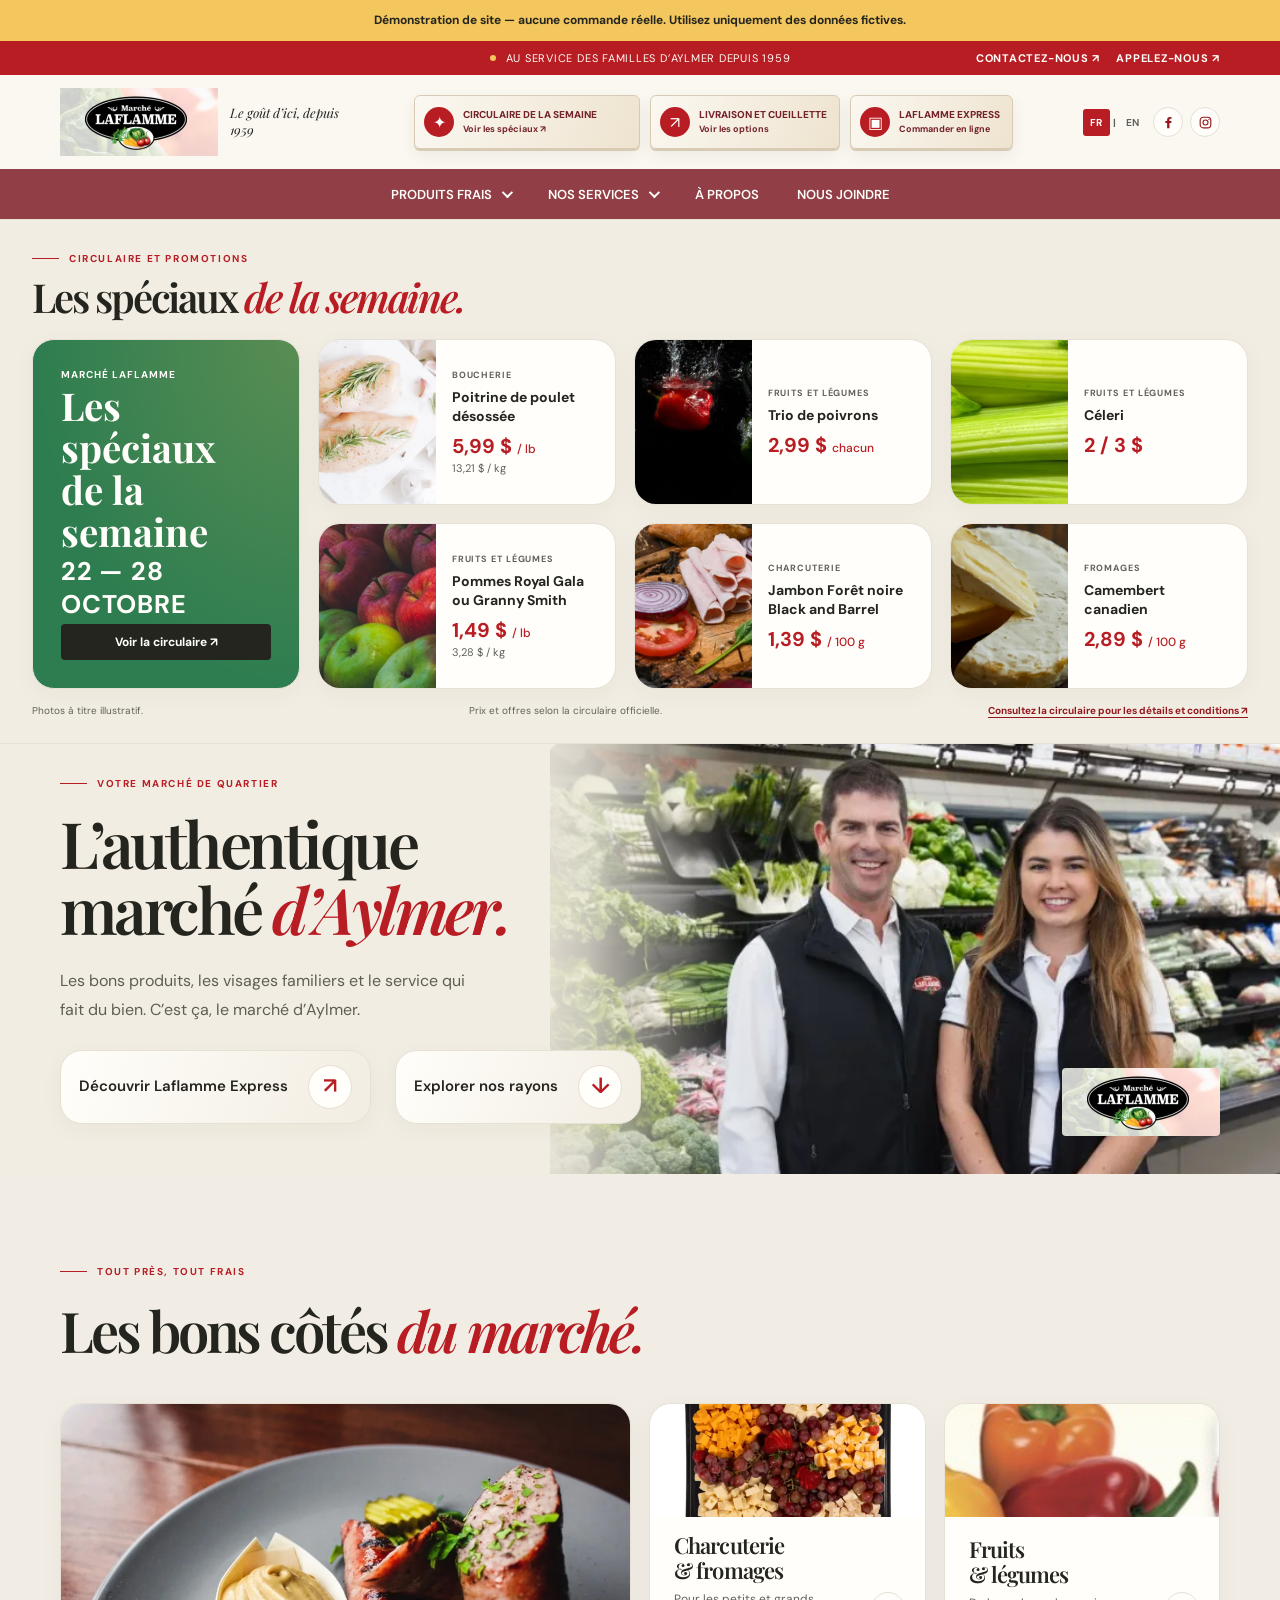
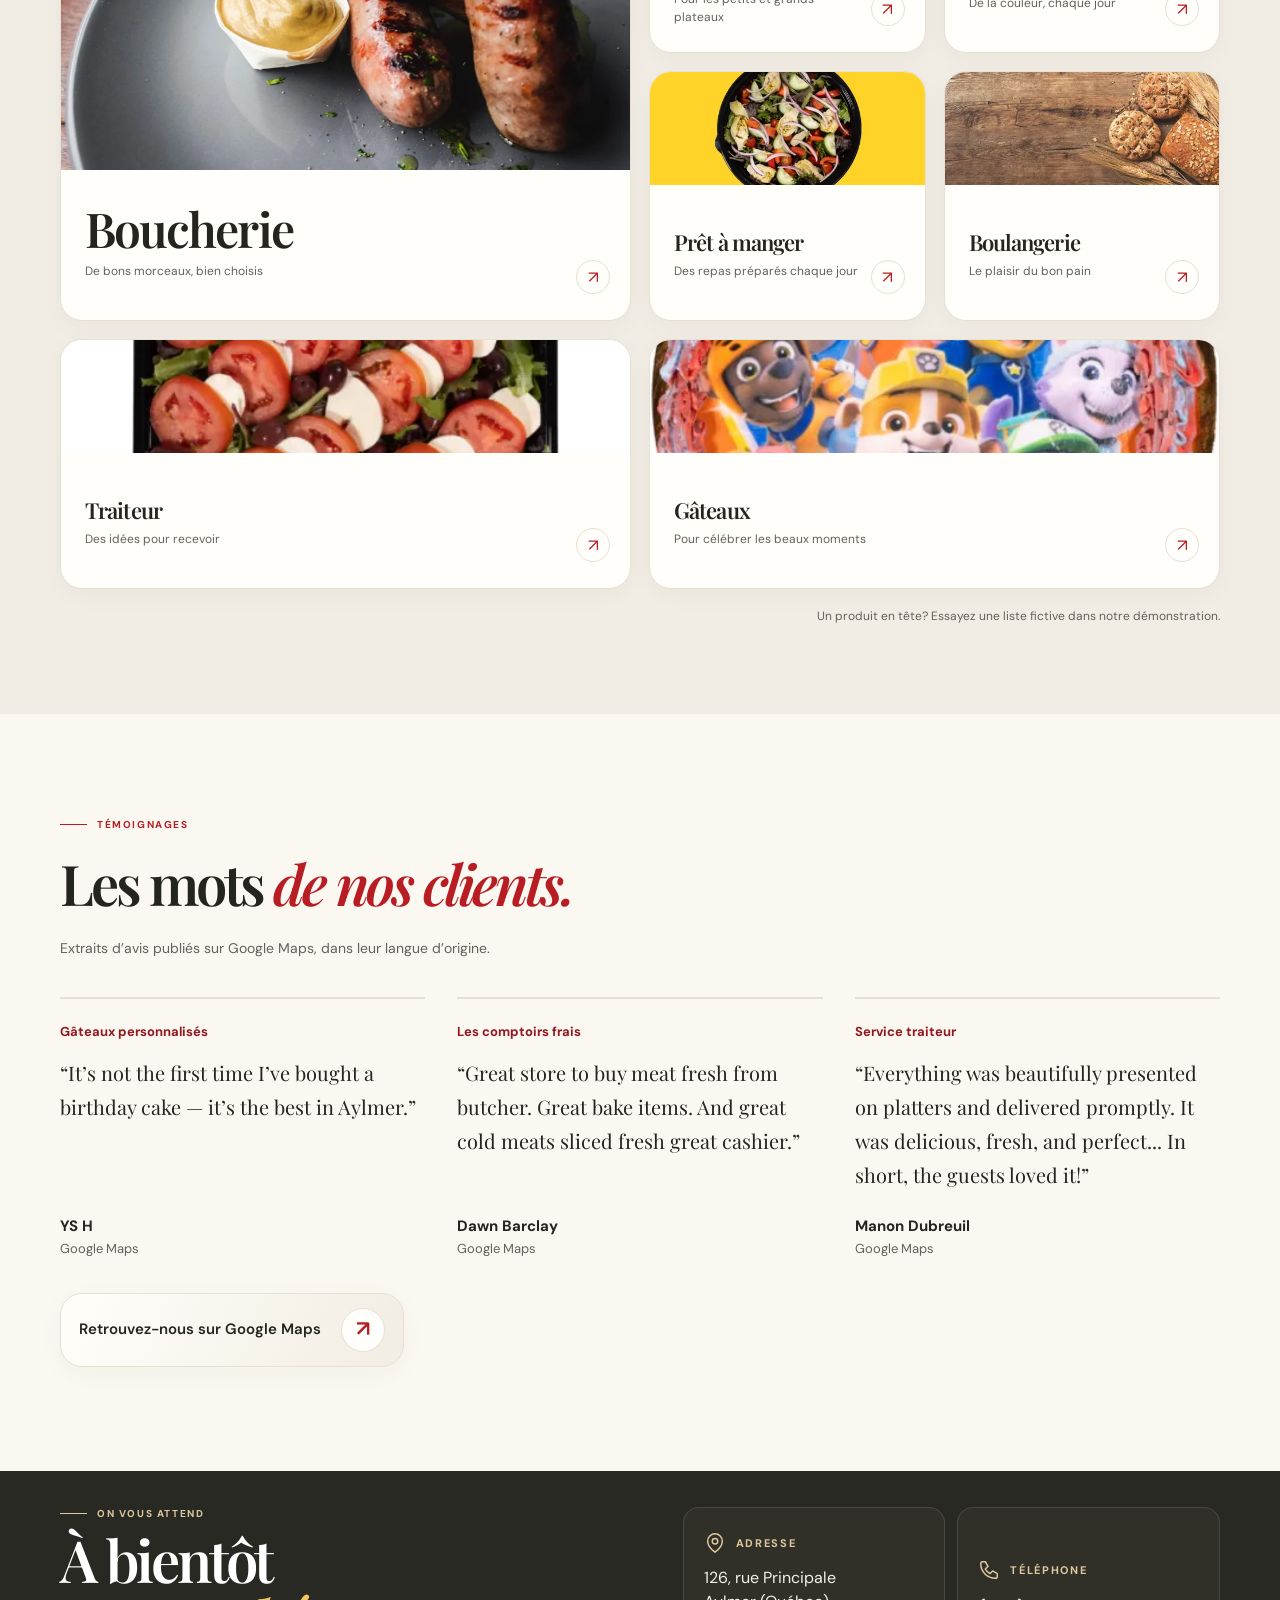
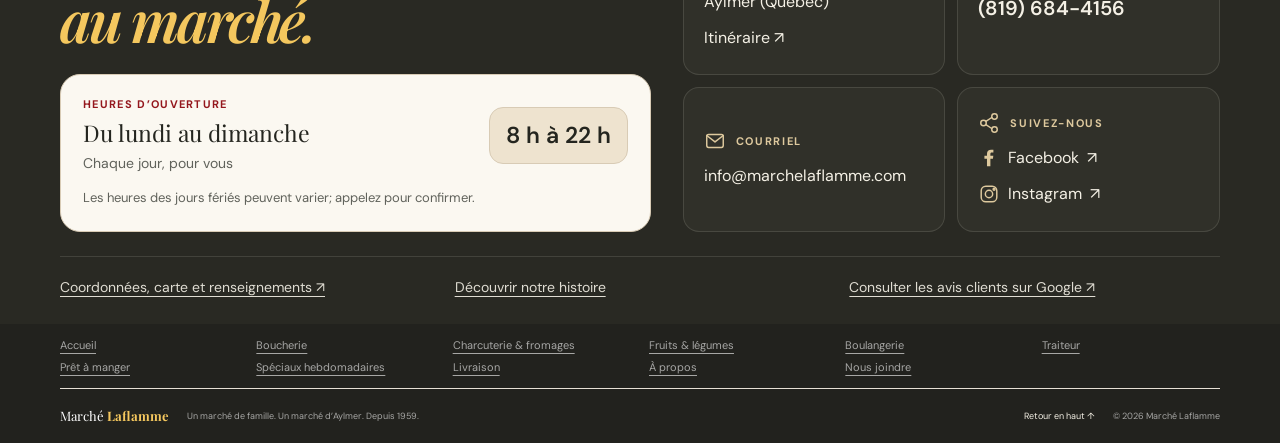
<file: index.html>
<!doctype html>
<html lang="fr-CA">
  <head>
    <meta charset="utf-8">
    <meta name="viewport" content="width=device-width, initial-scale=1">
    <meta name="theme-color" content="#fbf8f1">
    <link rel="icon" type="image/svg+xml" href="./assets/favicon.svg">
    <meta
      name="description"
      content="Depuis 1959, Marché Laflamme sert les familles d'Aylmer. Découvrez nos rayons frais et demandez une livraison avec Laflamme Express."
    >
    <title>Marché Laflamme | Le marché d'Aylmer depuis 1959</title>
    <link rel="preconnect" href="https://fonts.googleapis.com">
    <link rel="preconnect" href="https://fonts.gstatic.com" crossorigin>
    <link
      href="https://fonts.googleapis.com/css2?family=DM+Sans:wght@400;500;600;700&family=Playfair+Display:wght@600;700;800&display=swap"
      rel="preload"
      as="style"
      onload="this.onload=null;this.rel='stylesheet'"
    >
    <noscript>
      <link href="https://fonts.googleapis.com/css2?family=DM+Sans:wght@400;500;600;700&family=Playfair+Display:wght@600;700;800&display=swap" rel="stylesheet">
    </noscript>
    <link rel="stylesheet" href="./styles.css?v=20261103-reviews">
    <script src="./app.js?v=20261025-pages" defer></script>
    <script src="./language.js?v=20261103-reviews" defer></script>
  </head>
  <body>
    <a class="skip-link" href="#contenu">Passer au contenu</a>
    <aside class="demo-banner" aria-label="Avis de démonstration">
      Démonstration de site — aucune commande réelle. Utilisez uniquement des données fictives.
    </aside>

    <div class="announcement">
      <div class="container announcement__inner">
        <span class="announcement__dot" aria-hidden="true"></span>
        <p>Au service des familles d’Aylmer depuis 1959</p>
        <div class="announcement__actions">
          <a href="mailto:info@marchelaflamme.com">Contactez-nous <span aria-hidden="true">↗</span></a>
          <a href="tel:+18196844156">Appelez-nous <span aria-hidden="true">↗</span></a>
        </div>
      </div>
    </div>

    <header class="site-header">
      <div class="container header__inner">
        <a class="brand" href="#accueil">
          <img class="brand__logo" src="./assets/marche-laflamme-logo.webp" width="316" height="136" alt="Marché Laflamme">
          <span class="brand__caption">Le goût d’ici, depuis 1959</span>
        </a>
        <div class="language-switch" role="group" aria-label="Langue">
          <button type="button" data-language="fr" aria-label="Passer en français">FR</button>
          <span aria-hidden="true">|</span>
          <button type="button" data-language="en" aria-label="Switch to English">EN</button>
        </div>

        <button
          class="menu-toggle"
          type="button"
          aria-expanded="false"
          aria-controls="navigation"
          aria-label="Ouvrir le menu"
        >
          <span></span><span></span>
        </button>

        <nav class="navigation" id="navigation" aria-label="Navigation principale">
          <a href="#circulaire">Circulaire et promotions</a>
          <a href="#rayons">Nos rayons</a>
          <a href="./service-traiteur.html">Traiteur</a>
          <a href="./boulangerie.html#gateaux">Gâteaux personnalisés</a>
          <a href="./a-propos.html">Notre marché</a>
          <a href="./contact.html">Nous joindre</a>
          <a class="button button--small button--red navigation__cta" href="./livraison.html#commande">
            Essayer la démo
            <span aria-hidden="true">↗</span>
          </a>
        </nav>
      </div>
    </header>

    <main id="contenu">
      <section class="specials" id="circulaire" aria-labelledby="specials-title">
        <div class="container specials__inner">
          <div class="specials__heading">
            <div>
              <p class="eyebrow"><span class="eyebrow__line"></span> Circulaire et promotions</p>
              <h2 id="specials-title">Les spéciaux <em>de la semaine.</em></h2>
            </div>
          </div>

          <div class="specials__rail specials__rail--bento" aria-label="Sélection des spéciaux de la semaine">
            <a class="specials-card specials-card--flyer"
              href="https://marchelaflamme.com/speciaux-hebdomadaires/" target="_blank" rel="noopener noreferrer">
              <span class="specials-card__eyebrow">Marché Laflamme</span>
              <span class="specials-card__flyer-title">Les spéciaux<br>de la semaine</span>
              <span class="specials-card__flyer-date">22 — 28 octobre</span>
              <span class="specials-card__flyer-link">Voir la circulaire <span aria-hidden="true">↗</span></span>
            </a>

            <article class="specials-card">
              <div class="specials-card__image specials-card__image--chicken" aria-hidden="true"></div>
              <div class="specials-card__details">
                <p class="specials-card__category">Boucherie</p>
                <h3>Poitrine de poulet désossée</h3>
                <p class="specials-card__price">5,99 $ <span>/ lb</span></p>
                <p class="specials-card__unit">13,21 $ / kg</p>
              </div>
            </article>

            <article class="specials-card">
              <div class="specials-card__image specials-card__image--peppers" aria-hidden="true"></div>
              <div class="specials-card__details">
                <p class="specials-card__category">Fruits et légumes</p>
                <h3>Trio de poivrons</h3>
                <p class="specials-card__price">2,99 $ <span>chacun</span></p>
              </div>
            </article>

            <article class="specials-card">
              <div class="specials-card__image specials-card__image--celery" aria-hidden="true"></div>
              <div class="specials-card__details">
                <p class="specials-card__category">Fruits et légumes</p>
                <h3>Céleri</h3>
                <p class="specials-card__price">2 / 3 $</p>
              </div>
            </article>

            <article class="specials-card">
              <div class="specials-card__image specials-card__image--apples" aria-hidden="true"></div>
              <div class="specials-card__details">
                <p class="specials-card__category">Fruits et légumes</p>
                <h3>Pommes Royal Gala ou Granny Smith</h3>
                <p class="specials-card__price">1,49 $ <span>/ lb</span></p>
                <p class="specials-card__unit">3,28 $ / kg</p>
              </div>
            </article>
            <article class="specials-card">
              <div class="specials-card__image specials-card__image--ham" aria-hidden="true"></div>
              <div class="specials-card__details">
                <p class="specials-card__category">Charcuterie</p>
                <h3>Jambon Forêt noire Black and Barrel</h3>
                <p class="specials-card__price">1,39 $ <span>/ 100 g</span></p>
              </div>
            </article>
            <article class="specials-card">
              <div class="specials-card__image specials-card__image--camembert" aria-hidden="true"></div>
              <div class="specials-card__details">
                <p class="specials-card__category">Fromages</p>
                <h3>Camembert canadien</h3>
                <p class="specials-card__price">2,89 $ <span>/ 100 g</span></p>
              </div>
            </article>
          </div>

          <p class="specials__note">
            <span>Photos à titre illustratif.</span>
            Prix et offres selon la circulaire officielle.
            <a href="https://marchelaflamme.com/speciaux-hebdomadaires/" target="_blank" rel="noopener noreferrer">
              Consultez la circulaire pour les détails et conditions <span aria-hidden="true">↗</span>
            </a>
          </p>
        </div>
      </section>

      <section class="hero" id="accueil" aria-labelledby="hero-title">
        <div class="hero__photo" role="img" aria-label="Myriam et son père au rayon des fruits et légumes du Marché Laflamme"></div>
        <div class="hero__wash"></div>
        <div class="container hero__content">
          <p class="eyebrow"><span class="eyebrow__line"></span> Votre marché de quartier</p>
          <h1 id="hero-title">L’authentique<br>marché <em>d’Aylmer.</em></h1>
          <p class="hero__description">
            Les bons produits, les visages familiers et le service qui fait du bien.
            C’est ça, le marché d’Aylmer.
          </p>
          <div class="hero__actions">
            <a class="button button--red" href="./livraison.html#commande">
              Découvrir Laflamme Express <span aria-hidden="true">↗</span>
            </a>
            <a class="text-link" href="#rayons">Explorer nos rayons <span aria-hidden="true">↓</span></a>
          </div>
        </div>
        <img class="hero__logo" src="./assets/marche-laflamme-logo.webp" width="316" height="136" alt="" aria-hidden="true">
      </section>

      <section class="departments section-pad" id="rayons" aria-labelledby="departments-title">
        <div class="container">
          <div class="section-heading">
            <div>
              <p class="eyebrow"><span class="eyebrow__line"></span> Tout près, tout frais</p>
              <h2 id="departments-title">Les bons côtés <em>du marché.</em></h2>
            </div>
          </div>

          <div class="department-grid department-grid--bento">
            <a class="department-card department-card--meat" href="./service-boucherie.html">
              <img class="department-card__photo" src="./assets/butcher-sausages.webp" width="960" height="640" loading="lazy" alt="" aria-hidden="true">
              <span class="department-card__name">Boucherie</span>
              <span class="department-card__detail">De bons morceaux, bien choisis</span>
              <span class="department-card__arrow" aria-hidden="true">↗</span>
            </a>
            <a class="department-card department-card--cheese" href="./charcuterie-fromage.html">
              <img class="department-card__photo" src="./assets/department-cheese.webp" width="480" height="480" loading="lazy" alt="" aria-hidden="true">
              <span class="department-card__name">Charcuterie<br>& fromages</span>
              <span class="department-card__detail">Pour les petits et grands plateaux</span>
              <span class="department-card__arrow" aria-hidden="true">↗</span>
            </a>
            <a class="department-card department-card--produce" href="./fruits-legumes.html">
              <img class="department-card__photo" src="./assets/department-produce.jpg" width="720" height="288" loading="lazy" alt="" aria-hidden="true">
              <span class="department-card__name">Fruits<br>& légumes</span>
              <span class="department-card__detail">De la couleur, chaque jour</span>
              <span class="department-card__arrow" aria-hidden="true">↗</span>
            </a>
            <a class="department-card department-card--ready-meals" href="./pret-a-manger.html">
              <img class="department-card__photo" src="./assets/produce-salade-toscane.webp" width="480" height="317" loading="lazy" alt="" aria-hidden="true">
              <span class="department-card__name">Prêt à manger</span>
              <span class="department-card__detail">Des repas préparés chaque jour</span>
              <span class="department-card__arrow" aria-hidden="true">↗</span>
            </a>
            <a class="department-card department-card--bakery" href="./boulangerie.html">
              <img class="department-card__photo bakery-bread-photo" src="./assets/bakery-bread-480.webp" srcset="./assets/bakery-bread-480.webp 480w, ./assets/bakery-bread-960.webp 960w" sizes="(max-width: 650px) calc((100vw - 46px) / 2), (max-width: 900px) calc((100vw - 76px) / 3), 377px" width="480" height="278" loading="lazy" alt="" aria-hidden="true">
              <span class="department-card__name">Boulangerie</span>
              <span class="department-card__detail">Le plaisir du bon pain</span>
              <span class="department-card__arrow" aria-hidden="true">↗</span>
            </a>
            <a class="department-card department-card--catering" href="./service-traiteur.html">
              <img class="department-card__photo" src="./assets/department-catering.webp" width="480" height="480" loading="lazy" alt="" aria-hidden="true">
              <span class="department-card__name">Traiteur</span>
              <span class="department-card__detail">Des idées pour recevoir</span>
              <span class="department-card__arrow" aria-hidden="true">↗</span>
            </a>
            <a class="department-card department-card--cakes" href="./boulangerie.html#gateaux">
              <img class="department-card__photo" src="./assets/department-cake.webp" width="480" height="477" loading="lazy" alt="" aria-hidden="true">
              <span class="department-card__name">Gâteaux</span>
              <span class="department-card__detail">Pour célébrer les beaux moments</span>
              <span class="department-card__arrow" aria-hidden="true">↗</span>
            </a>
          </div>
          <p class="department-footnote">Un produit en tête? Essayez une liste fictive dans notre démonstration.</p>
        </div>
      </section>

      <section class="testimonials section-pad" aria-labelledby="testimonials-title">
        <div class="container">
          <div class="section-heading">
            <div>
              <p class="eyebrow"><span class="eyebrow__line"></span> Témoignages</p>
              <h2 id="testimonials-title">Les mots <em>de nos clients.</em></h2>
            </div>
          </div>
          <p class="testimonials__intro">Extraits d’avis publiés sur Google Maps, dans leur langue d’origine.</p>
          <div class="testimonials__grid">
            <figure class="testimonial">
              <p class="testimonial__topic">Gâteaux personnalisés</p>
              <blockquote lang="en">
                <p>“It’s not the first time I’ve bought a birthday cake — it’s the best in Aylmer.”</p>
              </blockquote>
              <figcaption><span class="testimonial__author">YS H</span><span>Google Maps</span></figcaption>
            </figure>
            <figure class="testimonial">
              <p class="testimonial__topic">Les comptoirs frais</p>
              <blockquote lang="en">
                <p>“Great store to buy meat fresh from butcher. Great bake items. And great cold meats sliced fresh great cashier.”</p>
              </blockquote>
              <figcaption><span class="testimonial__author">Dawn Barclay</span><span>Google Maps</span></figcaption>
            </figure>
            <figure class="testimonial">
              <p class="testimonial__topic">Service traiteur</p>
              <blockquote lang="en">
                <p>“Everything was beautifully presented on platters and delivered promptly. It was delicious, fresh, and perfect... In short, the guests loved it!”</p>
              </blockquote>
              <figcaption><span class="testimonial__author">Manon Dubreuil</span><span>Google Maps</span></figcaption>
            </figure>
          </div>
          <a class="text-link text-link--red testimonials__link" href="https://maps.google.com/?q=March%C3%A9+Laflamme+126+rue+Principale+Gatineau" target="_blank" rel="noopener noreferrer">Retrouvez-nous sur Google Maps <span aria-hidden="true">↗</span></a>
        </div>
      </section>
    </main>

    <footer class="site-footer">
      <div class="container site-footer__inner">
        <a class="footer-brand" href="#accueil">Marché <strong>Laflamme</strong></a>
        <p>Un marché de famille. Un marché d’Aylmer. Depuis 1959.</p>
        <a class="site-footer__top" href="#accueil">Retour en haut ↑</a>
        <span class="site-footer__copyright">© <span id="current-year"></span> Marché Laflamme</span>
      </div>
    </footer>
  </body>
</html>
</file>
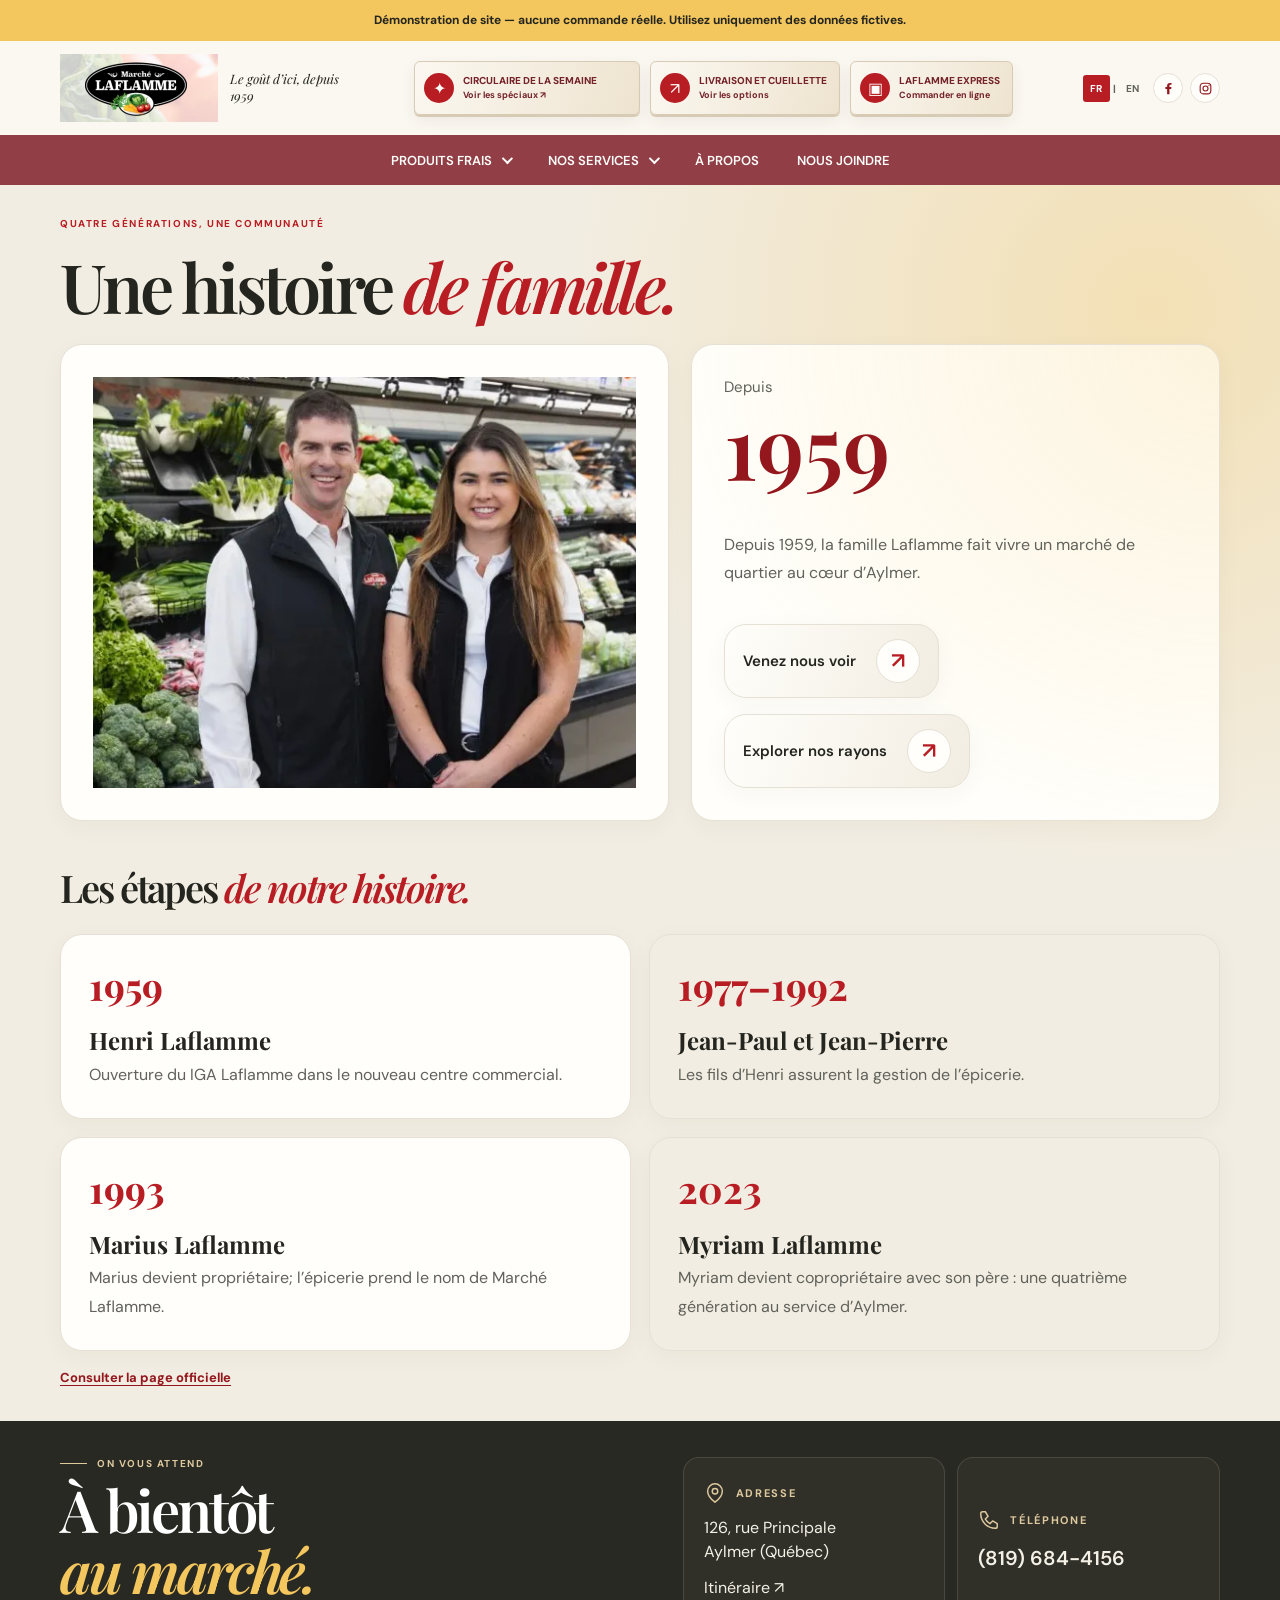
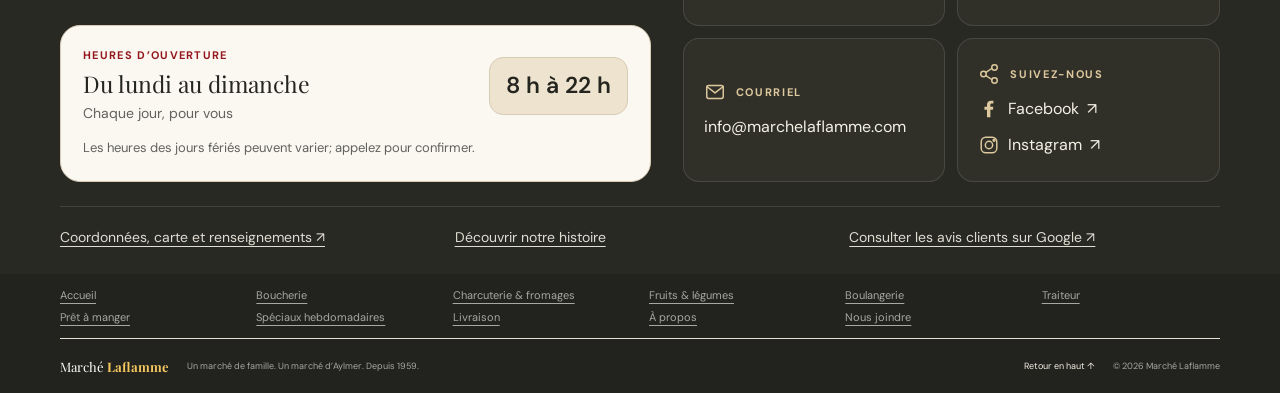
<file: a-propos.html>
<!doctype html>
<html lang="fr-CA">
  <head>
    <meta charset="utf-8">
    <meta name="viewport" content="width=device-width, initial-scale=1">
    <link rel="icon" type="image/svg+xml" href="./assets/favicon.svg">
    <meta name="description" content="Quatre générations au service d’Aylmer : l’histoire du Marché Laflamme depuis 1959.">
    <title>Notre histoire | Marché Laflamme</title>
    <link rel="preconnect" href="https://fonts.googleapis.com">
    <link rel="preconnect" href="https://fonts.gstatic.com" crossorigin>
    <link href="https://fonts.googleapis.com/css2?family=DM+Sans:wght@400;500;600;700&family=Playfair+Display:wght@600;700;800&display=swap" rel="stylesheet">
    <link rel="stylesheet" href="./styles.css">
    <script src="./app.js" defer></script>
    <script src="./language.js" defer></script>
  </head>
  <body class="service-page">
    <a class="skip-link" href="#contenu">Passer au contenu</a>
    <aside class="demo-banner" aria-label="Avis de démonstration">Démonstration de site — aucune commande réelle. Utilisez uniquement des données fictives.</aside>
    <header class="site-header"><div class="container header__inner">
      <a class="brand" href="./index.html"><img class="brand__logo" src="./assets/marche-laflamme-logo.webp" width="316" height="136" alt="Marché Laflamme"><span class="brand__caption">Le goût d’ici, depuis 1959</span></a>
      <div class="language-switch" role="group" aria-label="Langue"><button type="button" data-language="fr" aria-label="Passer en français">FR</button><span aria-hidden="true">|</span><button type="button" data-language="en" aria-label="Switch to English">EN</button></div>
      <button class="menu-toggle" type="button" aria-expanded="false" aria-controls="navigation" aria-label="Ouvrir le menu"><span></span><span></span></button>
      <nav class="navigation" id="navigation" aria-label="Navigation principale"><a href="./index.html#rayons">Nos rayons</a><a href="./contact.html">Nous joindre</a></nav>
    </div></header>
    <main id="contenu">
      <section class="service-hero history-overview" aria-labelledby="service-title"><div class="container history-overview__grid">
        <div class="history-overview__heading">
          <p class="eyebrow">Quatre générations, une communauté</p>
          <h1 id="service-title">Une histoire <em>de famille.</em></h1>
        </div>
        <img class="history-overview__image bento-card" src="./assets/marche-laflamme-equipe.webp" width="630" height="420" alt="Myriam et son père au rayon des fruits et légumes du Marché Laflamme">
        <div class="history-overview__intro bento-card">
          <p class="history-overview__since">Depuis <strong>1959</strong></p>
          <p class="service-hero__lead">Depuis 1959, la famille Laflamme fait vivre un marché de quartier au cœur d’Aylmer.</p>
          <div class="service-actions"><a class="button button--red" href="./contact.html">Venez nous voir</a><a class="text-link text-link--red" href="./index.html#rayons">Explorer nos rayons</a></div>
        </div>
        <section class="history-overview__timeline" aria-labelledby="history-title">
        <div class="service-section-heading"><h2 id="history-title">Les étapes <em>de notre histoire.</em></h2></div>
        <ol class="history-timeline">
          <li class="bento-card"><strong>1959</strong><div><h3>Henri Laflamme</h3><p>Ouverture du IGA Laflamme dans le nouveau centre commercial.</p></div></li>
          <li class="bento-card"><strong>1977–1992</strong><div><h3>Jean-Paul et Jean-Pierre</h3><p>Les fils d’Henri assurent la gestion de l’épicerie.</p></div></li>
          <li class="bento-card"><strong>1993</strong><div><h3>Marius Laflamme</h3><p>Marius devient propriétaire; l’épicerie prend le nom de Marché Laflamme.</p></div></li>
          <li class="bento-card"><strong>2023</strong><div><h3>Myriam Laflamme</h3><p>Myriam devient copropriétaire avec son père : une quatrième génération au service d’Aylmer.</p></div></li>
        </ol>
        <p class="service-footnote"><a href="https://marchelaflamme.com/a-propos/" target="_blank" rel="noopener noreferrer">Consulter la page officielle</a></p>
        </section>
      </div></section>
    </main>
    <footer class="site-footer"><div class="container site-footer__inner"><a class="footer-brand" href="./index.html">Marché <strong>Laflamme</strong></a><p>Un marché de famille. Un marché d’Aylmer. Depuis 1959.</p><a class="site-footer__top" href="#contenu">Retour en haut ↑</a><span class="site-footer__copyright">© <span id="current-year"></span> Marché Laflamme</span></div></footer>
  </body>
</html>
</file>
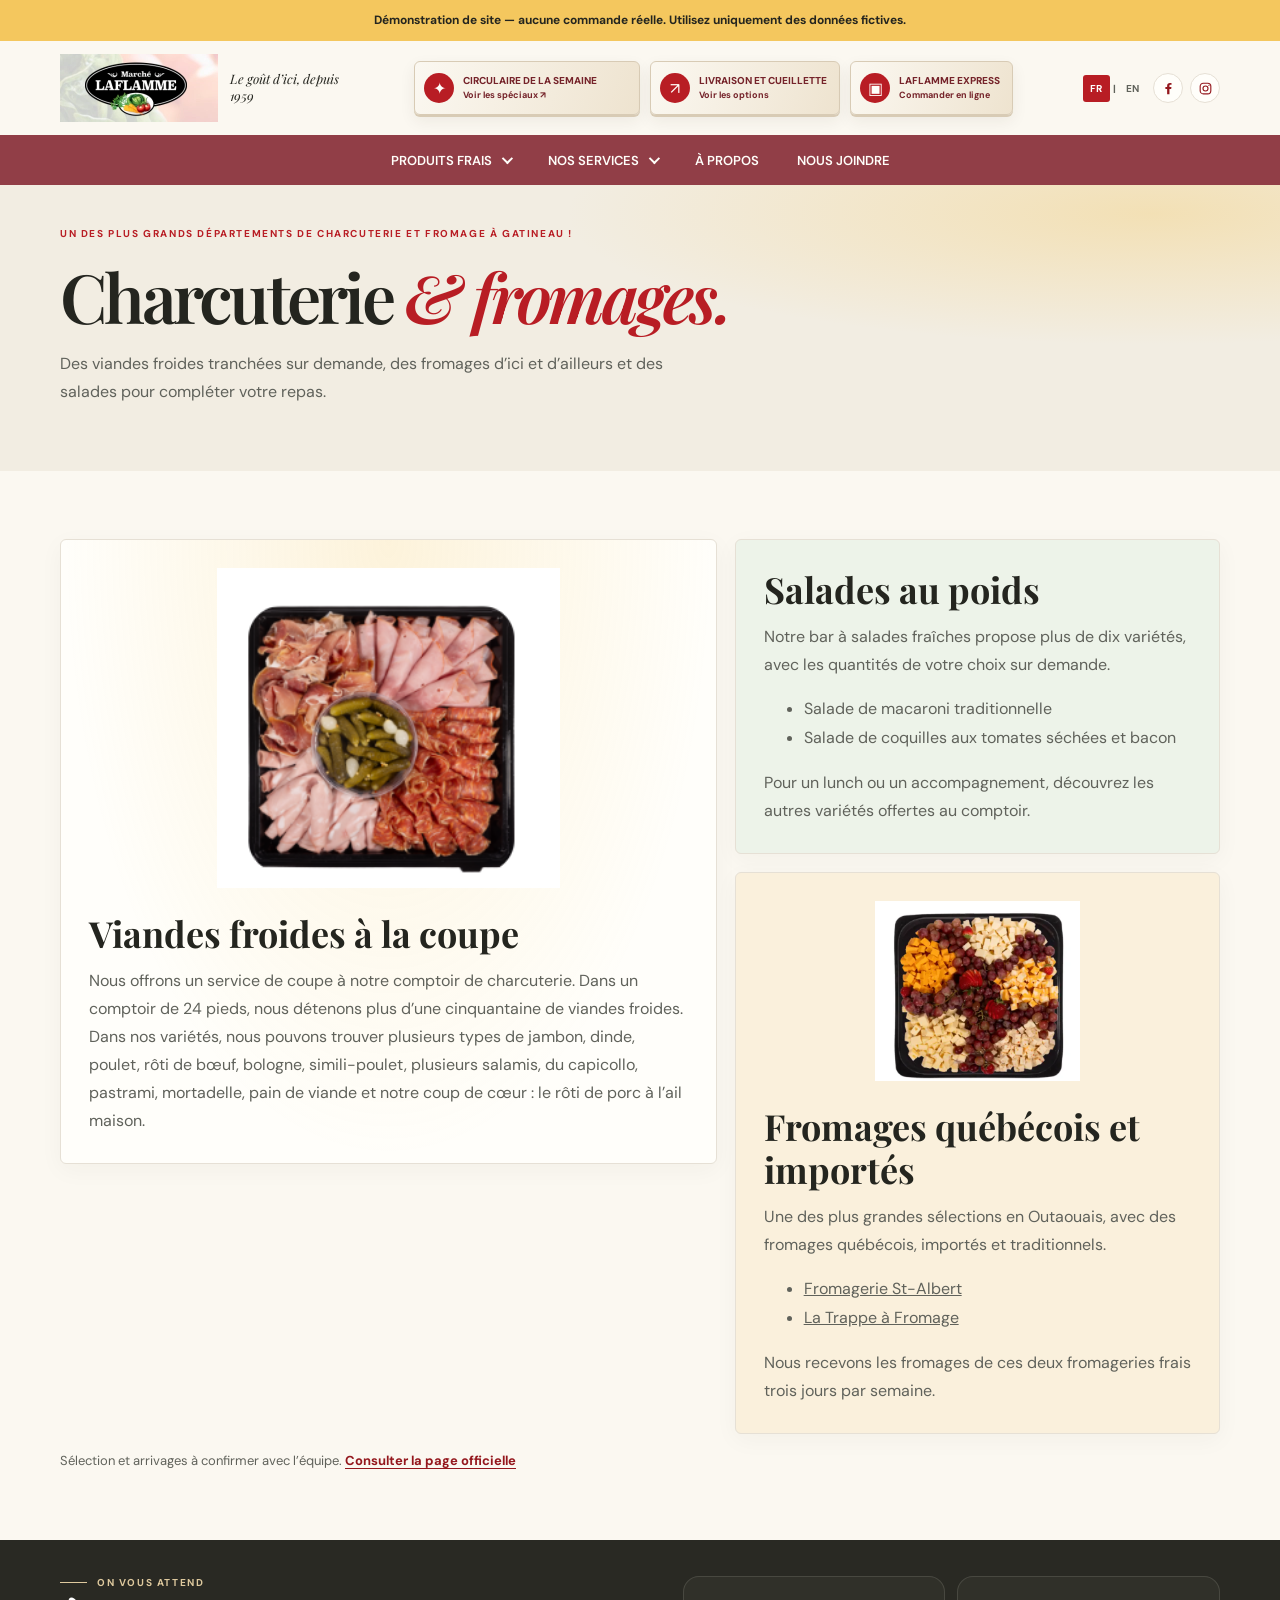
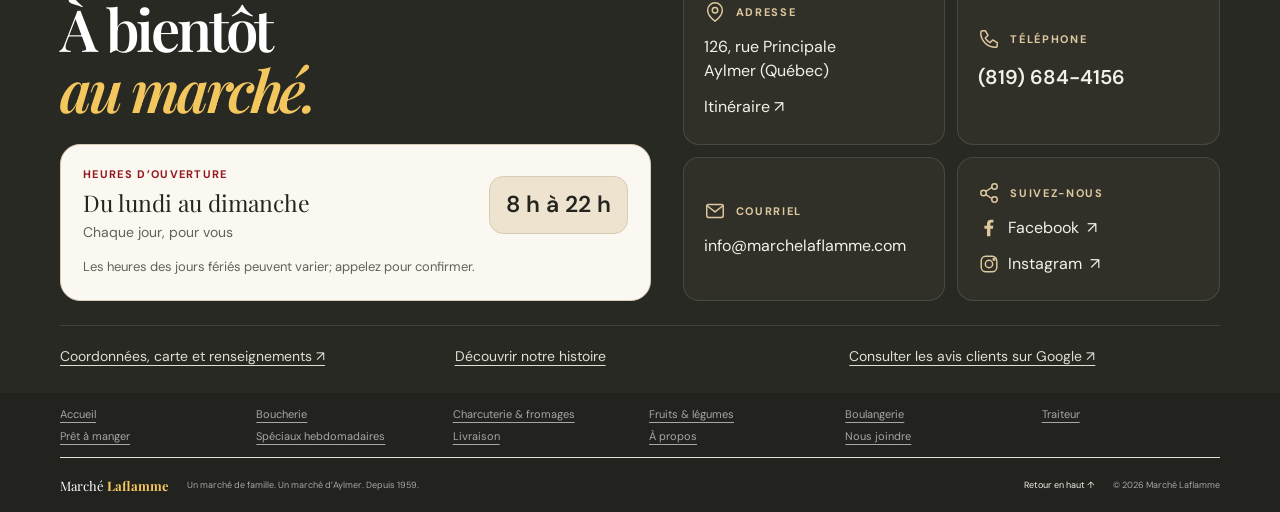
<file: charcuterie-fromage.html>
<!doctype html>
<html lang="fr-CA">
  <head>
    <meta charset="utf-8">
    <meta name="viewport" content="width=device-width, initial-scale=1">
    <link rel="icon" type="image/svg+xml" href="./assets/favicon.svg">
    <meta name="description" content="Charcuterie, fromages et salades au Marché Laflamme à Aylmer.">
    <title>Charcuterie & fromages | Marché Laflamme</title>
    <link rel="preconnect" href="https://fonts.googleapis.com">
    <link rel="preconnect" href="https://fonts.gstatic.com" crossorigin>
    <link href="https://fonts.googleapis.com/css2?family=DM+Sans:wght@400;500;600;700&family=Playfair+Display:wght@600;700;800&display=swap" rel="stylesheet">
    <link rel="stylesheet" href="./styles.css">
    <script src="./app.js" defer></script>
    <script src="./language.js" defer></script>
  </head>
  <body class="service-page">
    <a class="skip-link" href="#contenu">Passer au contenu</a>
    <aside class="demo-banner" aria-label="Avis de démonstration">Démonstration de site — aucune commande réelle. Utilisez uniquement des données fictives.</aside>
    <header class="site-header">
      <div class="container header__inner">
        <a class="brand" href="./index.html"><img class="brand__logo" src="./assets/marche-laflamme-logo.webp" width="316" height="136" alt="Marché Laflamme"><span class="brand__caption">Le goût d’ici, depuis 1959</span></a>
        <div class="language-switch" role="group" aria-label="Langue"><button type="button" data-language="fr" aria-label="Passer en français">FR</button><span aria-hidden="true">|</span><button type="button" data-language="en" aria-label="Switch to English">EN</button></div>
        <button class="menu-toggle" type="button" aria-expanded="false" aria-controls="navigation" aria-label="Ouvrir le menu"><span></span><span></span></button>
        <nav class="navigation" id="navigation" aria-label="Navigation principale"><a href="./index.html#rayons">Nos rayons</a><a href="./contact.html">Nous joindre</a></nav>
      </div>
    </header>
    <main id="contenu">
      <section class="service-hero charcuterie-service-hero" aria-labelledby="service-title">
        <div class="container">
          <div>
            <p class="eyebrow">Un des plus grands départements de charcuterie et fromage à Gatineau !</p>
            <h1 id="service-title">Charcuterie <em>& fromages.</em></h1>
            <p class="service-hero__lead">Des viandes froides tranchées sur demande, des fromages d’ici et d’ailleurs et des salades pour compléter votre repas.</p>
          </div>
        </div>
      </section>
      <section class="service-content">
        <div class="container">
          <div class="butchery-grid deli-bento">
            <article class="butchery-card bento-card deli-bento__cuts">
              <img class="deli-bento__photo" src="./assets/charcuterie-plateau.png" width="263" height="245" alt="Assortiment de viandes froides et cornichons">
              <h2>Viandes froides à la coupe</h2>
              <p>Nous offrons un service de coupe à notre comptoir de charcuterie. Dans un comptoir de 24 pieds, nous détenons plus d’une cinquantaine de viandes froides. Dans nos variétés, nous pouvons trouver plusieurs types de jambon, dinde, poulet, rôti de bœuf, bologne, simili-poulet, plusieurs salamis, du capicollo, pastrami, mortadelle, pain de viande et notre coup de cœur : le rôti de porc à l’ail maison.</p>
            </article>
            <article class="butchery-card bento-card deli-bento__salads">
              <h2>Salades au poids</h2>
              <p>Notre bar à salades fraîches propose plus de dix variétés, avec les quantités de votre choix sur demande.</p>
              <ul class="meal-lists">
                <li>Salade de macaroni traditionnelle</li>
                <li>Salade de coquilles aux tomates séchées et bacon</li>
              </ul>
              <p>Pour un lunch ou un accompagnement, découvrez les autres variétés offertes au comptoir.</p>
            </article>
            <article class="butchery-card bento-card deli-bento__cheese">
              <img class="deli-bento__photo" src="./assets/fromage-plateau.png" width="299" height="263" loading="lazy" alt="Assortiment de fromages, fruits et raisins">
              <h2>Fromages québécois et importés</h2>
              <p>Une des plus grandes sélections en Outaouais, avec des fromages québécois, importés et traditionnels.</p>
              <ul class="meal-lists">
                <li><a href="https://www.fromagestalbert.com/" target="_blank" rel="noopener noreferrer">Fromagerie St-Albert</a></li>
                <li><a href="https://www.trappeafromage.com/" target="_blank" rel="noopener noreferrer">La Trappe à Fromage</a></li>
              </ul>
              <p>Nous recevons les fromages de ces deux fromageries frais trois jours par semaine.</p>
            </article>
          </div>
          <p class="service-footnote">Sélection et arrivages à confirmer avec l’équipe. <a href="https://marchelaflamme.com/charcuterie-fromage/" target="_blank" rel="noopener noreferrer">Consulter la page officielle</a></p>
        </div>
      </section>
    </main>
    <footer class="site-footer"><div class="container site-footer__inner"><a class="footer-brand" href="./index.html">Marché <strong>Laflamme</strong></a><p>Un marché de famille. Un marché d’Aylmer. Depuis 1959.</p><a class="site-footer__top" href="#contenu">Retour en haut ↑</a><span class="site-footer__copyright">© <span id="current-year"></span> Marché Laflamme</span></div></footer>
  </body>
</html>
</file>
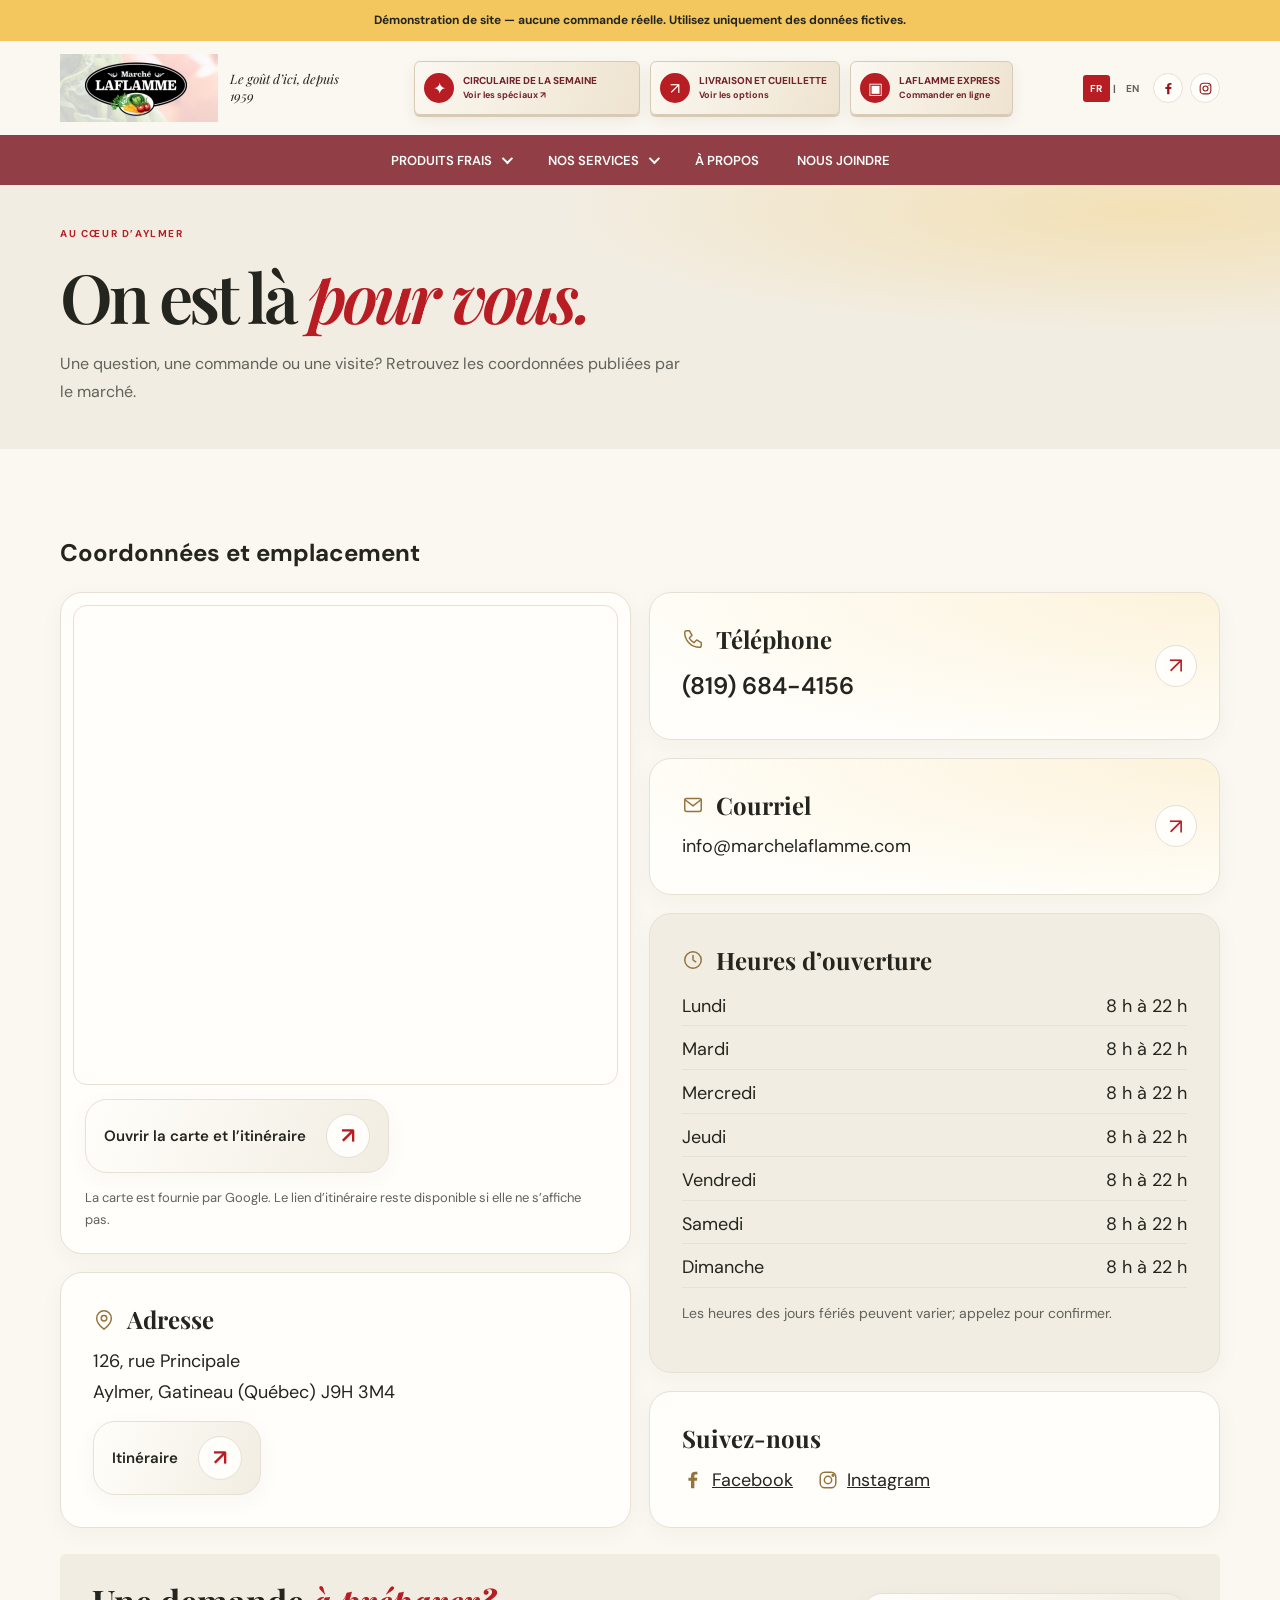
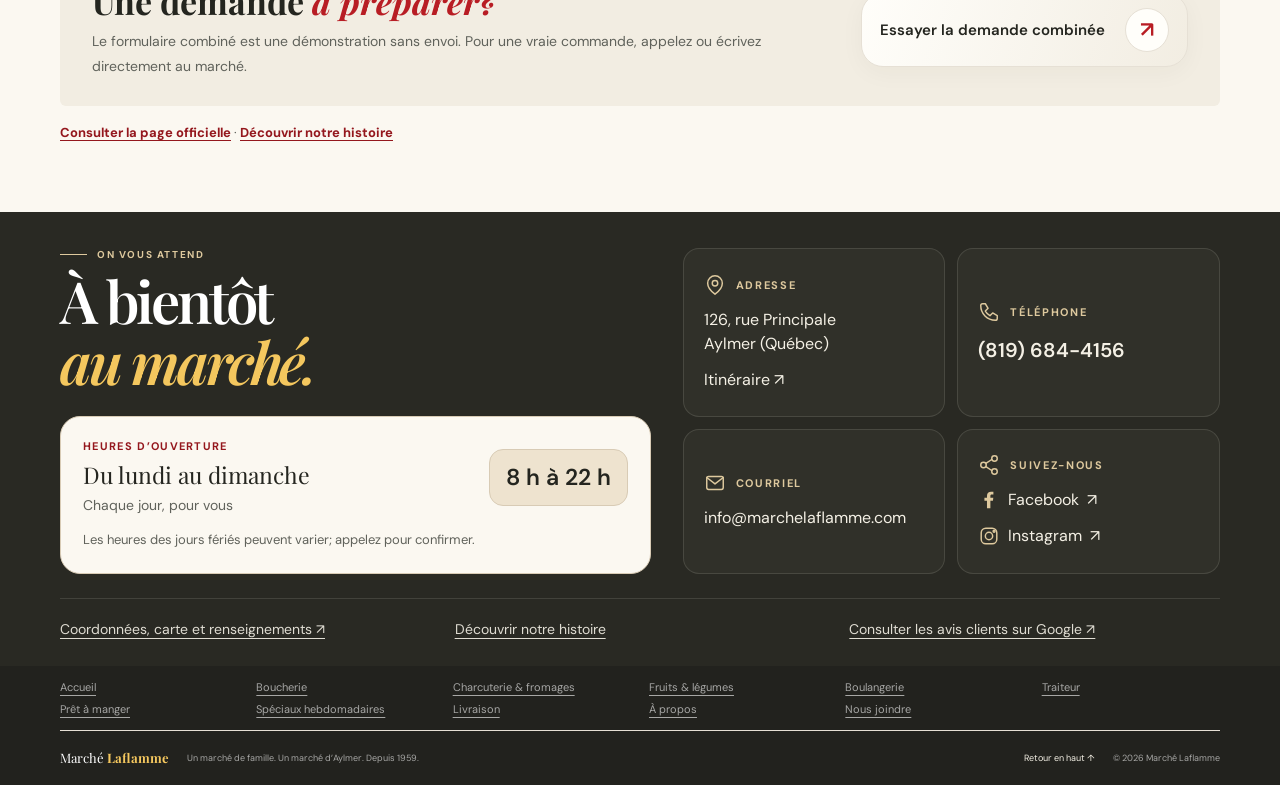
<file: contact.html>
<!doctype html>
<html lang="fr-CA">
  <head>
    <meta charset="utf-8">
    <meta name="viewport" content="width=device-width, initial-scale=1">
    <link rel="icon" type="image/svg+xml" href="./assets/favicon.svg">
    <meta name="description" content="Coordonnées, emplacement et liens du Marché Laflamme à Aylmer.">
    <title>Nous joindre | Marché Laflamme</title>
    <link rel="preconnect" href="https://fonts.googleapis.com">
    <link rel="preconnect" href="https://fonts.gstatic.com" crossorigin>
    <link href="https://fonts.googleapis.com/css2?family=DM+Sans:wght@400;500;600;700&family=Playfair+Display:wght@600;700;800&display=swap" rel="stylesheet">
    <link rel="stylesheet" href="./styles.css">
    <script src="./app.js" defer></script>
    <script src="./language.js" defer></script>
  </head>
  <body class="service-page">
    <a class="skip-link" href="#contenu">Passer au contenu</a>
    <aside class="demo-banner" aria-label="Avis de démonstration">Démonstration de site — aucune commande réelle. Utilisez uniquement des données fictives.</aside>
    <header class="site-header"><div class="container header__inner">
      <a class="brand" href="./index.html"><img class="brand__logo" src="./assets/marche-laflamme-logo.webp" width="316" height="136" alt="Marché Laflamme"><span class="brand__caption">Le goût d’ici, depuis 1959</span></a>
      <div class="language-switch" role="group" aria-label="Langue"><button type="button" data-language="fr" aria-label="Passer en français">FR</button><span aria-hidden="true">|</span><button type="button" data-language="en" aria-label="Switch to English">EN</button></div>
      <button class="menu-toggle" type="button" aria-expanded="false" aria-controls="navigation" aria-label="Ouvrir le menu"><span></span><span></span></button>
      <nav class="navigation" id="navigation" aria-label="Navigation principale"><a href="./index.html#rayons">Nos rayons</a><a href="./contact.html">Nous joindre</a></nav>
    </div></header>
    <main id="contenu">
      <section class="service-hero service-hero--compact" aria-labelledby="service-title"><div class="container"><p class="eyebrow">Au cœur d’Aylmer</p><h1 id="service-title">On est là <em>pour vous.</em></h1><p class="service-hero__lead">Une question, une commande ou une visite? Retrouvez les coordonnées publiées par le marché.</p></div></section>
      <section class="service-content" aria-labelledby="contact-details"><div class="container">
        <h2 id="contact-details">Coordonnées et emplacement</h2>
        <div class="contact-bento contact-details">
          <div class="contact-bento__column contact-bento__column--location">
          <div class="contact-map bento-card">
            <iframe class="store-map" src="https://maps.google.com/maps?q=March%C3%A9%20Laflamme%20126%20rue%20Principale%20Gatineau&amp;output=embed" width="600" height="360" loading="lazy" referrerpolicy="no-referrer" title="Carte du Marché Laflamme"></iframe>
            <p><a class="text-link text-link--red" href="https://maps.google.com/?q=March%C3%A9+Laflamme+126+rue+Principale+Gatineau" target="_blank" rel="noopener noreferrer">Ouvrir la carte et l’itinéraire</a></p>
            <p class="service-footnote">La carte est fournie par Google. Le lien d’itinéraire reste disponible si elle ne s’affiche pas.</p>
          </div>
          <div class="bento-card contact-bento__address">
            <h3><svg class="contact-icon" viewBox="0 0 24 24" aria-hidden="true" focusable="false"><path d="M20 10c0 6-8 12-8 12S4 16 4 10a8 8 0 1 1 16 0Z"/><circle cx="12" cy="10" r="3"/></svg>Adresse</h3><address>126, rue Principale<br>Aylmer, Gatineau (Québec) J9H 3M4</address>
            <a class="text-link text-link--red" href="https://maps.google.com/?q=March%C3%A9+Laflamme+126+rue+Principale+Gatineau" target="_blank" rel="noopener noreferrer">Itinéraire</a>
          </div>
          </div>
          <div class="contact-bento__column">
          <a class="bento-card contact-bento__action" href="tel:+18196844156">
            <h3><svg class="contact-icon" viewBox="0 0 24 24" aria-hidden="true" focusable="false"><path d="m8 3 3 5-3 3a14 14 0 0 0 5 5l3-3 5 3v3a2 2 0 0 1-2 2C10 21 3 14 3 5a2 2 0 0 1 2-2Z"/></svg>Téléphone</h3><span class="contact-bento__phone">(819) 684-4156</span><span class="bento-arrow" aria-hidden="true">↗</span>
          </a>
          <a class="bento-card contact-bento__action" href="mailto:info@marchelaflamme.com">
            <h3><svg class="contact-icon" viewBox="0 0 24 24" aria-hidden="true" focusable="false"><rect x="3" y="5" width="18" height="14" rx="2"/><path d="m3 6 9 7 9-7"/></svg>Courriel</h3><span>info@marchelaflamme.com</span><span class="bento-arrow" aria-hidden="true">↗</span>
          </a>
          <div class="bento-card contact-bento__hours">
            <h3><svg class="contact-icon" viewBox="0 0 24 24" aria-hidden="true" focusable="false"><circle cx="12" cy="12" r="9"/><path d="M12 7v5l3 2"/></svg>Heures d’ouverture</h3>
            <ul class="store-hours">
              <li><span>Lundi</span><span>8 h à 22 h</span></li>
              <li><span>Mardi</span><span>8 h à 22 h</span></li>
              <li><span>Mercredi</span><span>8 h à 22 h</span></li>
              <li><span>Jeudi</span><span>8 h à 22 h</span></li>
              <li><span>Vendredi</span><span>8 h à 22 h</span></li>
              <li><span>Samedi</span><span>8 h à 22 h</span></li>
              <li><span>Dimanche</span><span>8 h à 22 h</span></li>
            </ul>
            <p>Les heures des jours fériés peuvent varier; appelez pour confirmer.</p>
          </div>
          <div class="bento-card contact-bento__social">
            <h3>Suivez-nous</h3><div class="service-actions"><a href="https://www.facebook.com/MarcheLaflamme" target="_blank" rel="noopener noreferrer"><svg class="contact-icon contact-icon--filled" viewBox="0 0 24 24" aria-hidden="true" focusable="false"><path d="M13.5 21v-8.2h2.8l.4-3.2h-3.2V7.5c0-.9.3-1.6 1.6-1.6h1.7V3.1c-.3 0-1.4-.1-2.6-.1-2.6 0-4.4 1.6-4.4 4.5v2.1H7v3.2h2.8V21h3.7Z"/></svg>Facebook</a><a href="https://www.instagram.com/marchelaflamme/" target="_blank" rel="noopener noreferrer"><svg class="contact-icon" viewBox="0 0 24 24" aria-hidden="true" focusable="false"><rect x="3.5" y="3.5" width="17" height="17" rx="5"/><circle cx="12" cy="12" r="4"/><circle cx="17.5" cy="6.8" r="1"/></svg>Instagram</a></div>
          </div>
          </div>
        </div>
        <div class="butchery-ready"><div><h2>Une demande <em>à préparer?</em></h2><p>Le formulaire combiné est une démonstration sans envoi. Pour une vraie commande, appelez ou écrivez directement au marché.</p></div><a class="button button--red" href="./demande-services.html#demande">Essayer la demande combinée</a></div>
        <p class="service-footnote"><a href="https://marchelaflamme.com/nous-joindre/" target="_blank" rel="noopener noreferrer">Consulter la page officielle</a> · <a href="./a-propos.html">Découvrir notre histoire</a></p>
      </div></section>
    </main>
    <footer class="site-footer"><div class="container site-footer__inner"><a class="footer-brand" href="./index.html">Marché <strong>Laflamme</strong></a><p>Un marché de famille. Un marché d’Aylmer. Depuis 1959.</p><a class="site-footer__top" href="#contenu">Retour en haut ↑</a><span class="site-footer__copyright">© <span id="current-year"></span> Marché Laflamme</span></div></footer>
  </body>
</html>
</file>
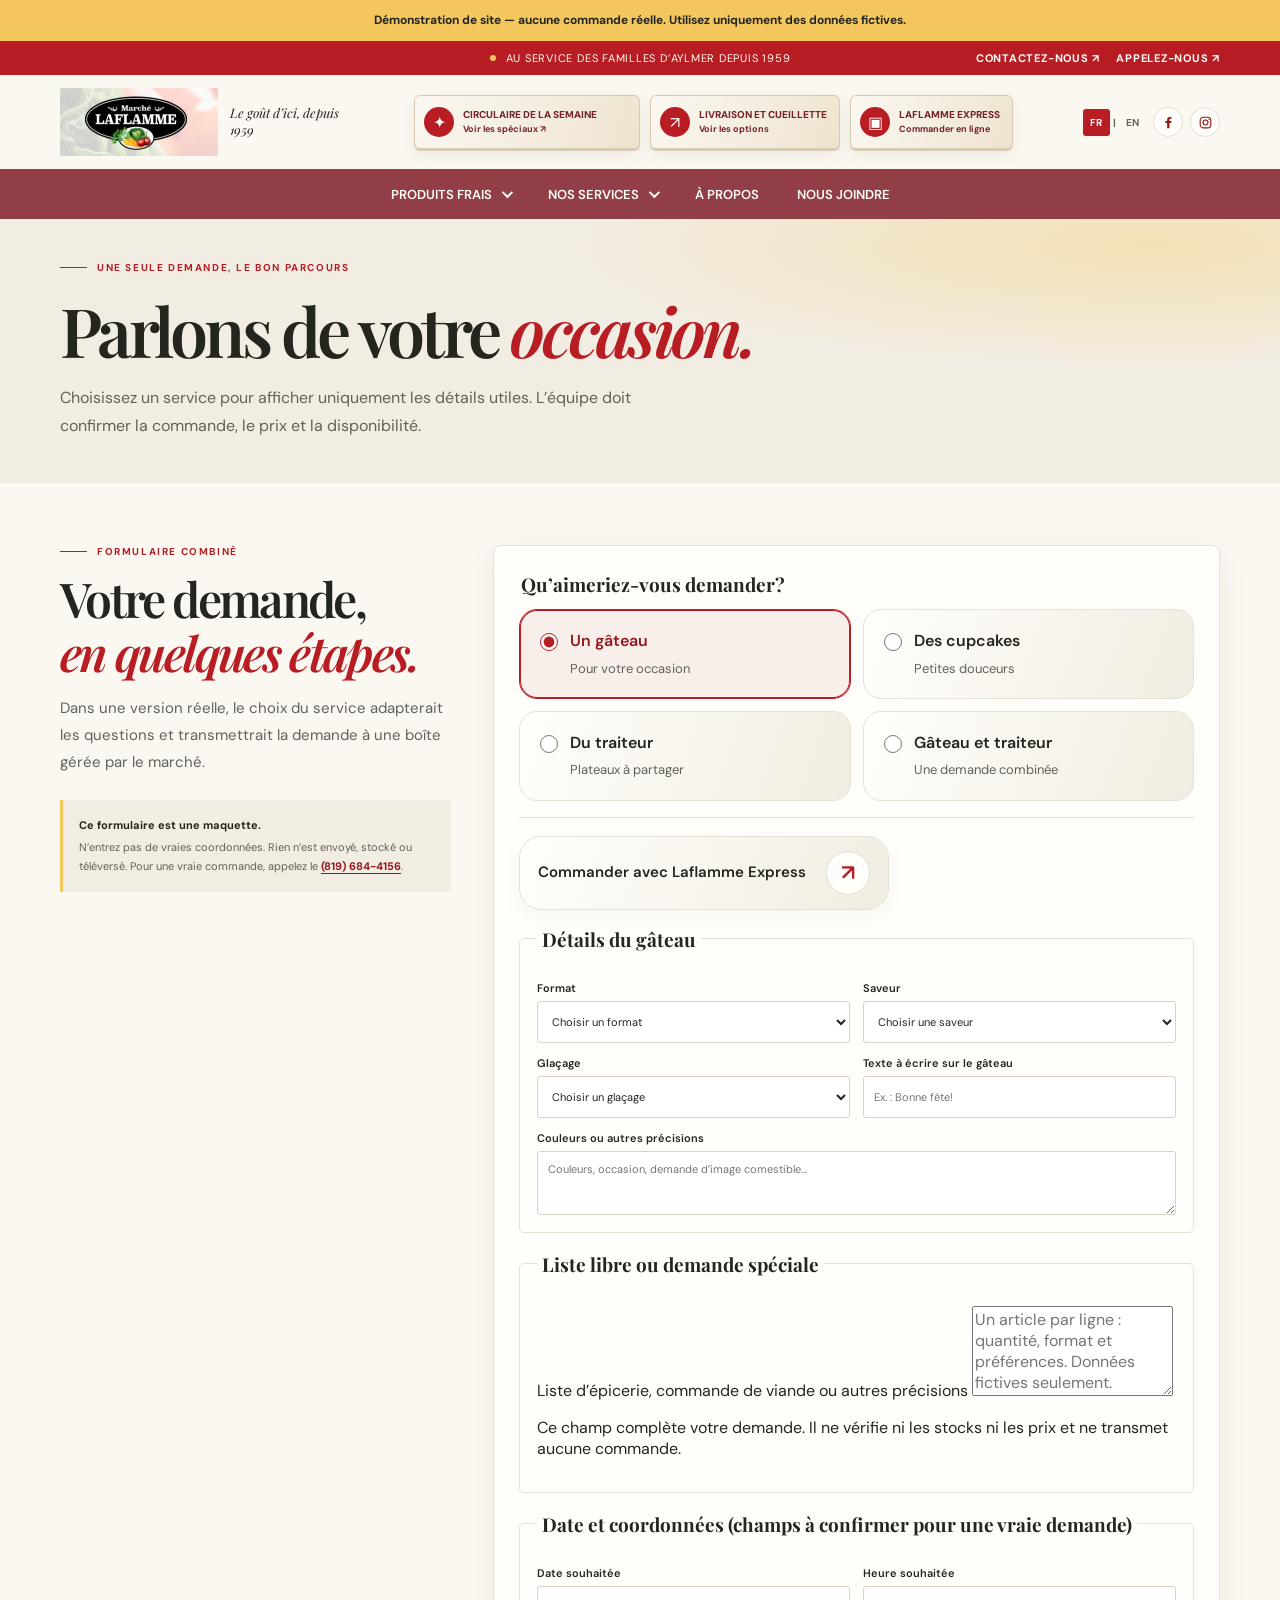
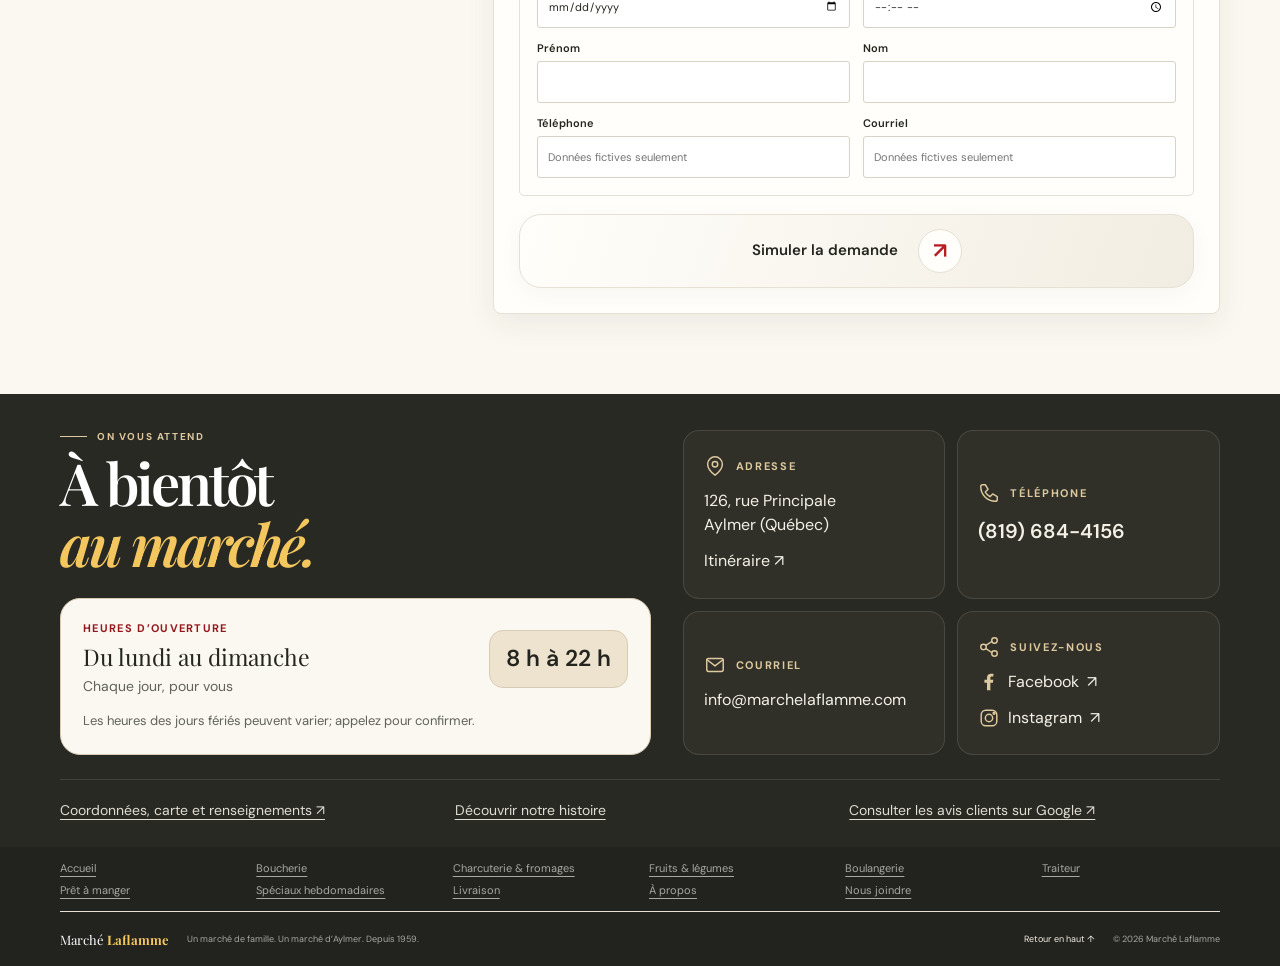
<file: demande-services.html>
<!doctype html>
<html lang="fr-CA">
  <head>
    <meta charset="utf-8">
    <meta name="viewport" content="width=device-width, initial-scale=1">
    <link rel="icon" type="image/svg+xml" href="./assets/favicon.svg">
    <meta name="theme-color" content="#fbf8f1">
    <meta name="description" content="Prototype de demande pour les services de gâteaux et de traiteur du Marché Laflamme.">
    <title>Demande de service | Marché Laflamme</title>
    <link rel="preconnect" href="https://fonts.googleapis.com">
    <link rel="preconnect" href="https://fonts.gstatic.com" crossorigin>
    <link href="https://fonts.googleapis.com/css2?family=DM+Sans:wght@400;500;600;700&family=Playfair+Display:wght@600;700;800&display=swap" rel="stylesheet">
    <link rel="stylesheet" href="./styles.css">
    <script src="./app.js" defer></script>
    <script src="./services.js" defer></script>
    <script src="./language.js" defer></script>
  </head>
  <body class="service-page">
    <a class="skip-link" href="#contenu">Passer au contenu</a>
    <aside class="demo-banner" aria-label="Avis de démonstration">
      Démonstration de site — aucune commande réelle. Utilisez uniquement des données fictives.
    </aside>

    <div class="announcement">
      <div class="container announcement__inner">
        <span class="announcement__dot" aria-hidden="true"></span>
        <p>Au service des familles d’Aylmer depuis 1959</p>
        <div class="announcement__actions">
          <a href="mailto:info@marchelaflamme.com">Contactez-nous <span aria-hidden="true">↗</span></a>
          <a href="tel:+18196844156">Appelez-nous <span aria-hidden="true">↗</span></a>
        </div>
      </div>
    </div>

    <header class="site-header">
      <div class="container header__inner">
        <a class="brand" href="./index.html#accueil">
          <img class="brand__logo" src="./assets/marche-laflamme-logo.webp" width="316" height="136" alt="Marché Laflamme">
          <span class="brand__caption">Le goût d’ici, depuis 1959</span>
        </a>
        <div class="language-switch" role="group" aria-label="Langue">
          <button type="button" data-language="fr" aria-label="Passer en français">FR</button>
          <span aria-hidden="true">|</span>
          <button type="button" data-language="en" aria-label="Switch to English">EN</button>
        </div>
        <button class="menu-toggle" type="button" aria-expanded="false" aria-controls="navigation" aria-label="Ouvrir le menu">
          <span></span><span></span>
        </button>
        <nav class="navigation" id="navigation" aria-label="Navigation principale">
          <a href="./index.html#circulaire">Circulaire</a>
          <a href="./index.html#rayons">Nos rayons</a>
          <a href="./service-traiteur.html">Traiteur</a>
          <a href="./index.html#contact">Nous joindre</a>
        </nav>
      </div>
    </header>

    <main id="contenu">
      <section class="service-hero service-hero--compact" aria-labelledby="request-title">
        <div class="container">
          <p class="eyebrow"><span class="eyebrow__line"></span> Une seule demande, le bon parcours</p>
          <h1 id="request-title">Parlons de votre <em>occasion.</em></h1>
          <p class="service-hero__lead">Choisissez un service pour afficher uniquement les détails utiles. L’équipe doit confirmer la commande, le prix et la disponibilité.</p>
        </div>
      </section>

      <section class="service-request-section" id="demande" aria-labelledby="request-form-title">
        <div class="container service-request-layout">
          <div class="service-request-intro">
            <p class="eyebrow"><span class="eyebrow__line"></span> Formulaire combiné</p>
            <h2 id="request-form-title">Votre demande,<br><em>en quelques étapes.</em></h2>
            <p>Dans une version réelle, le choix du service adapterait les questions et transmettrait la demande à une boîte gérée par le marché.</p>
            <div class="service-demo-warning">
              <strong>Ce formulaire est une maquette.</strong>
              N’entrez pas de vraies coordonnées. Rien n’est envoyé, stocké ou téléversé.
              Pour une vraie commande, appelez le <a href="tel:+18196844156">(819) 684-4156</a>.
            </div>
          </div>

          <div class="request-card" data-service-request>
            <fieldset class="request-type">
              <legend>Qu’aimeriez-vous demander?</legend>
              <div class="request-type__tiles">
                <label>
                  <input type="radio" name="service-type" value="gateau" aria-labelledby="service-cake-label" aria-describedby="service-cake-description" checked>
                  <span><strong id="service-cake-label">Un gâteau</strong><small id="service-cake-description">Pour votre occasion</small></span>
                </label>
                <label>
                  <input type="radio" name="service-type" value="cupcakes" aria-labelledby="service-cupcakes-label" aria-describedby="service-cupcakes-description">
                  <span><strong id="service-cupcakes-label">Des cupcakes</strong><small id="service-cupcakes-description">Petites douceurs</small></span>
                </label>
                <label>
                  <input type="radio" name="service-type" value="traiteur" aria-labelledby="service-catering-label" aria-describedby="service-catering-description">
                  <span><strong id="service-catering-label">Du traiteur</strong><small id="service-catering-description">Plateaux à partager</small></span>
                </label>
                <label>
                  <input type="radio" name="service-type" value="both" aria-labelledby="service-both-label" aria-describedby="service-both-description">
                  <span><strong id="service-both-label">Gâteau et traiteur</strong><small id="service-both-description">Une demande combinée</small></span>
                </label>
              </div>
            </fieldset>
            <p><a class="button button--red" href="./livraison.html#commande">Commander avec Laflamme Express <span aria-hidden="true">↗</span></a></p>

            <div class="request-fields">
              <fieldset class="request-panel" data-request-panel="gateau">
                <legend>Détails du gâteau</legend>
                <div class="request-grid">
                  <label>Format
                    <select>
                      <option value="">Choisir un format</option>
                      <option>Rond 8 po, 1 étage (2 à 4 personnes)</option>
                      <option>Rond 8 po, 2 étages (8 à 10 personnes)</option>
                      <option>Slab, 1 étage (6 à 8 personnes)</option>
                      <option>Slab, 2 étages (15 à 20 personnes)</option>
                      <option>Deux slabs, 2 étages (40 à 50 personnes)</option>
                    </select>
                  </label>
                  <label>Saveur
                    <select>
                      <option value="">Choisir une saveur</option>
                      <option>Vanille</option>
                      <option>Chocolat</option>
                      <option>Moitié-moitié</option>
                    </select>
                  </label>
                  <label>Glaçage
                    <select>
                      <option value="">Choisir un glaçage</option>
                      <option>Vanille fouettée</option>
                      <option>Chocolat fouetté</option>
                      <option>Crème au beurre (supplément à confirmer)</option>
                    </select>
                  </label>
                  <label>Texte à écrire sur le gâteau
                    <input type="text" maxlength="100" placeholder="Ex. : Bonne fête!">
                  </label>
                  <label class="request-grid__wide">Couleurs ou autres précisions
                    <textarea rows="3" placeholder="Couleurs, occasion, demande d’image comestible…"></textarea>
                  </label>
                </div>
              </fieldset>

              <fieldset class="request-panel" data-request-panel="cupcakes" hidden>
                <legend>Détails des cupcakes</legend>
                <div class="request-grid">
                  <label>Quantité
                    <input type="number" min="1" step="1" placeholder="Ex. : 12">
                  </label>
                  <label>Saveur
                    <select>
                      <option value="">Choisir une saveur</option>
                      <option>Vanille</option>
                      <option>Chocolat</option>
                      <option>Red velvet</option>
                    </select>
                  </label>
                  <p class="request-grid__wide">Prix affichés : 0,99 $ par cupcake pour 1 à 99 unités; 0,89 $ par cupcake à partir de 100. Prix et disponibilité à confirmer avec l’équipe.</p>
                </div>
              </fieldset>

              <fieldset class="request-panel" data-request-panel="traiteur" hidden>
                <legend>Détails du traiteur</legend>
                <div class="request-grid">
                  <label>Nombre approximatif d’invités
                    <input type="number" min="1" step="1" placeholder="Ex. : 12">
                  </label>
                  <label>Catégorie
                    <select>
                      <option value="">Choisir une catégorie</option>
                      <option>Déjeuners</option>
                      <option>Tapas</option>
                      <option>Sandwichs</option>
                      <option>Salades</option>
                      <option>Plateaux de fromages</option>
                      <option>Charcuteries fines</option>
                      <option>Desserts et fruits</option>
                    </select>
                  </label>
                  <label class="request-grid__wide">Plateaux souhaités et quantités
                    <textarea rows="4" placeholder="Un article par ligne, avec la quantité souhaitée."></textarea>
                  </label>
                  <label class="request-grid__wide">Allergies ou autres précisions
                    <textarea rows="3" placeholder="À confirmer avec l’équipe."></textarea>
                  </label>
                </div>
              </fieldset>
            </div>

            <fieldset class="request-panel">
              <legend>Liste libre ou demande spéciale</legend>
              <label>Liste d’épicerie, commande de viande ou autres précisions
                <textarea rows="4" placeholder="Un article par ligne : quantité, format et préférences. Données fictives seulement."></textarea>
              </label>
              <p>Ce champ complète votre demande. Il ne vérifie ni les stocks ni les prix et ne transmet aucune commande.</p>
            </fieldset>

            <fieldset class="request-panel">
              <legend>Date et coordonnées (champs à confirmer pour une vraie demande)</legend>
              <div class="request-grid">
                <label>Date souhaitée
                  <input type="date">
                </label>
                <label>Heure souhaitée
                  <input type="time">
                </label>
                <label>Prénom
                  <input type="text" autocomplete="given-name">
                </label>
                <label>Nom
                  <input type="text" autocomplete="family-name">
                </label>
                <label>Téléphone
                  <input type="tel" autocomplete="tel" placeholder="Données fictives seulement">
                </label>
                <label>Courriel
                  <input type="email" autocomplete="email" placeholder="Données fictives seulement">
                </label>
              </div>
            </fieldset>

            <button class="button button--red request-demo-button" type="button" data-demo-request>
              Simuler la demande <span aria-hidden="true">↗</span>
            </button>
            <p class="request-status" data-request-status aria-live="polite"></p>
          </div>
        </div>
      </section>
    </main>

    <footer class="site-footer">
      <div class="container site-footer__inner">
        <a class="footer-brand" href="./index.html#accueil">Marché <strong>Laflamme</strong></a>
        <p>Un marché de famille. Un marché d’Aylmer. Depuis 1959.</p>
        <a class="site-footer__top" href="#contenu">Retour en haut ↑</a>
        <span class="site-footer__copyright">© <span id="current-year"></span> Marché Laflamme</span>
      </div>
    </footer>
  </body>
</html>
</file>
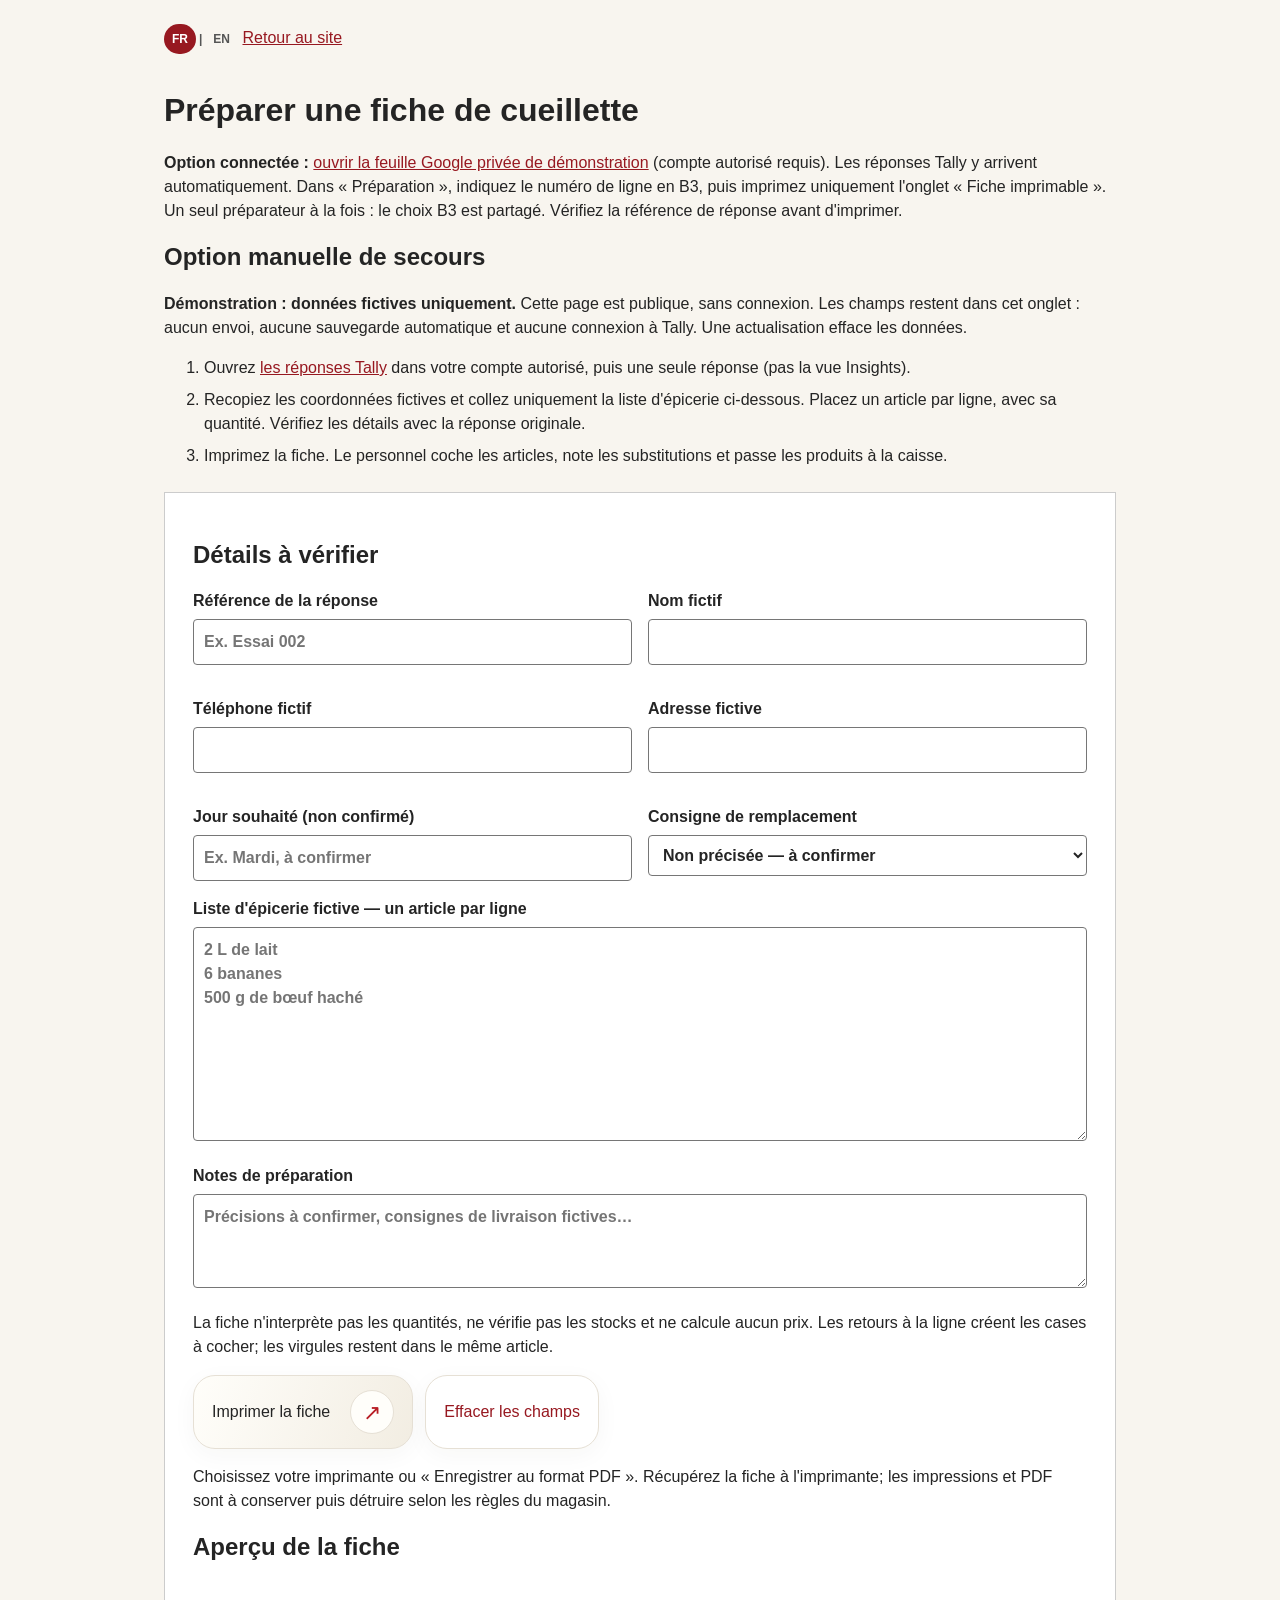
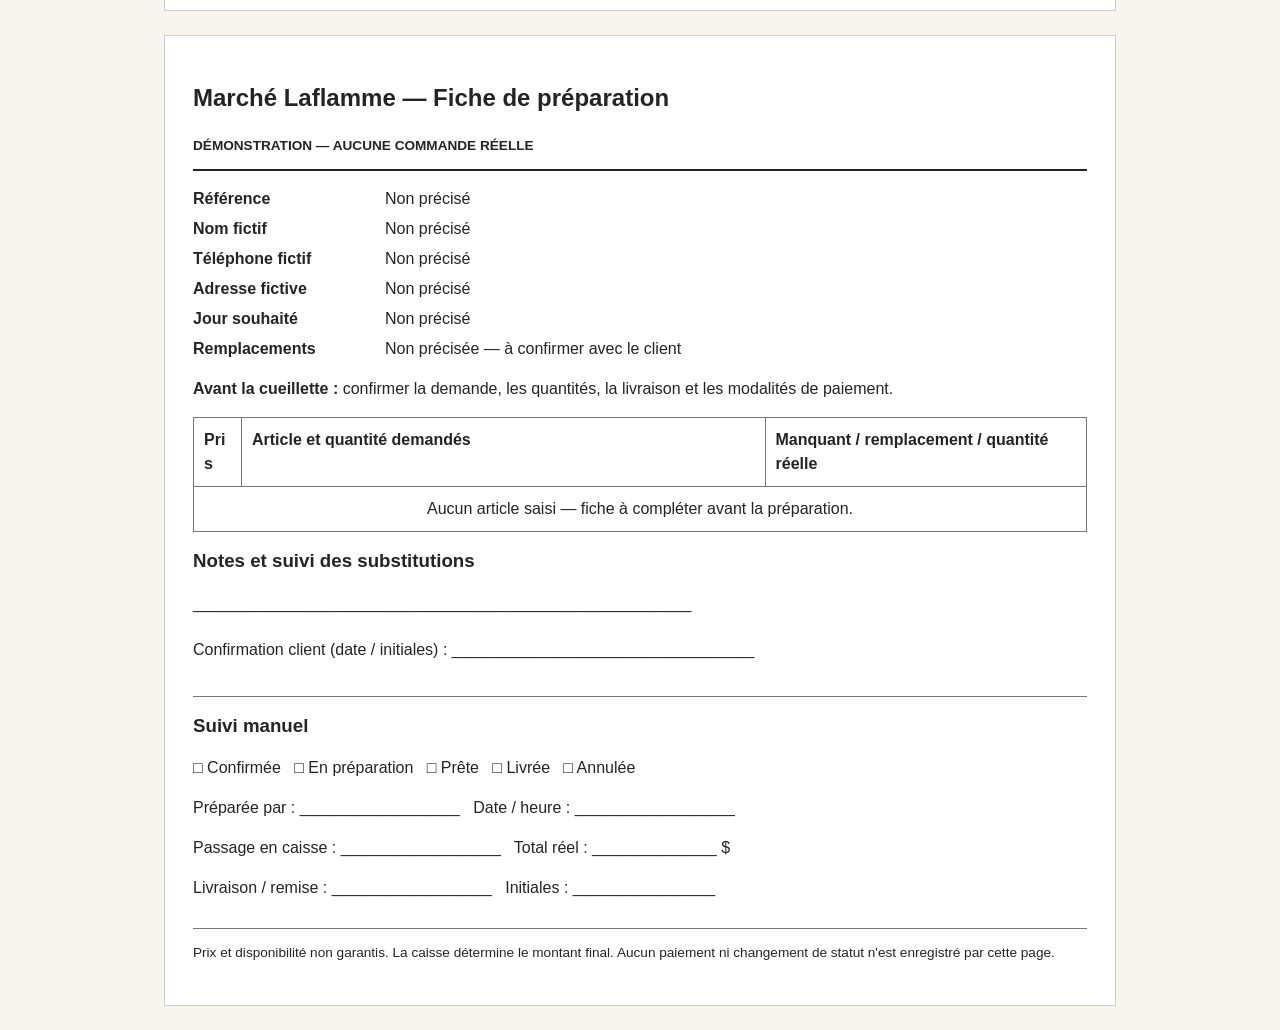
<file: fiche-preparation.html>
<!doctype html>
<html lang="fr">
  <head>
    <meta charset="utf-8">
    <meta name="viewport" content="width=device-width, initial-scale=1">
    <link rel="icon" type="image/svg+xml" href="./assets/favicon.svg">
    <meta name="robots" content="noindex, nofollow">
    <title>Fiche de préparation — Démo Marché Laflamme</title>
    <link rel="stylesheet" href="./fiche-preparation.css?v=1">
    <script src="./language.js" defer></script>
    <script src="./fiche-preparation.js?v=1" defer></script>
  </head>
  <body>
    <header class="screen-only">
      <div class="language-switch" role="group" aria-label="Langue">
        <button type="button" data-language="fr" aria-label="Passer en français">FR</button>
        <span aria-hidden="true">|</span>
        <button type="button" data-language="en" aria-label="Switch to English">EN</button>
      </div>
      <a href="./">Retour au site</a>
      <h1>Préparer une fiche de cueillette</h1>
      <p><strong>Option connectée :</strong>
        <a href="https://docs.google.com/spreadsheets/d/1Z6RPvFmmI3sPdupmbtLMtzqPPg6gERUQ3tc39H-o_sE/edit#gid=1314891890" target="_blank" rel="noopener noreferrer">ouvrir la feuille Google privée de démonstration</a>
        (compte autorisé requis). Les réponses Tally y arrivent automatiquement. Dans « Préparation », indiquez
        le numéro de ligne en B3, puis imprimez uniquement l'onglet « Fiche imprimable ». Un seul préparateur à la fois :
        le choix B3 est partagé. Vérifiez la référence de réponse avant d'imprimer.</p>
      <h2>Option manuelle de secours</h2>
      <p><strong>Démonstration : données fictives uniquement.</strong> Cette page est publique, sans connexion.
        Les champs restent dans cet onglet : aucun envoi, aucune sauvegarde automatique et aucune connexion à Tally.
        Une actualisation efface les données.</p>
      <ol>
        <li>Ouvrez <a href="https://tally.so/forms/GexPOO/submissions" target="_blank" rel="noopener noreferrer">les réponses Tally</a>
          dans votre compte autorisé, puis une seule réponse (pas la vue Insights).</li>
        <li>Recopiez les coordonnées fictives et collez uniquement la liste d'épicerie ci-dessous.
          Placez un article par ligne, avec sa quantité. Vérifiez les détails avec la réponse originale.</li>
        <li>Imprimez la fiche. Le personnel coche les articles, note les substitutions et passe les produits à la caisse.</li>
      </ol>
    </header>

    <main>
      <form id="slip-form" class="screen-only">
        <h2>Détails à vérifier</h2>
        <div class="fields">
          <label>Référence de la réponse
            <input name="reference" maxlength="120" placeholder="Ex. Essai 002">
          </label>
          <label>Nom fictif
            <input name="customer" maxlength="160">
          </label>
          <label>Téléphone fictif
            <input name="phone" type="tel" maxlength="80">
          </label>
          <label>Adresse fictive
            <input name="address" maxlength="300">
          </label>
          <label>Jour souhaité (non confirmé)
            <input name="day" maxlength="120" placeholder="Ex. Mardi, à confirmer">
          </label>
          <label>Consigne de remplacement
            <select name="replacement">
              <option value="Non précisée — à confirmer avec le client">Non précisée — à confirmer</option>
              <option>Me téléphoner avant de remplacer</option>
              <option>Ne pas remplacer</option>
            </select>
          </label>
        </div>
        <label>Liste d'épicerie fictive — un article par ligne
          <textarea name="items" rows="8" required maxlength="12000" placeholder="2 L de lait&#10;6 bananes&#10;500 g de bœuf haché"></textarea>
        </label>
        <label>Notes de préparation
          <textarea name="notes" rows="3" maxlength="2000" placeholder="Précisions à confirmer, consignes de livraison fictives…"></textarea>
        </label>
        <p>La fiche n'interprète pas les quantités, ne vérifie pas les stocks et ne calcule aucun prix.
          Les retours à la ligne créent les cases à cocher; les virgules restent dans le même article.</p>
        <div class="actions">
          <button type="submit">Imprimer la fiche</button>
          <button type="reset" class="secondary">Effacer les champs</button>
        </div>
        <p>Choisissez votre imprimante ou « Enregistrer au format PDF ». Récupérez la fiche à l'imprimante;
          les impressions et PDF sont à conserver puis détruire selon les règles du magasin.</p>
        <h2>Aperçu de la fiche</h2>
      </form>

      <article id="picking-slip" aria-label="Aperçu de la fiche de préparation">
        <div class="slip-heading">
          <h2>Marché Laflamme — Fiche de préparation</h2>
          <strong>DÉMONSTRATION — AUCUNE COMMANDE RÉELLE</strong>
        </div>
        <dl id="slip-details"></dl>
        <p><strong>Avant la cueillette :</strong> confirmer la demande, les quantités, la livraison et les modalités de paiement.</p>
        <table>
          <thead>
            <tr><th scope="col">Pris</th><th scope="col">Article et quantité demandés</th><th scope="col">Manquant / remplacement / quantité réelle</th></tr>
          </thead>
          <tbody id="slip-items"></tbody>
        </table>
        <section class="slip-notes">
          <h3>Notes et suivi des substitutions</h3>
          <p id="slip-notes"></p>
          <p>Confirmation client (date / initiales) : __________________________________</p>
        </section>
        <section class="workflow">
          <h3>Suivi manuel</h3>
          <p>□ Confirmée &nbsp; □ En préparation &nbsp; □ Prête &nbsp; □ Livrée &nbsp; □ Annulée</p>
          <p>Préparée par : __________________ &nbsp; Date / heure : __________________</p>
          <p>Passage en caisse : __________________ &nbsp; Total réel : ______________ $</p>
          <p>Livraison / remise : __________________ &nbsp; Initiales : ________________</p>
        </section>
        <p class="slip-footer">Prix et disponibilité non garantis. La caisse détermine le montant final.
          Aucun paiement ni changement de statut n'est enregistré par cette page.</p>
      </article>
    </main>
  </body>
</html>
</file>
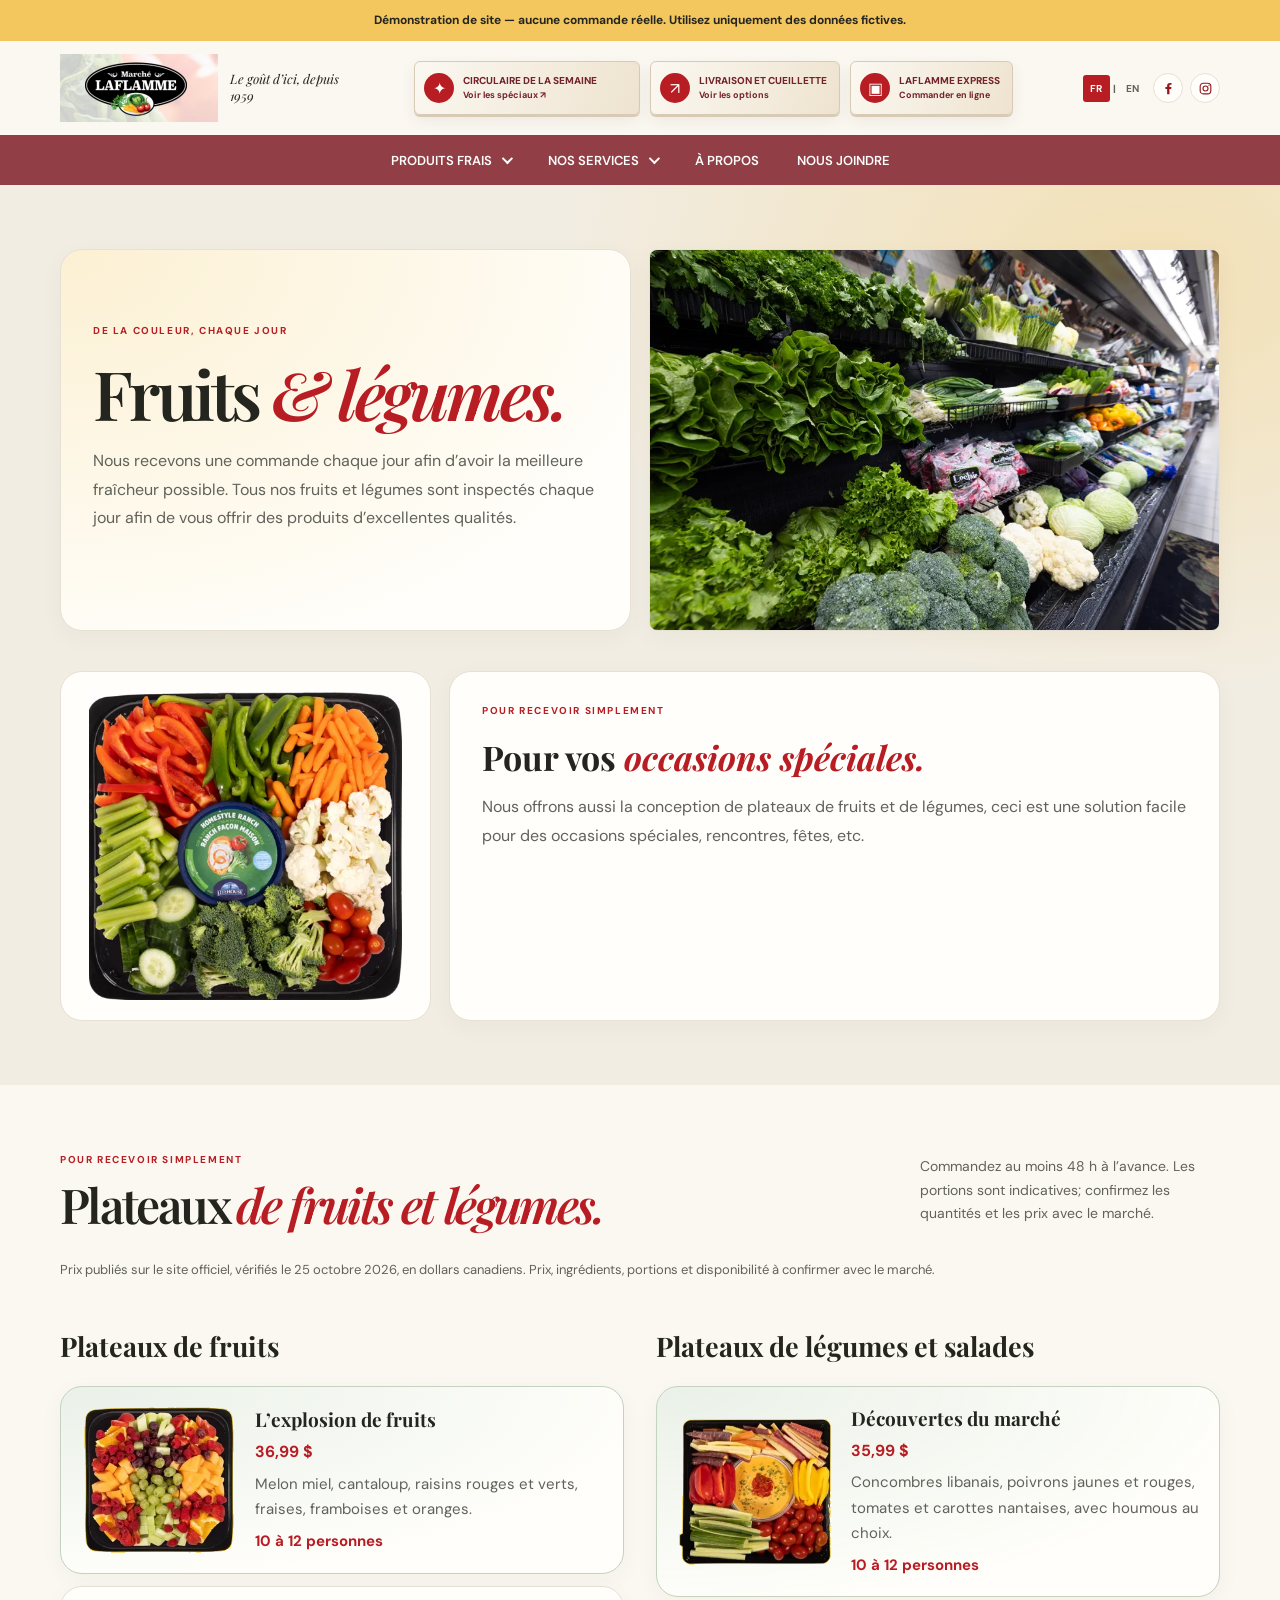
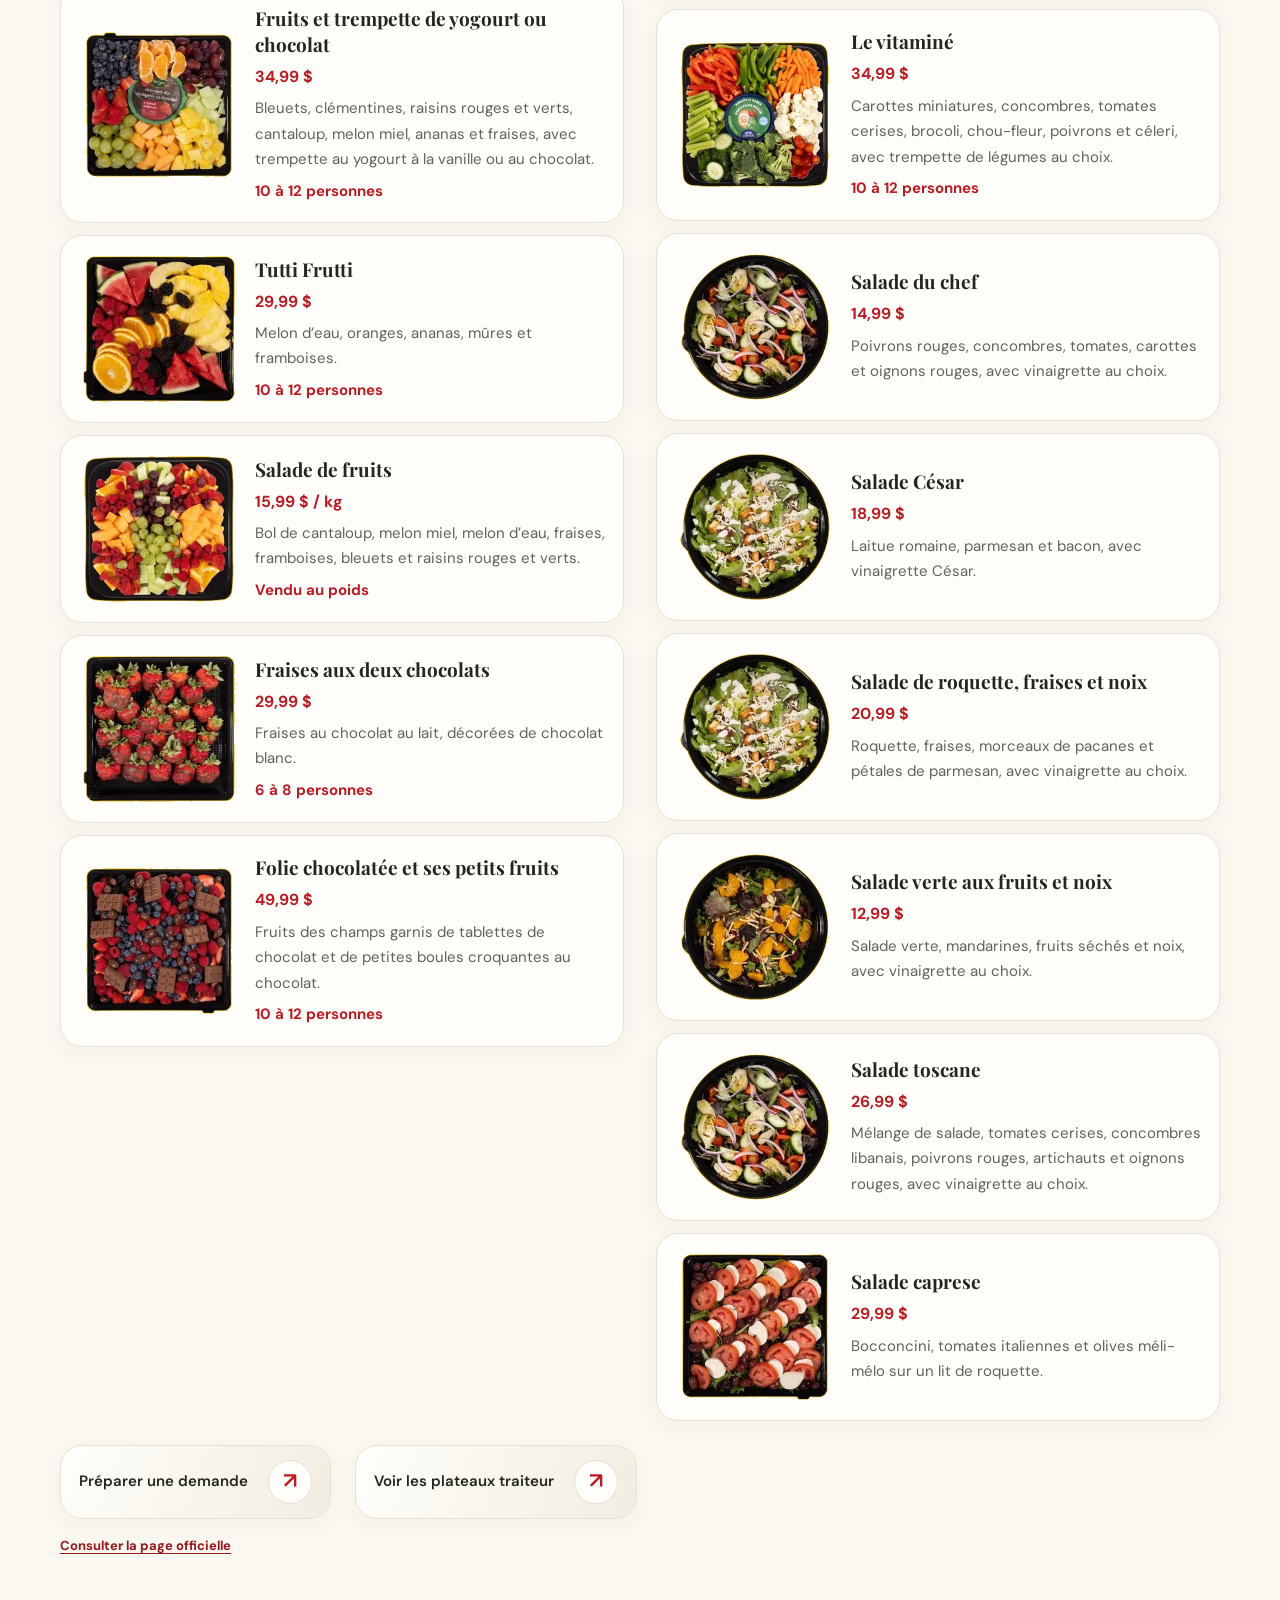
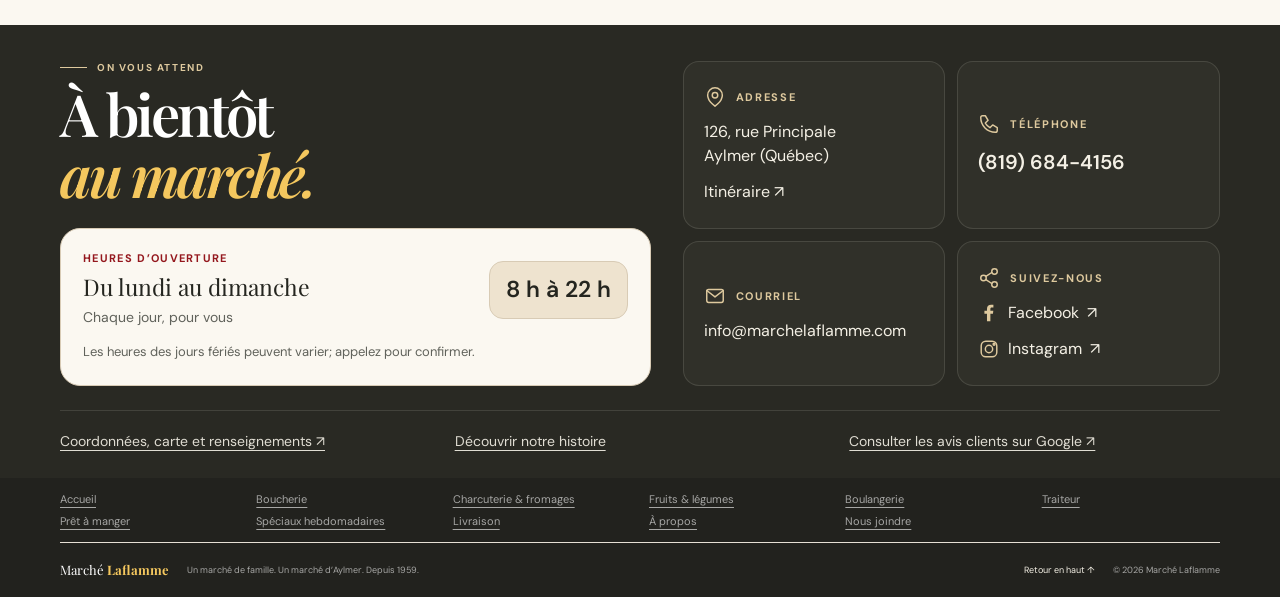
<file: fruits-legumes.html>
<!doctype html>
<html lang="fr-CA">
  <head>
    <meta charset="utf-8">
    <meta name="viewport" content="width=device-width, initial-scale=1">
    <link rel="icon" type="image/svg+xml" href="./assets/favicon.svg">
    <meta name="description" content="Fruits, légumes et plateaux frais au Marché Laflamme à Aylmer.">
    <title>Fruits & légumes | Marché Laflamme</title>
    <link rel="preconnect" href="https://fonts.googleapis.com">
    <link rel="preconnect" href="https://fonts.gstatic.com" crossorigin>
    <link href="https://fonts.googleapis.com/css2?family=DM+Sans:wght@400;500;600;700&family=Playfair+Display:wght@600;700;800&display=swap" rel="stylesheet">
    <link rel="stylesheet" href="./styles.css">
    <script src="./app.js" defer></script>
    <script src="./language.js" defer></script>
  </head>
  <body class="service-page">
    <a class="skip-link" href="#contenu">Passer au contenu</a>
    <aside class="demo-banner" aria-label="Avis de démonstration">Démonstration de site — aucune commande réelle. Utilisez uniquement des données fictives.</aside>
    <header class="site-header"><div class="container header__inner">
      <a class="brand" href="./index.html"><img class="brand__logo" src="./assets/marche-laflamme-logo.webp" width="316" height="136" alt="Marché Laflamme"><span class="brand__caption">Le goût d’ici, depuis 1959</span></a>
      <div class="language-switch" role="group" aria-label="Langue"><button type="button" data-language="fr" aria-label="Passer en français">FR</button><span aria-hidden="true">|</span><button type="button" data-language="en" aria-label="Switch to English">EN</button></div>
      <button class="menu-toggle" type="button" aria-expanded="false" aria-controls="navigation" aria-label="Ouvrir le menu"><span></span><span></span></button>
      <nav class="navigation" id="navigation" aria-label="Navigation principale"><a href="./index.html#rayons">Nos rayons</a><a href="./contact.html">Nous joindre</a></nav>
    </div></header>
    <main id="contenu">
      <section class="service-hero produce-intro" aria-labelledby="service-title"><div class="container service-hero__inner produce-bento">
        <div class="bento-card produce-bento__copy"><p class="eyebrow">De la couleur, chaque jour</p><h1 id="service-title">Fruits <em>& légumes.</em></h1><p class="service-hero__lead">Nous recevons une commande chaque jour afin d’avoir la meilleure fraîcheur possible. Tous nos fruits et légumes sont inspectés chaque jour afin de vous offrir des produits d’excellentes qualités.</p></div>
        <img class="butchery-hero__image bento-card" src="./assets/produce-fruits-et-legumes-aylmer.webp" width="960" height="640" alt="Rayon de fruits et légumes du Marché Laflamme">
      </div>
      <div class="produce-freshness"><div class="container produce-freshness__inner produce-freshness--bento">
        <img src="./assets/produce-legume-frais-aylmer.webp" width="480" height="473" loading="lazy" alt="Plateau de crudités et trempette du Marché Laflamme">
        <div class="bento-card"><p class="eyebrow">Pour recevoir simplement</p><h2 id="produce-freshness-title">Pour vos <em>occasions spéciales.</em></h2><p>Nous offrons aussi la conception de plateaux de fruits et de légumes, ceci est une solution facile pour des occasions spéciales, rencontres, fêtes, etc.</p></div>
      </div></div></section>
      <section class="service-content" aria-labelledby="produce-platters"><div class="container">
        <div class="service-section-heading"><div><p class="eyebrow">Pour recevoir simplement</p><h2 id="produce-platters">Plateaux <em>de fruits et légumes.</em></h2></div><p>Commandez au moins 48 h à l’avance. Les portions sont indicatives; confirmez les quantités et les prix avec le marché.</p></div>
        <p class="service-footnote">Prix publiés sur le site officiel, vérifiés le 25 octobre 2026, en dollars canadiens. Prix, ingrédients, portions et disponibilité à confirmer avec le marché.</p>
        <div class="produce-menu produce-menu--bento">
          <section aria-labelledby="fruit-menu-title">
            <h2 id="fruit-menu-title">Plateaux de fruits</h2>
            <div class="produce-menu__items">
              <article class="produce-menu__item">
                <img src="./assets/produce-explosion-de-fruits-clear.webp" width="480" height="317" loading="lazy" alt="">
                <div><h3>L’explosion de fruits</h3><p class="produce-menu__price">36,99 $</p><p>Melon miel, cantaloup, raisins rouges et verts, fraises, framboises et oranges.</p><p class="catalog-portion">10 à 12 personnes</p></div>
              </article>
              <article class="produce-menu__item">
                <img src="./assets/produce-fruits-et-trempette-de-yogourt-ou-chocolat-clear.webp" width="480" height="317" loading="lazy" alt="">
                <div><h3>Fruits et trempette de yogourt ou chocolat</h3><p class="produce-menu__price">34,99 $</p><p>Bleuets, clémentines, raisins rouges et verts, cantaloup, melon miel, ananas et fraises, avec trempette au yogourt à la vanille ou au chocolat.</p><p class="catalog-portion">10 à 12 personnes</p></div>
              </article>
              <article class="produce-menu__item">
                <img src="./assets/produce-tutti-frutti-clear.webp" width="480" height="317" loading="lazy" alt="">
                <div><h3>Tutti Frutti</h3><p class="produce-menu__price">29,99 $</p><p>Melon d’eau, oranges, ananas, mûres et framboises.</p><p class="catalog-portion">10 à 12 personnes</p></div>
              </article>
              <article class="produce-menu__item">
                <img src="./assets/produce-explosion-de-fruits-clear.webp" width="480" height="317" loading="lazy" alt="">
                <div><h3>Salade de fruits</h3><p class="produce-menu__price">15,99 $ / kg</p><p>Bol de cantaloup, melon miel, melon d’eau, fraises, framboises, bleuets et raisins rouges et verts.</p><p class="catalog-portion">Vendu au poids</p></div>
              </article>
              <article class="produce-menu__item">
                <img src="./assets/produce-fraises-aux-deux-chocolats-clear.webp" width="480" height="317" loading="lazy" alt="">
                <div><h3>Fraises aux deux chocolats</h3><p class="produce-menu__price">29,99 $</p><p>Fraises au chocolat au lait, décorées de chocolat blanc.</p><p class="catalog-portion">6 à 8 personnes</p></div>
              </article>
              <article class="produce-menu__item">
                <img src="./assets/produce-folie-chocolatees-et-ses-petits-fruits-clear.webp" width="480" height="317" loading="lazy" alt="">
                <div><h3>Folie chocolatée et ses petits fruits</h3><p class="produce-menu__price">49,99 $</p><p>Fruits des champs garnis de tablettes de chocolat et de petites boules croquantes au chocolat.</p><p class="catalog-portion">10 à 12 personnes</p></div>
              </article>
            </div>
          </section>
          <section aria-labelledby="vegetable-menu-title">
            <h2 id="vegetable-menu-title">Plateaux de légumes et salades</h2>
            <div class="produce-menu__items">
              <article class="produce-menu__item">
                <img src="./assets/produce-decouvertes-du-marche-clear.webp" width="480" height="317" loading="lazy" alt="">
                <div><h3>Découvertes du marché</h3><p class="produce-menu__price">35,99 $</p><p>Concombres libanais, poivrons jaunes et rouges, tomates et carottes nantaises, avec houmous au choix.</p><p class="catalog-portion">10 à 12 personnes</p></div>
              </article>
              <article class="produce-menu__item">
                <img src="./assets/produce-le-vitamine-clear.webp" width="480" height="317" loading="lazy" alt="">
                <div><h3>Le vitaminé</h3><p class="produce-menu__price">34,99 $</p><p>Carottes miniatures, concombres, tomates cerises, brocoli, chou-fleur, poivrons et céleri, avec trempette de légumes au choix.</p><p class="catalog-portion">10 à 12 personnes</p></div>
              </article>
              <article class="produce-menu__item">
                <img src="./assets/produce-salade-toscane-clear.webp" width="480" height="317" loading="lazy" alt="">
                <div><h3>Salade du chef</h3><p class="produce-menu__price">14,99 $</p><p>Poivrons rouges, concombres, tomates, carottes et oignons rouges, avec vinaigrette au choix.</p></div>
              </article>
              <article class="produce-menu__item">
                <img src="./assets/produce-salade-cesar-clear.webp" width="480" height="317" loading="lazy" alt="">
                <div><h3>Salade César</h3><p class="produce-menu__price">18,99 $</p><p>Laitue romaine, parmesan et bacon, avec vinaigrette César.</p></div>
              </article>
              <article class="produce-menu__item">
                <img src="./assets/produce-salade-cesar-clear.webp" width="480" height="317" loading="lazy" alt="">
                <div><h3>Salade de roquette, fraises et noix</h3><p class="produce-menu__price">20,99 $</p><p>Roquette, fraises, morceaux de pacanes et pétales de parmesan, avec vinaigrette au choix.</p></div>
              </article>
              <article class="produce-menu__item">
                <img src="./assets/produce-salade-verte-aux-fruits-et-noix-clear.webp" width="480" height="317" loading="lazy" alt="">
                <div><h3>Salade verte aux fruits et noix</h3><p class="produce-menu__price">12,99 $</p><p>Salade verte, mandarines, fruits séchés et noix, avec vinaigrette au choix.</p></div>
              </article>
              <article class="produce-menu__item">
                <img src="./assets/produce-salade-toscane-clear.webp" width="480" height="317" loading="lazy" alt="">
                <div><h3>Salade toscane</h3><p class="produce-menu__price">26,99 $</p><p>Mélange de salade, tomates cerises, concombres libanais, poivrons rouges, artichauts et oignons rouges, avec vinaigrette au choix.</p></div>
              </article>
              <article class="produce-menu__item">
                <img src="./assets/produce-salade-caprese-clear.webp" width="480" height="317" loading="lazy" alt="">
                <div><h3>Salade caprese</h3><p class="produce-menu__price">29,99 $</p><p>Bocconcini, tomates italiennes et olives méli-mélo sur un lit de roquette.</p></div>
              </article>
            </div>
          </section>
        </div>
        <div class="service-actions"><a class="button button--red" href="./demande-services.html?service=traiteur#demande">Préparer une demande</a><a class="text-link text-link--red" href="./service-traiteur.html">Voir les plateaux traiteur</a></div>
        <p class="service-footnote"><a href="https://marchelaflamme.com/fruits-legumes/" target="_blank" rel="noopener noreferrer">Consulter la page officielle</a></p>
      </div></section>
    </main>
    <footer class="site-footer"><div class="container site-footer__inner"><a class="footer-brand" href="./index.html">Marché <strong>Laflamme</strong></a><p>Un marché de famille. Un marché d’Aylmer. Depuis 1959.</p><a class="site-footer__top" href="#contenu">Retour en haut ↑</a><span class="site-footer__copyright">© <span id="current-year"></span> Marché Laflamme</span></div></footer>
  </body>
</html>
</file>
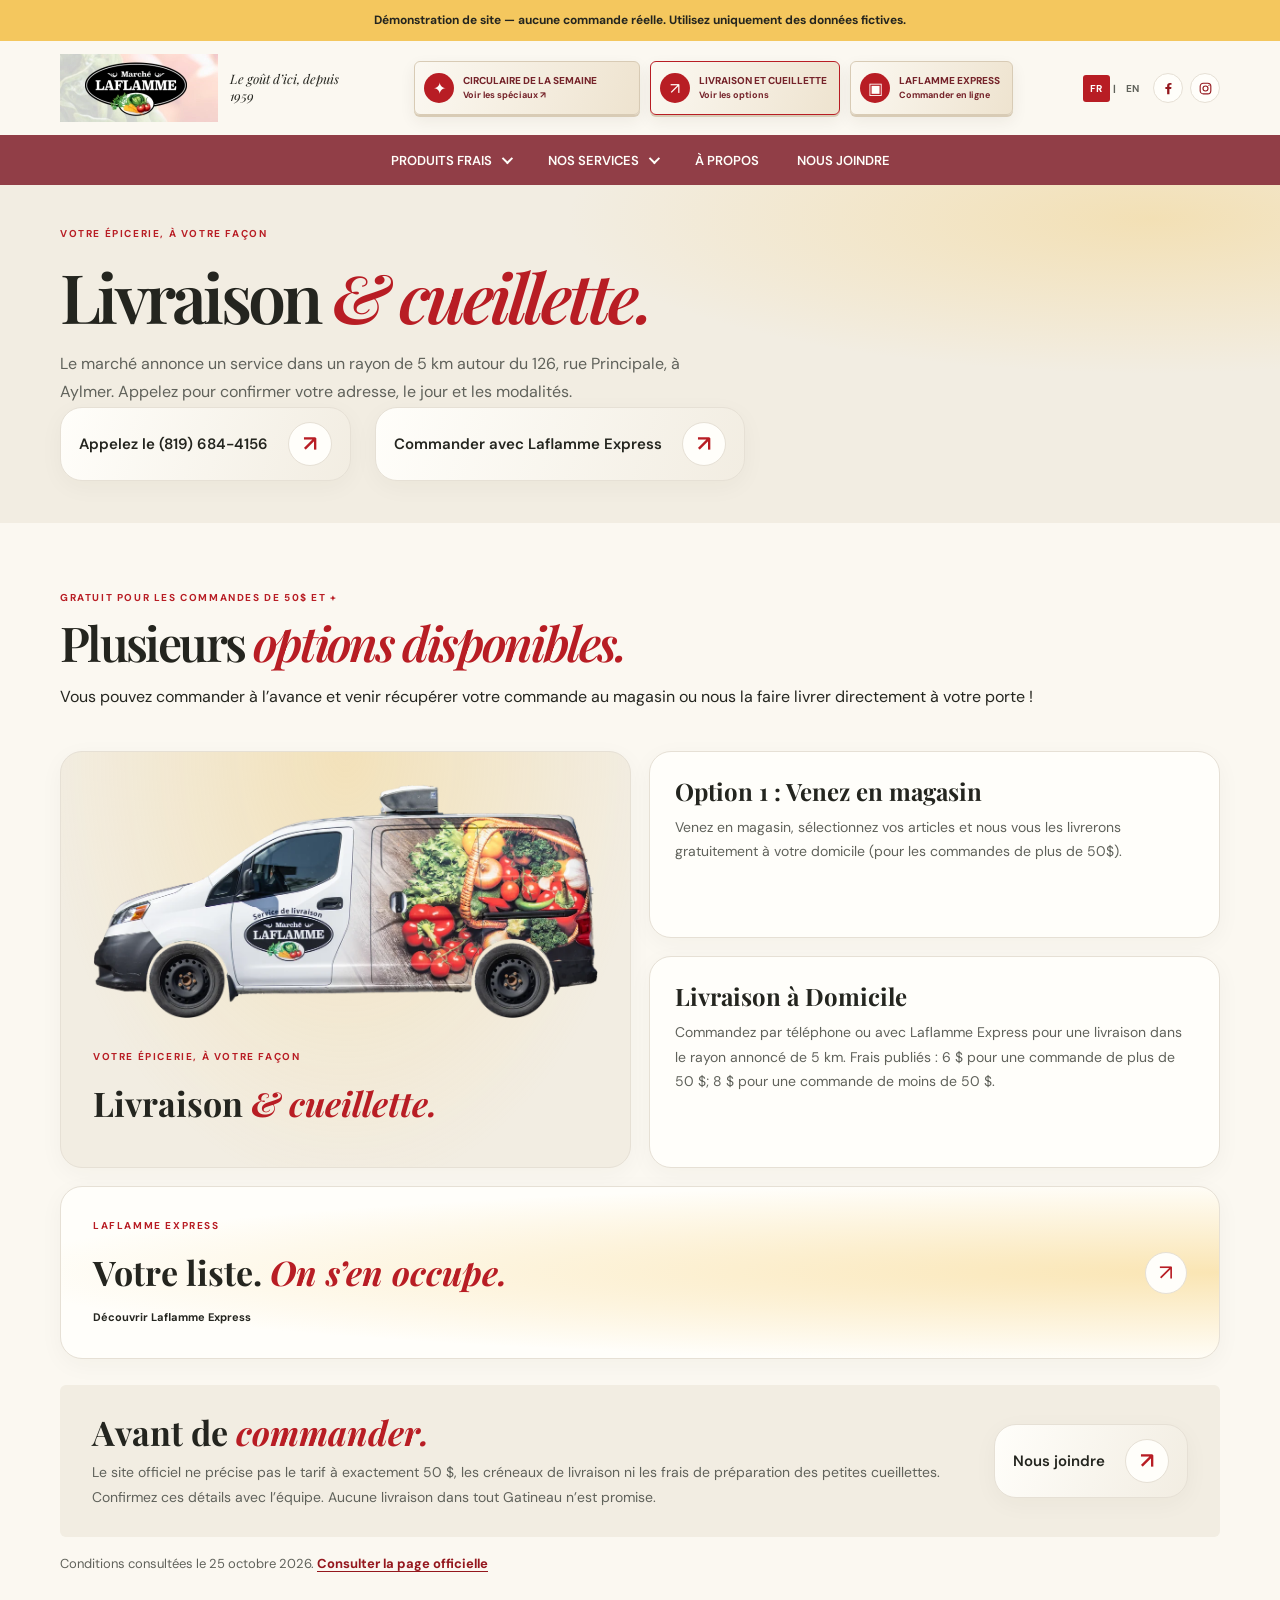
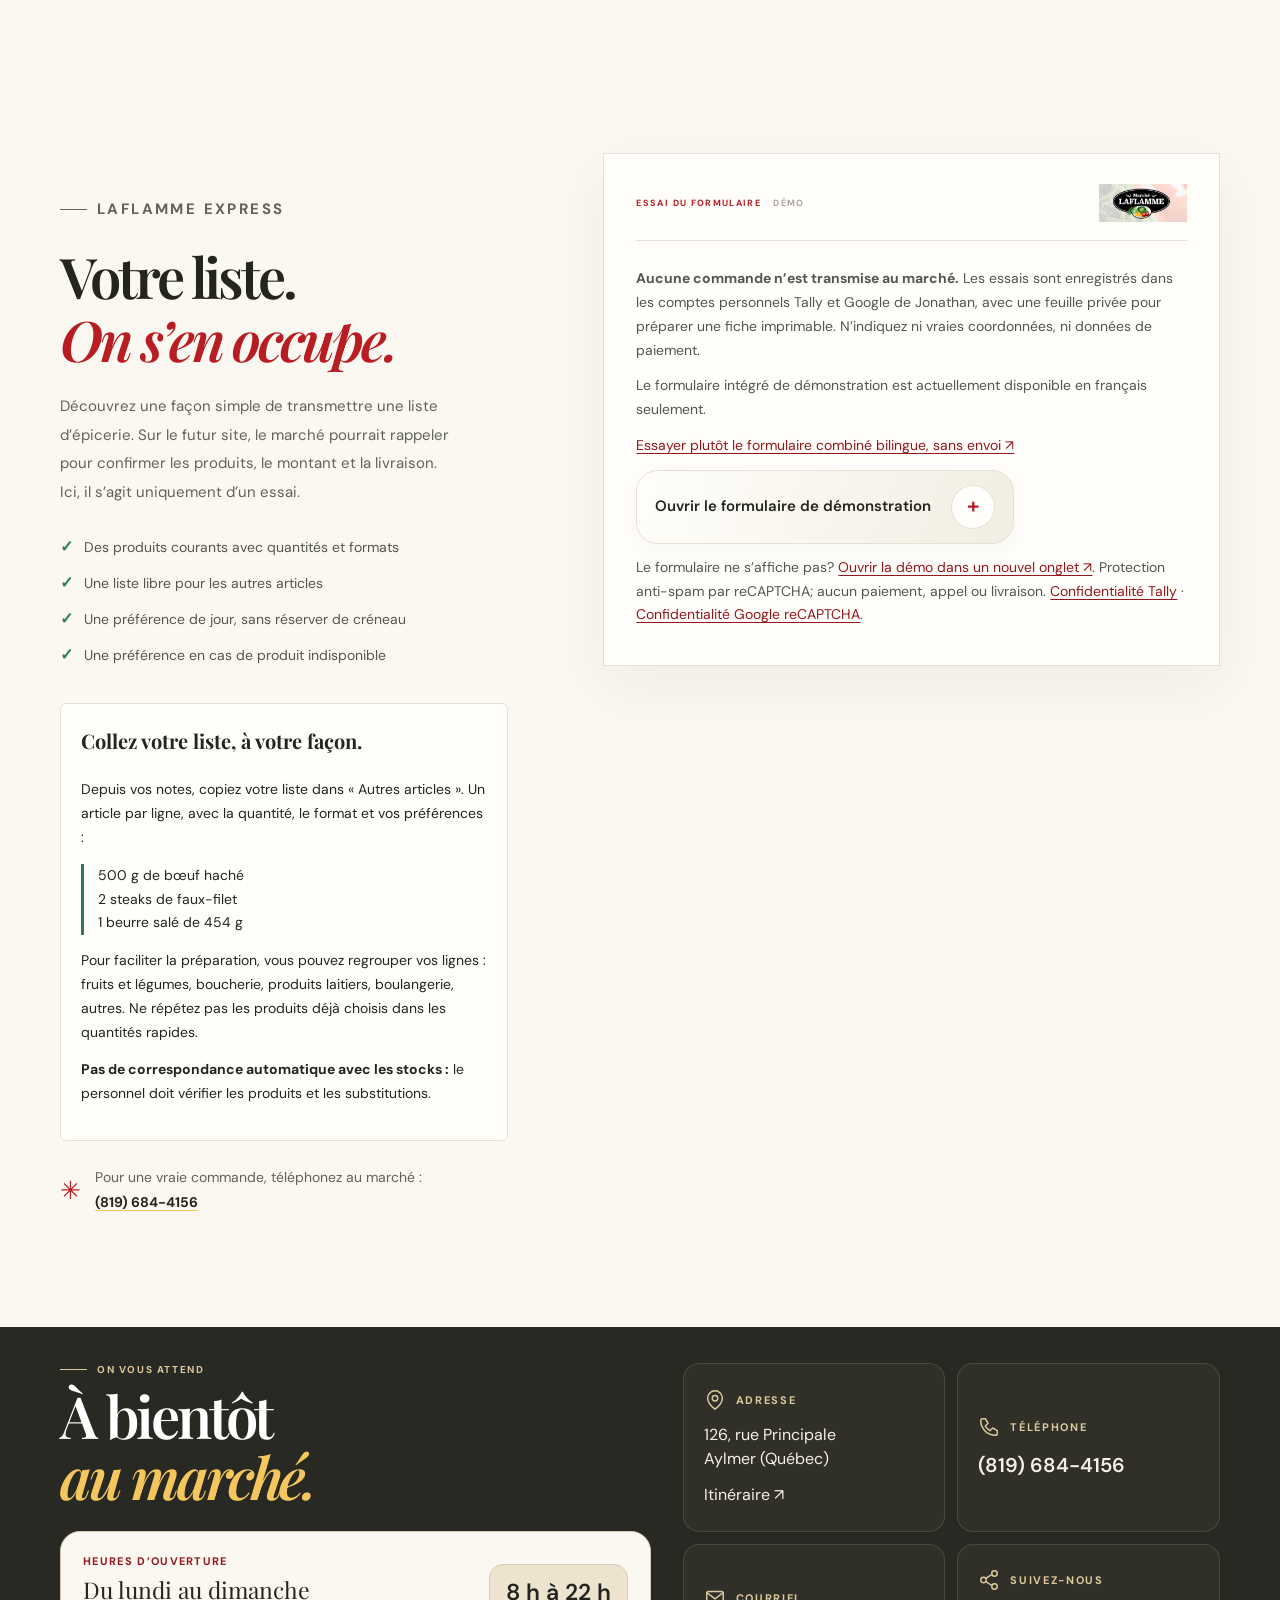
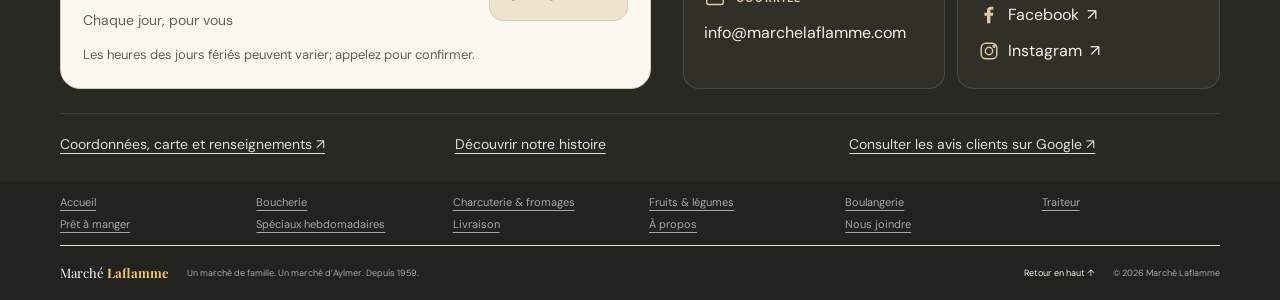
<file: livraison.html>
<!doctype html>
<html lang="fr-CA">
  <head>
    <meta charset="utf-8">
    <meta name="viewport" content="width=device-width, initial-scale=1">
    <link rel="icon" type="image/svg+xml" href="./assets/favicon.svg">
    <meta name="description" content="Livraison et cueillette au Marché Laflamme : rayon de 5 km et frais publiés.">
    <title>Livraison & cueillette | Marché Laflamme</title>
    <link rel="preconnect" href="https://fonts.googleapis.com">
    <link rel="preconnect" href="https://fonts.gstatic.com" crossorigin>
    <link href="https://fonts.googleapis.com/css2?family=DM+Sans:wght@400;500;600;700&family=Playfair+Display:wght@600;700;800&display=swap" rel="stylesheet">
    <link rel="stylesheet" href="./styles.css?v=20261028-document-updates">
    <script src="./app.js" defer></script>
    <script src="./language.js" defer></script>
  </head>
  <body class="service-page">
    <a class="skip-link" href="#contenu">Passer au contenu</a>
    <aside class="demo-banner" aria-label="Avis de démonstration">Démonstration de site — aucune commande réelle. Utilisez uniquement des données fictives.</aside>
    <header class="site-header"><div class="container header__inner">
      <a class="brand" href="./index.html"><img class="brand__logo" src="./assets/marche-laflamme-logo.webp" width="316" height="136" alt="Marché Laflamme"><span class="brand__caption">Le goût d’ici, depuis 1959</span></a>
      <div class="language-switch" role="group" aria-label="Langue"><button type="button" data-language="fr" aria-label="Passer en français">FR</button><span aria-hidden="true">|</span><button type="button" data-language="en" aria-label="Switch to English">EN</button></div>
      <button class="menu-toggle" type="button" aria-expanded="false" aria-controls="navigation" aria-label="Ouvrir le menu"><span></span><span></span></button>
      <nav class="navigation" id="navigation" aria-label="Navigation principale"><a href="./index.html#rayons">Nos rayons</a><a href="./contact.html">Nous joindre</a></nav>
    </div></header>
    <main id="contenu">
      <section class="service-hero service-hero--compact" aria-labelledby="service-title"><div class="container">
        <div>
        <p class="eyebrow">Votre épicerie, à votre façon</p><h1 id="service-title">Livraison <em>& cueillette.</em></h1><p class="service-hero__lead">Le marché annonce un service dans un rayon de 5 km autour du 126, rue Principale, à Aylmer. Appelez pour confirmer votre adresse, le jour et les modalités.</p><div class="service-actions"><a class="button button--red" href="tel:+18196844156">Appelez le (819) 684-4156</a><a class="button button--red" href="#commande">Commander avec Laflamme Express</a></div>
        </div>
      </div></section>
      <section class="service-content" aria-labelledby="delivery-options"><div class="container">
        <div class="service-section-heading"><div><p class="eyebrow">Gratuit pour les commandes de 50$ et +</p><h2 id="delivery-options">Plusieurs <em>options disponibles.</em></h2><p>Vous pouvez commander à l’avance et venir récupérer votre commande au magasin ou nous la faire livrer directement à votre porte !</p></div></div>
        <div class="delivery-bento">
          <div class="bento-card delivery-bento__photo">
            <img class="delivery-truck" src="./assets/delivery-truck.webp" width="1100" height="509" loading="lazy" alt="Camion de livraison du Marché Laflamme décoré de fruits et légumes">
            <p class="eyebrow">Votre épicerie, à votre façon</p>
            <h3>Livraison <em>& cueillette.</em></h3>
          </div>
          <article class="butchery-card bento-card"><h3>Option 1 : Venez en magasin</h3><p>Venez en magasin, sélectionnez vos articles et nous vous les livrerons gratuitement à votre domicile (pour les commandes de plus de 50$).</p></article>
          <article class="butchery-card bento-card"><h3>Livraison à Domicile</h3><p>Commandez par téléphone ou avec Laflamme Express pour une livraison dans le rayon annoncé de 5 km. Frais publiés : 6 $ pour une commande de plus de 50 $; 8 $ pour une commande de moins de 50 $.</p></article>
          <a class="bento-card delivery-bento__express" href="#commande">
            <div><p class="eyebrow">Laflamme Express</p><h3><span>Votre liste.</span> <em>On s’en occupe.</em></h3><span class="text-link">Découvrir Laflamme Express</span></div>
            <span class="bento-arrow" aria-hidden="true">↗</span>
          </a>
        </div>
        <div class="butchery-ready"><div><h2>Avant de <em>commander.</em></h2><p>Le site officiel ne précise pas le tarif à exactement 50 $, les créneaux de livraison ni les frais de préparation des petites cueillettes. Confirmez ces détails avec l’équipe. Aucune livraison dans tout Gatineau n’est promise.</p></div><a class="button button--red" href="./contact.html">Nous joindre</a></div>
        <p class="service-footnote">Conditions consultées le 25 octobre 2026. <a href="https://marchelaflamme.com/livraison-a-domicile/" target="_blank" rel="noopener noreferrer">Consulter la page officielle</a></p>
      </div></section>
      <section class="order section-pad" id="commande" aria-labelledby="order-title">
        <div class="container order__grid">
          <div class="order__intro">
            <p class="eyebrow"><span class="eyebrow__line"></span> Laflamme Express</p>
            <h2 id="order-title">Votre liste.<br><em>On s’en occupe.</em></h2>
            <p>
              Découvrez une façon simple de transmettre une liste d’épicerie.
              Sur le futur site, le marché pourrait rappeler pour confirmer les produits,
              le montant et la livraison. Ici, il s’agit uniquement d’un essai.
            </p>
            <ul class="order__benefits">
              <li><span aria-hidden="true">✓</span> Des produits courants avec quantités et formats</li>
              <li><span aria-hidden="true">✓</span> Une liste libre pour les autres articles</li>
              <li><span aria-hidden="true">✓</span> Une préférence de jour, sans réserver de créneau</li>
              <li><span aria-hidden="true">✓</span> Une préférence en cas de produit indisponible</li>
            </ul>
            <div class="smart-list-guide">
              <h3>Collez votre liste, à votre façon.</h3>
              <p>Depuis vos notes, copiez votre liste dans « Autres articles ».
                Un article par ligne, avec la quantité, le format et vos préférences :</p>
              <p class="smart-list-guide__example">500 g de bœuf haché<br>2 steaks de faux-filet<br>1 beurre salé de 454 g</p>
              <p>Pour faciliter la préparation, vous pouvez regrouper vos lignes :
                fruits et légumes, boucherie, produits laitiers, boulangerie, autres.
                Ne répétez pas les produits déjà choisis dans les quantités rapides.</p>
              <p><strong>Pas de correspondance automatique avec les stocks :</strong>
                le personnel doit vérifier les produits et les substitutions.</p>
            </div>
            <div class="order__callout">
              <span class="order__callout-icon" aria-hidden="true">✳</span>
              <span>Pour une vraie commande, téléphonez au marché :<br><a href="tel:+18196844156">(819) 684-4156</a></span>
            </div>
          </div>

          <div class="order-card">
            <div class="order-card__top">
              <span class="order-card__step">ESSAI DU FORMULAIRE <span>DÉMO</span></span>
              <img class="order-card__logo" src="./assets/marche-laflamme-logo.webp" width="316" height="136" alt="" aria-hidden="true">
            </div>
            <p class="demo-notice">
              <strong>Aucune commande n’est transmise au marché.</strong>
              Les essais sont enregistrés dans les comptes personnels Tally et Google de Jonathan,
              avec une feuille privée pour préparer une fiche imprimable.
              N’indiquez ni vraies coordonnées, ni données de paiement.
            </p>
            <p class="demo-notice demo-form-language-note">
              Le formulaire intégré de démonstration est actuellement disponible en français seulement.
            </p>
            <p class="demo-notice"><a href="./demande-services.html#demande">Essayer plutôt le formulaire combiné bilingue, sans envoi ↗</a></p>
            <details class="demo-form-loader">
              <summary>Ouvrir le formulaire de démonstration</summary>
              <p class="demo-notice">En ouvrant ce formulaire, vous chargez Tally et Google reCAPTCHA, qui peuvent utiliser des témoins tiers. Utilisez uniquement des données fictives.</p>
              <iframe
                class="demo-form"
                data-src="https://tally.so/embed/GexPOO?hideTitle=1&amp;transparentBackground=1"
                title="Laflamme Express — formulaire de démonstration, données fictives uniquement"
                referrerpolicy="strict-origin-when-cross-origin"
              ></iframe>
            </details>
            <p class="demo-notice">
              Le formulaire ne s’affiche pas?
              <a href="https://tally.so/r/GexPOO" target="_blank" rel="noopener noreferrer">Ouvrir la démo dans un nouvel onglet ↗</a>.
              Protection anti-spam par reCAPTCHA; aucun paiement, appel ou livraison.
              <a href="https://tally.so/help/privacy-policy" target="_blank" rel="noopener noreferrer">Confidentialité Tally</a>
              · <a href="https://policies.google.com/privacy" target="_blank" rel="noopener noreferrer">Confidentialité Google reCAPTCHA</a>.
            </p>
          </div>
        </div>
      </section>
    </main>
    <footer class="site-footer"><div class="container site-footer__inner"><a class="footer-brand" href="./index.html">Marché <strong>Laflamme</strong></a><p>Un marché de famille. Un marché d’Aylmer. Depuis 1959.</p><a class="site-footer__top" href="#contenu">Retour en haut ↑</a><span class="site-footer__copyright">© <span id="current-year"></span> Marché Laflamme</span></div></footer>
  </body>
</html>
</file>
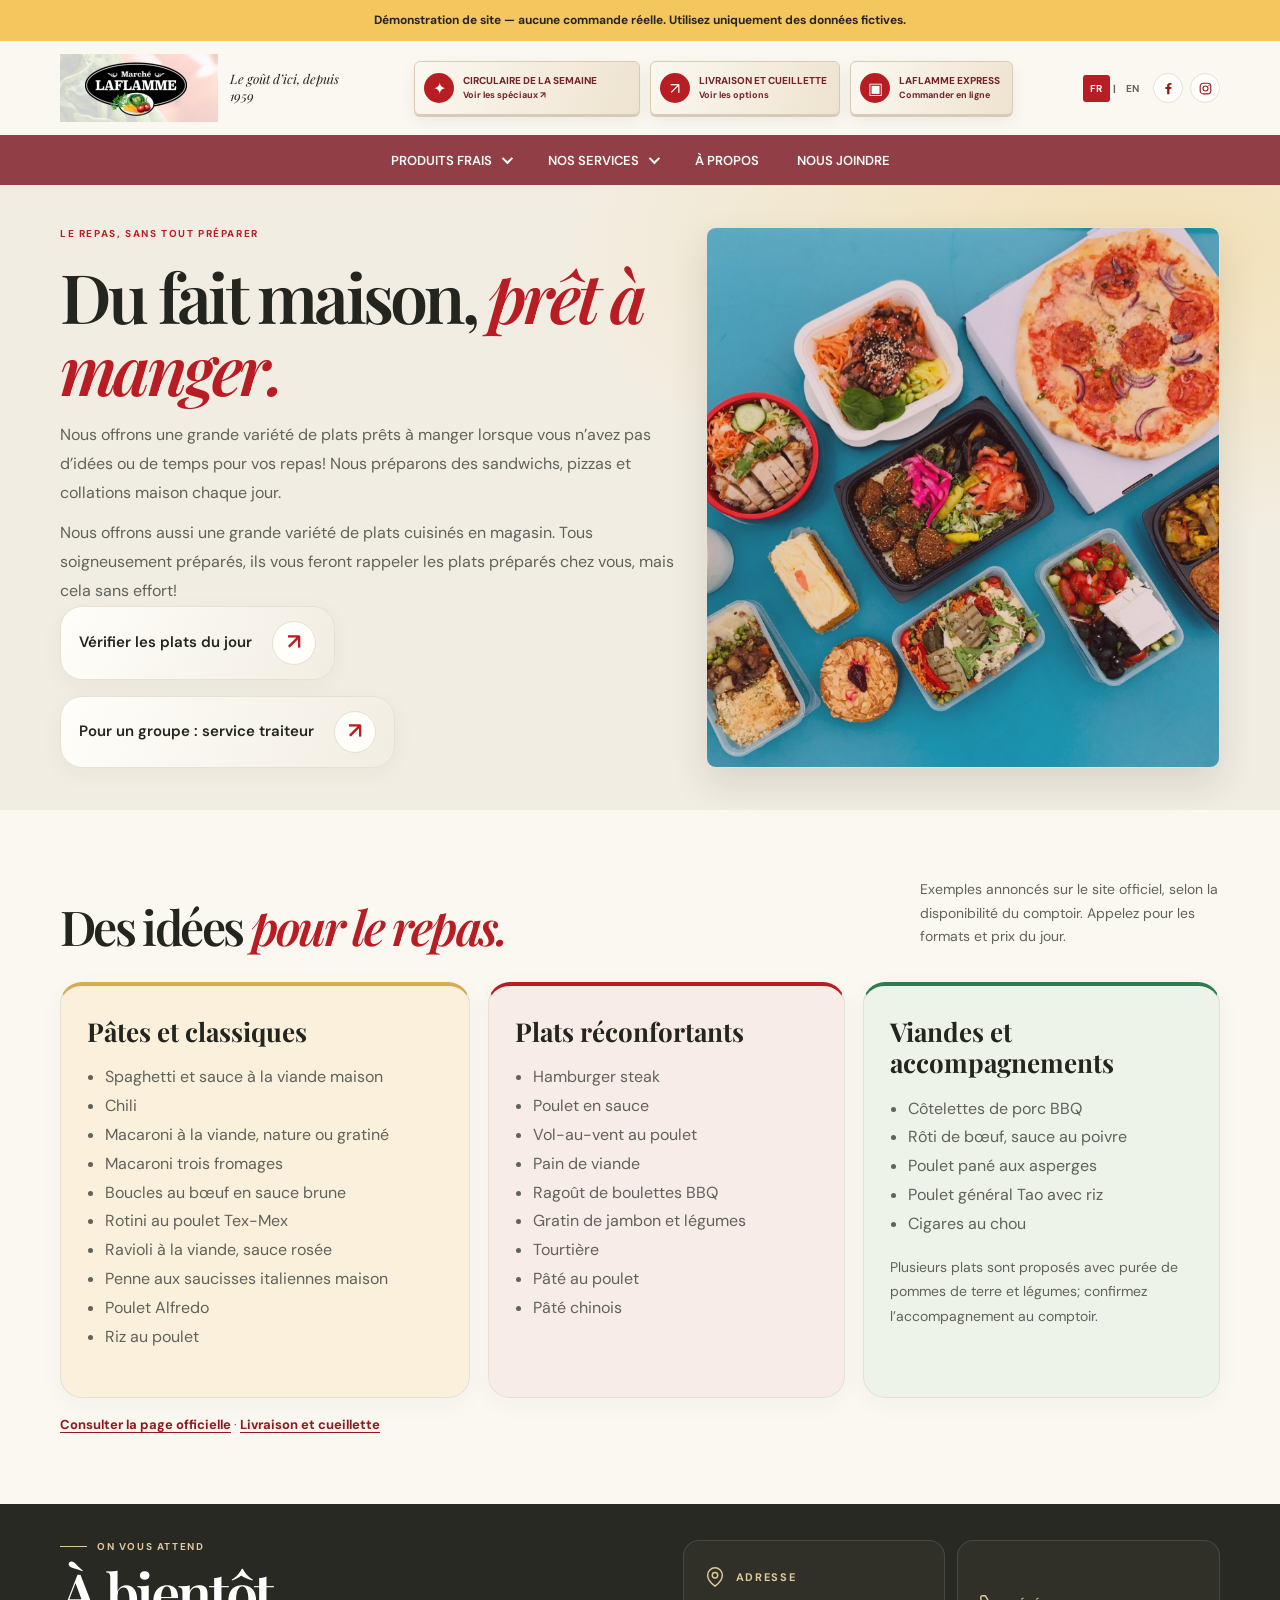
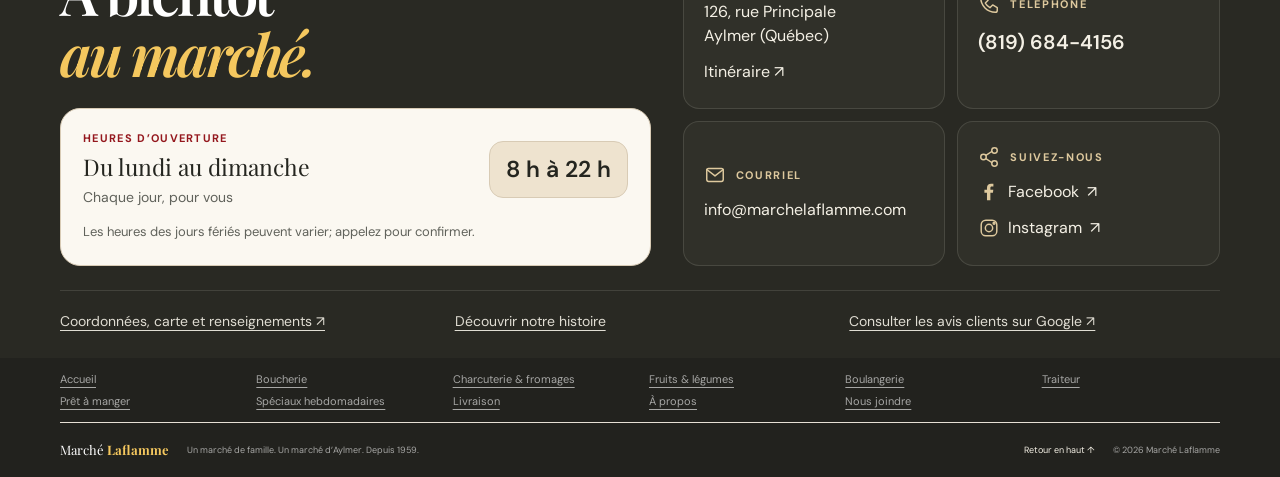
<file: pret-a-manger.html>
<!doctype html>
<html lang="fr-CA">
  <head>
    <meta charset="utf-8">
    <meta name="viewport" content="width=device-width, initial-scale=1">
    <link rel="icon" type="image/svg+xml" href="./assets/favicon.svg">
    <meta name="description" content="Repas prêts à manger, sandwichs et plats cuisinés au Marché Laflamme.">
    <title>Prêt à manger | Marché Laflamme</title>
    <link rel="preconnect" href="https://fonts.googleapis.com">
    <link rel="preconnect" href="https://fonts.gstatic.com" crossorigin>
    <link href="https://fonts.googleapis.com/css2?family=DM+Sans:wght@400;500;600;700&family=Playfair+Display:wght@600;700;800&display=swap" rel="stylesheet">
    <link rel="stylesheet" href="./styles.css">
    <script src="./app.js" defer></script>
    <script src="./language.js" defer></script>
  </head>
  <body class="service-page">
    <a class="skip-link" href="#contenu">Passer au contenu</a>
    <aside class="demo-banner" aria-label="Avis de démonstration">Démonstration de site — aucune commande réelle. Utilisez uniquement des données fictives.</aside>
    <header class="site-header"><div class="container header__inner">
      <a class="brand" href="./index.html"><img class="brand__logo" src="./assets/marche-laflamme-logo.webp" width="316" height="136" alt="Marché Laflamme"><span class="brand__caption">Le goût d’ici, depuis 1959</span></a>
      <div class="language-switch" role="group" aria-label="Langue"><button type="button" data-language="fr" aria-label="Passer en français">FR</button><span aria-hidden="true">|</span><button type="button" data-language="en" aria-label="Switch to English">EN</button></div>
      <button class="menu-toggle" type="button" aria-expanded="false" aria-controls="navigation" aria-label="Ouvrir le menu"><span></span><span></span></button>
      <nav class="navigation" id="navigation" aria-label="Navigation principale"><a href="./index.html#rayons">Nos rayons</a><a href="./contact.html">Nous joindre</a></nav>
    </div></header>
    <main id="contenu">
      <section class="service-hero service-hero--compact meal-hero" aria-labelledby="service-title">
        <div class="container meal-hero__inner meal-bento">
          <div class="meal-hero__copy">
            <p class="eyebrow">Le repas, sans tout préparer</p><h1 id="service-title">Du fait maison, <em>prêt à manger.</em></h1><div class="service-hero__lead"><p>Nous offrons une grande variété de plats prêts à manger lorsque vous n’avez pas d’idées ou de temps pour vos repas! Nous préparons des sandwichs, pizzas et collations maison chaque jour.</p><p>Nous offrons aussi une grande variété de plats cuisinés en magasin. Tous soigneusement préparés, ils vous feront rappeler les plats préparés chez vous, mais cela sans effort!</p></div><div class="service-actions"><a class="button button--red" href="tel:+18196844156">Vérifier les plats du jour</a><a class="bento-card bento-action" href="./service-traiteur.html"><span>Pour un groupe : service traiteur</span><span class="bento-arrow" aria-hidden="true">↗</span></a></div>
          </div>
          <div class="meal-hero__image bento-card" role="img" aria-label="Repas préparés et prêts à manger"></div>
        </div>
      </section>
      <section class="service-content" aria-labelledby="meals-title"><div class="container">
        <div class="service-section-heading"><h2 id="meals-title">Des idées <em>pour le repas.</em></h2><p>Exemples annoncés sur le site officiel, selon la disponibilité du comptoir. Appelez pour les formats et prix du jour.</p></div>
        <div class="butchery-grid meal-lists meal-categories--bento">
          <article class="butchery-card"><h3>Pâtes et classiques</h3><ul><li>Spaghetti et sauce à la viande maison</li><li>Chili</li><li>Macaroni à la viande, nature ou gratiné</li><li>Macaroni trois fromages</li><li>Boucles au bœuf en sauce brune</li><li>Rotini au poulet Tex-Mex</li><li>Ravioli à la viande, sauce rosée</li><li>Penne aux saucisses italiennes maison</li><li>Poulet Alfredo</li><li>Riz au poulet</li></ul></article>
          <article class="butchery-card"><h3>Plats réconfortants</h3><ul><li>Hamburger steak</li><li>Poulet en sauce</li><li>Vol-au-vent au poulet</li><li>Pain de viande</li><li>Ragoût de boulettes BBQ</li><li>Gratin de jambon et légumes</li><li>Tourtière</li><li>Pâté au poulet</li><li>Pâté chinois</li></ul></article>
          <article class="butchery-card"><h3>Viandes et accompagnements</h3><ul><li>Côtelettes de porc BBQ</li><li>Rôti de bœuf, sauce au poivre</li><li>Poulet pané aux asperges</li><li>Poulet général Tao avec riz</li><li>Cigares au chou</li></ul><p>Plusieurs plats sont proposés avec purée de pommes de terre et légumes; confirmez l’accompagnement au comptoir.</p></article>
        </div>
        <p class="service-footnote"><a href="https://marchelaflamme.com/pret-a-manger/" target="_blank" rel="noopener noreferrer">Consulter la page officielle</a> · <a href="./livraison.html">Livraison et cueillette</a></p>
      </div></section>
    </main>
    <footer class="site-footer"><div class="container site-footer__inner"><a class="footer-brand" href="./index.html">Marché <strong>Laflamme</strong></a><p>Un marché de famille. Un marché d’Aylmer. Depuis 1959.</p><a class="site-footer__top" href="#contenu">Retour en haut ↑</a><span class="site-footer__copyright">© <span id="current-year"></span> Marché Laflamme</span></div></footer>
  </body>
</html>
</file>
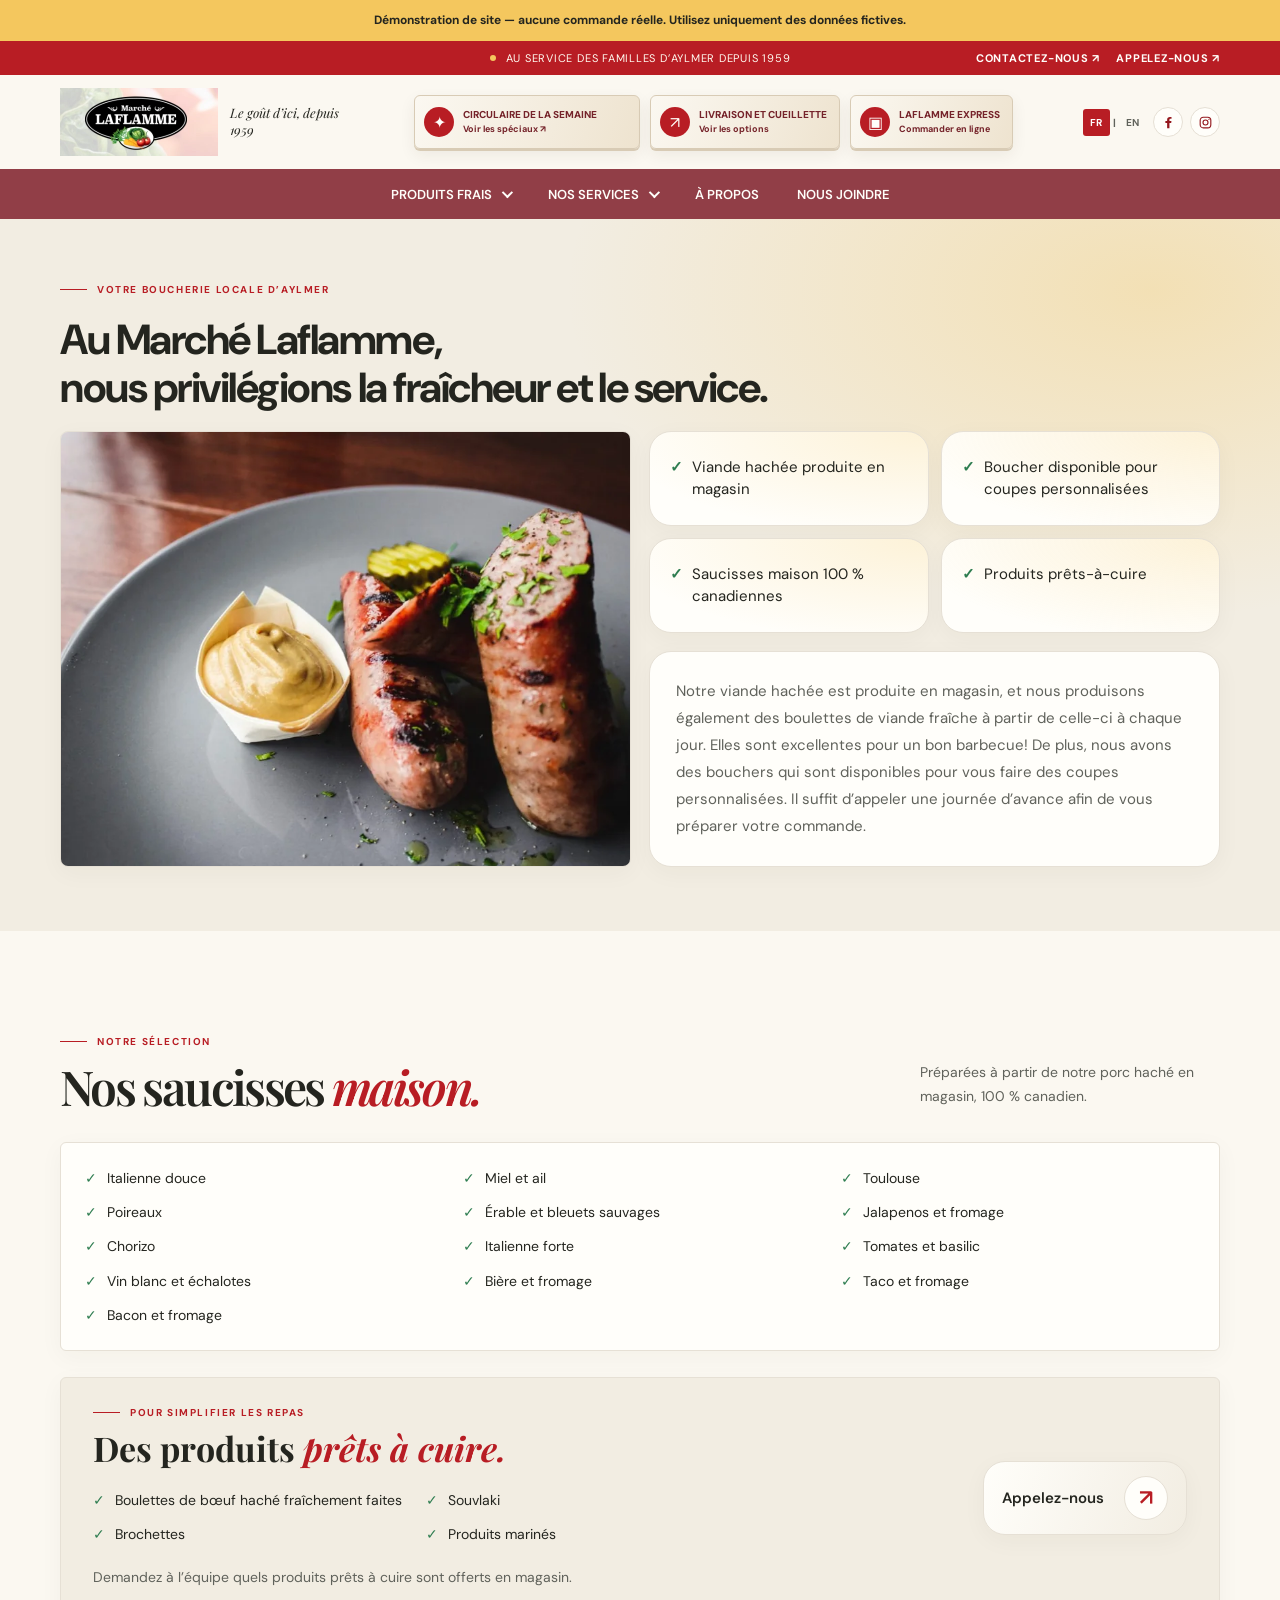
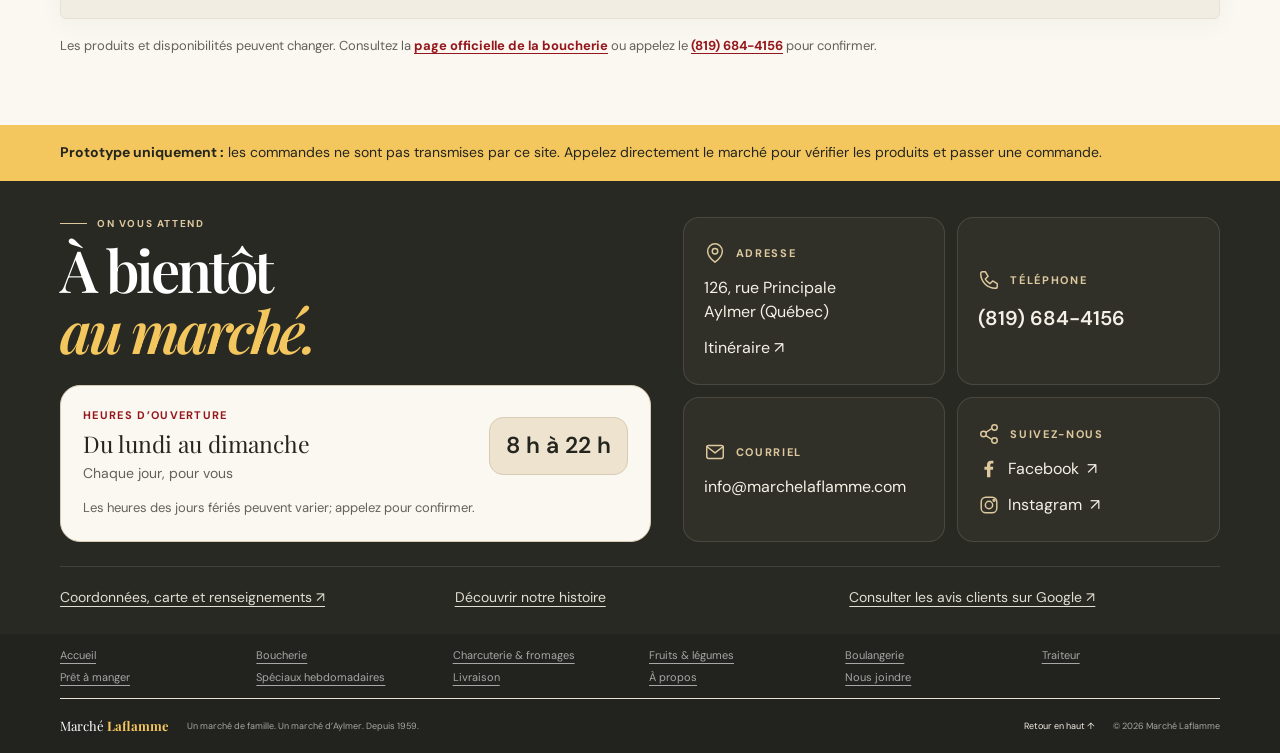
<file: service-boucherie.html>
<!doctype html>
<html lang="fr-CA">
  <head>
    <meta charset="utf-8">
    <meta name="viewport" content="width=device-width, initial-scale=1">
    <link rel="icon" type="image/svg+xml" href="./assets/favicon.svg">
    <meta name="theme-color" content="#fbf8f1">
    <meta name="description" content="Découvrez la boucherie du Marché Laflamme à Aylmer : saucisses maison, viande hachée en magasin et coupes personnalisées.">
    <title>Boucherie | Marché Laflamme</title>
    <link rel="preconnect" href="https://fonts.googleapis.com">
    <link rel="preconnect" href="https://fonts.gstatic.com" crossorigin>
    <link href="https://fonts.googleapis.com/css2?family=DM+Sans:wght@400;500;600;700&family=Playfair+Display:wght@600;700;800&display=swap" rel="stylesheet">
    <link rel="stylesheet" href="./styles.css">
    <script src="./app.js" defer></script>
    <script src="./language.js" defer></script>
  </head>
  <body class="service-page">
    <a class="skip-link" href="#contenu">Passer au contenu</a>
    <aside class="demo-banner" aria-label="Avis de démonstration">
      Démonstration de site — aucune commande réelle. Utilisez uniquement des données fictives.
    </aside>

    <div class="announcement">
      <div class="container announcement__inner">
        <span class="announcement__dot" aria-hidden="true"></span>
        <p>Au service des familles d’Aylmer depuis 1959</p>
        <div class="announcement__actions">
          <a href="mailto:info@marchelaflamme.com">Contactez-nous <span aria-hidden="true">↗</span></a>
          <a href="tel:+18196844156">Appelez-nous <span aria-hidden="true">↗</span></a>
        </div>
      </div>
    </div>

    <header class="site-header">
      <div class="container header__inner">
        <a class="brand" href="./index.html#accueil">
          <img class="brand__logo" src="./assets/marche-laflamme-logo.webp" width="316" height="136" alt="Marché Laflamme">
          <span class="brand__caption">Le goût d’ici, depuis 1959</span>
        </a>
        <div class="language-switch" role="group" aria-label="Langue">
          <button type="button" data-language="fr" aria-label="Passer en français">FR</button>
          <span aria-hidden="true">|</span>
          <button type="button" data-language="en" aria-label="Switch to English">EN</button>
        </div>
        <button class="menu-toggle" type="button" aria-expanded="false" aria-controls="navigation" aria-label="Ouvrir le menu">
          <span></span><span></span>
        </button>
        <nav class="navigation" id="navigation" aria-label="Navigation principale">
          <a href="./index.html#circulaire">Circulaire</a>
          <a href="./index.html#rayons">Nos rayons</a>
          <a href="./service-boucherie.html" aria-current="page">Boucherie</a>
          <a href="./service-traiteur.html">Traiteur</a>
          <a href="./index.html#contact">Nous joindre</a>
        </nav>
      </div>
    </header>

    <main id="contenu">
      <section class="service-hero" aria-labelledby="service-title">
        <div class="container service-hero__inner butchery-hero butchery-bento">
          <div class="butchery-hero__intro">
            <p class="eyebrow"><span class="eyebrow__line"></span> Votre boucherie locale d’Aylmer</p>
            <h1 id="service-title">Au Marché Laflamme,<br>nous privilégions la fraîcheur et le service.</h1>
          </div>
          <img class="butchery-hero__image bento-card" src="./assets/butcher-sausages.webp" width="960" height="640" fetchpriority="high" alt="Saucisses maison grillées, servies avec de la moutarde">
          <div class="butchery-hero__details">
            <ul class="butchery-hero__highlights">
              <li>Viande hachée produite en magasin</li>
              <li>Boucher disponible pour coupes personnalisées</li>
              <li>Saucisses maison 100 % canadiennes</li>
              <li>Produits prêts-à-cuire</li>
            </ul>
            <p class="bento-card">Notre viande hachée est produite en magasin, et nous produisons également des boulettes de viande fraîche à partir de celle-ci à chaque jour. Elles sont excellentes pour un bon barbecue! De plus, nous avons des bouchers qui sont disponibles pour vous faire des coupes personnalisées. Il suffit d’appeler une journée d’avance afin de vous préparer votre commande.</p>
          </div>
        </div>
      </section>

      <section class="service-content">
        <div class="container">
          <div class="butchery-sausages">
            <div class="service-section-heading">
              <div>
                <p class="eyebrow"><span class="eyebrow__line"></span> Notre sélection</p>
                <h2 id="sausage-varieties">Nos saucisses <em>maison.</em></h2>
              </div>
              <p>Préparées à partir de notre porc haché en magasin, 100 % canadien.</p>
            </div>
            <ul class="butchery-product-list butchery-product-list--sausages bento-card">
              <li>Italienne douce</li>
              <li>Miel et ail</li>
              <li>Toulouse</li>
              <li>Poireaux</li>
              <li>Érable et bleuets sauvages</li>
              <li>Jalapenos et fromage</li>
              <li>Chorizo</li>
              <li>Italienne forte</li>
              <li>Tomates et basilic</li>
              <li>Vin blanc et échalotes</li>
              <li>Bière et fromage</li>
              <li>Taco et fromage</li>
              <li>Bacon et fromage</li>
            </ul>
          </div>
          <div class="butchery-ready bento-card">
            <div>
              <p class="eyebrow"><span class="eyebrow__line"></span> Pour simplifier les repas</p>
              <h2>Des produits <em>prêts à cuire.</em></h2>
              <ul class="butchery-product-list">
                <li>Boulettes de bœuf haché fraîchement faites</li>
                <li>Souvlaki</li>
                <li>Brochettes</li>
                <li>Produits marinés</li>
              </ul>
              <p>Demandez à l’équipe quels produits prêts à cuire sont offerts en magasin.</p>
            </div>
            <a class="button button--red" href="tel:+18196844156">Appelez-nous <span aria-hidden="true">↗</span></a>
          </div>
          <p class="service-footnote">
            Les produits et disponibilités peuvent changer. Consultez la
            <a href="https://marchelaflamme.com/boucherie/" target="_blank" rel="noopener noreferrer">page officielle de la boucherie</a>
            ou appelez le <a href="tel:+18196844156">(819) 684-4156</a> pour confirmer.
          </p>
        </div>
      </section>

      <section class="service-demo-note">
        <div class="container">
          <p><strong>Prototype uniquement :</strong> les commandes ne sont pas transmises par ce site. Appelez directement le marché pour vérifier les produits et passer une commande.</p>
        </div>
      </section>
    </main>

    <footer class="site-footer">
      <div class="container site-footer__inner">
        <a class="footer-brand" href="./index.html#accueil">Marché <strong>Laflamme</strong></a>
        <p>Un marché de famille. Un marché d’Aylmer. Depuis 1959.</p>
        <a class="site-footer__top" href="#contenu">Retour en haut ↑</a>
        <span class="site-footer__copyright">© <span id="current-year"></span> Marché Laflamme</span>
      </div>
    </footer>
  </body>
</html>
</file>
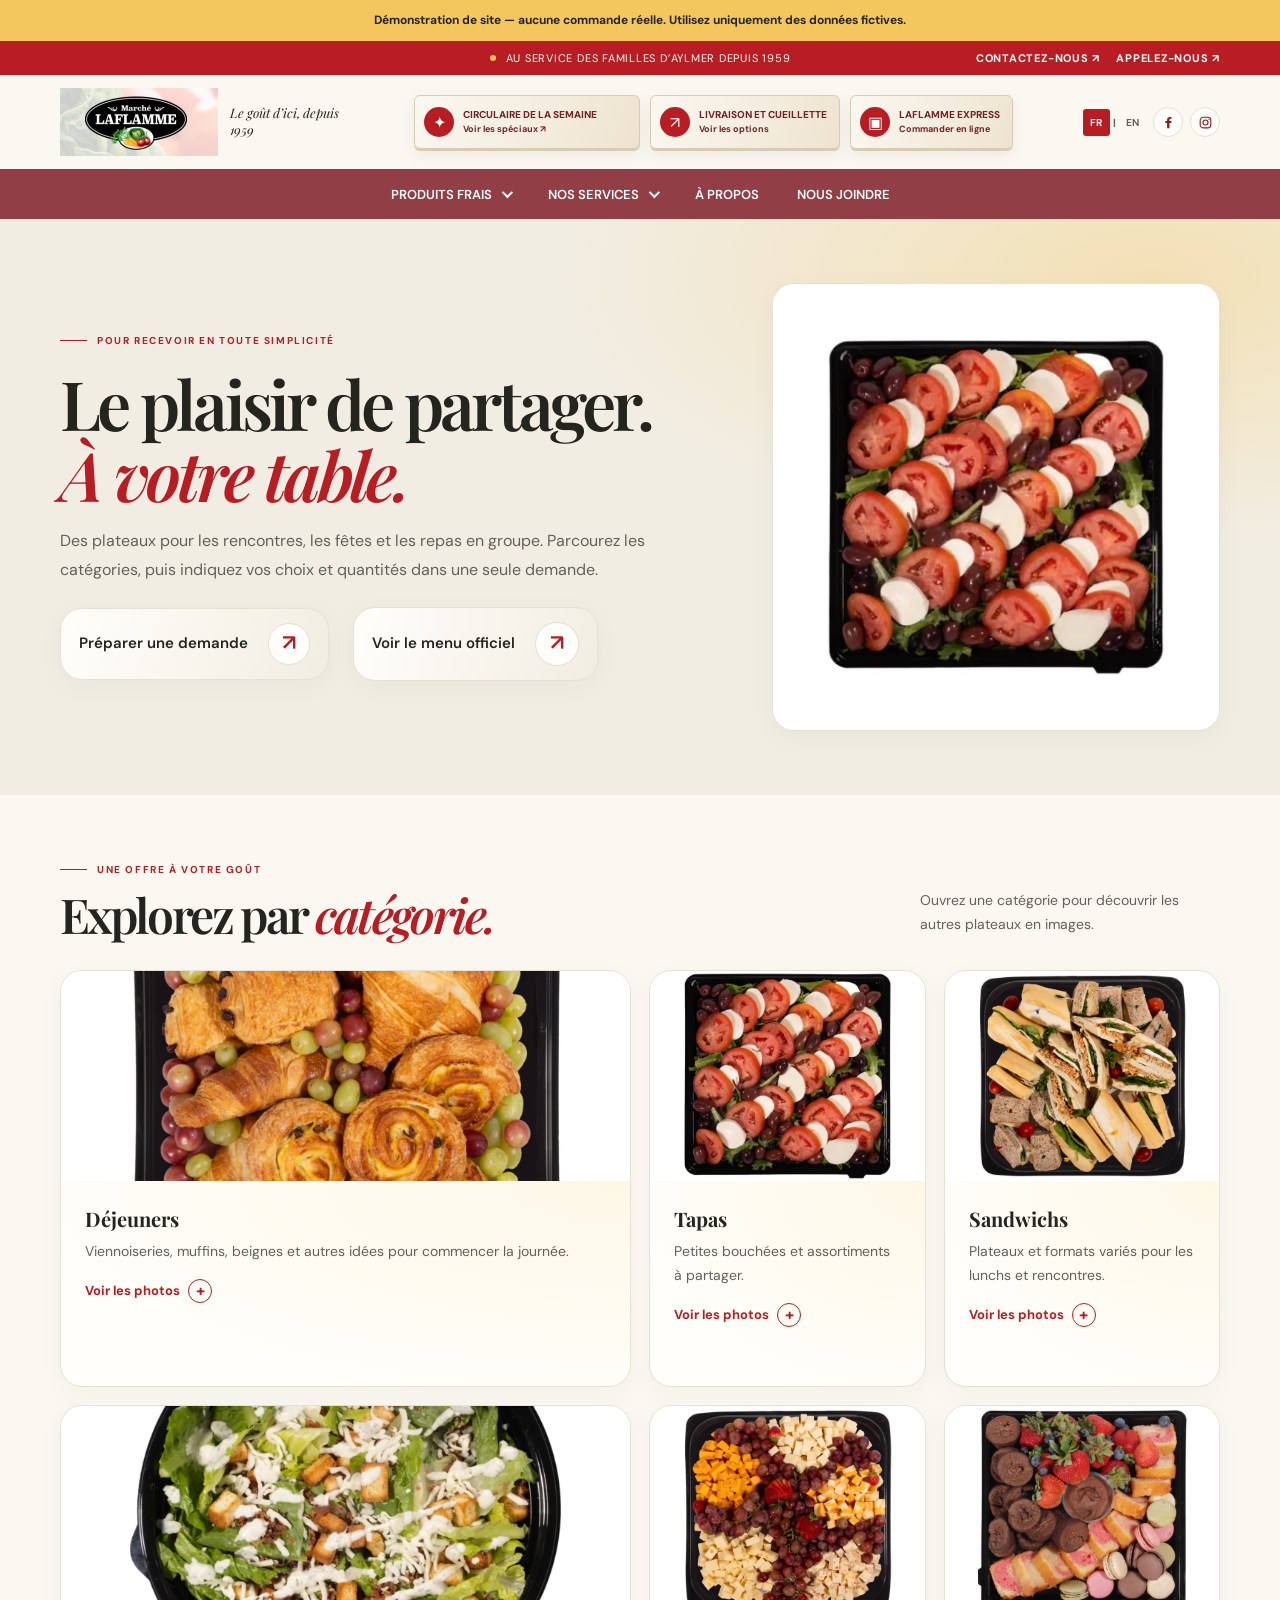
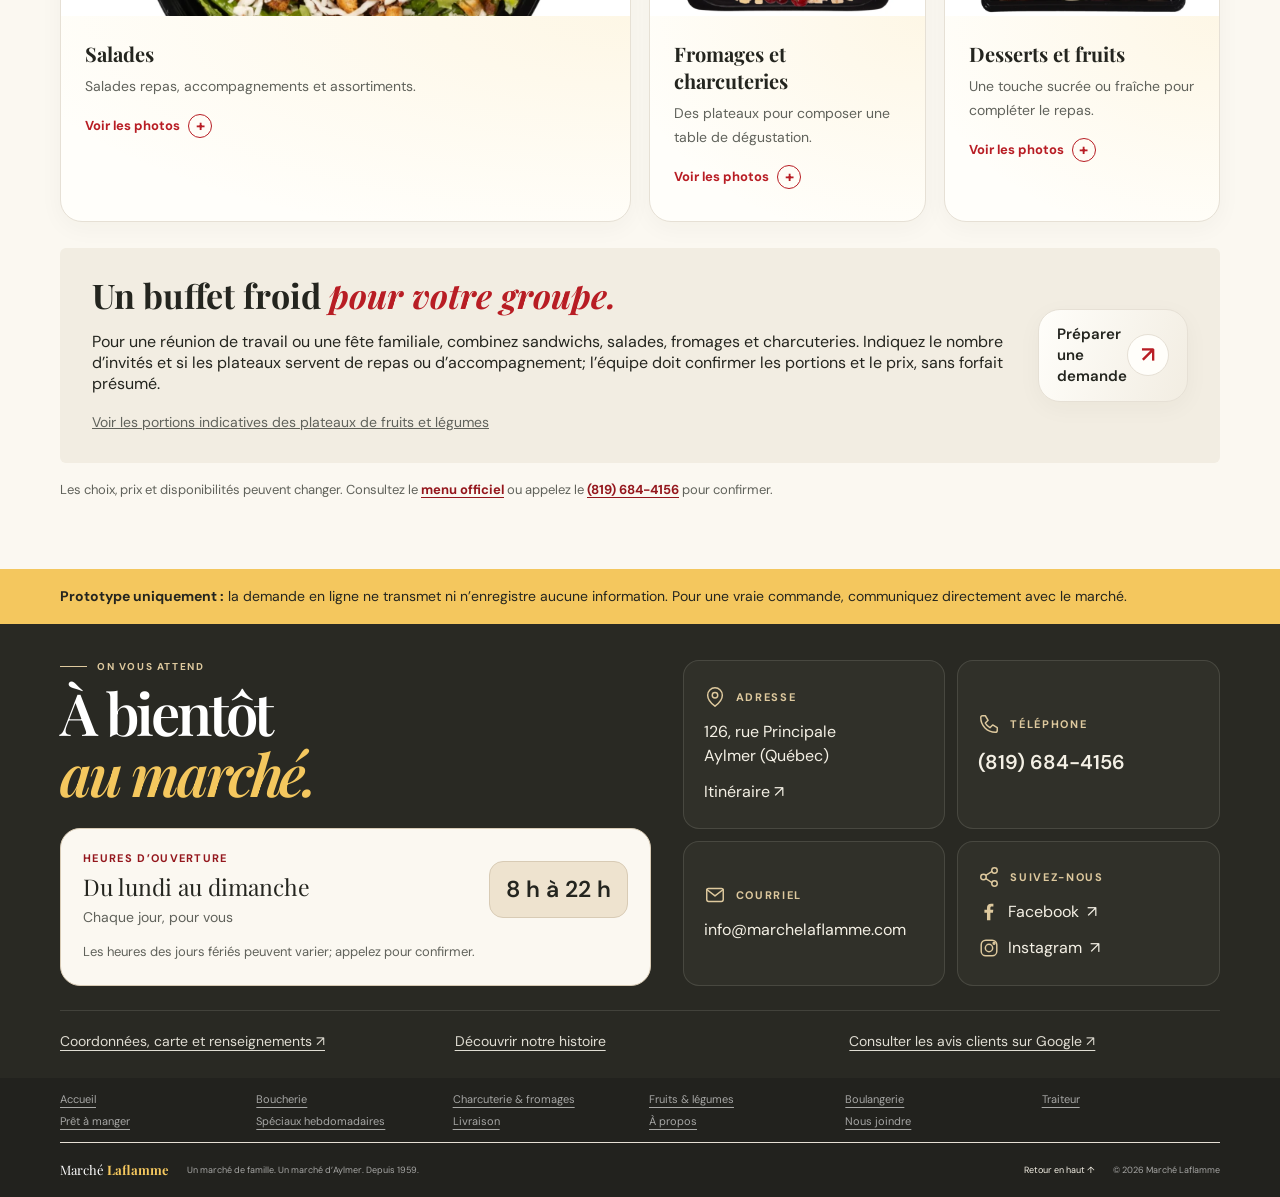
<file: service-traiteur.html>
<!doctype html>
<html lang="fr-CA">
  <head>
    <meta charset="utf-8">
    <meta name="viewport" content="width=device-width, initial-scale=1">
    <link rel="icon" type="image/svg+xml" href="./assets/favicon.svg">
    <meta name="theme-color" content="#fbf8f1">
    <meta name="description" content="Découvrez les catégories de plateaux du service traiteur du Marché Laflamme à Aylmer et préparez une demande.">
    <title>Service traiteur | Marché Laflamme</title>
    <link rel="preconnect" href="https://fonts.googleapis.com">
    <link rel="preconnect" href="https://fonts.gstatic.com" crossorigin>
    <link href="https://fonts.googleapis.com/css2?family=DM+Sans:wght@400;500;600;700&family=Playfair+Display:wght@600;700;800&display=swap" rel="stylesheet">
    <link rel="stylesheet" href="./styles.css">
    <script src="./app.js" defer></script>
    <script src="./language.js" defer></script>
  </head>
  <body class="service-page">
    <a class="skip-link" href="#contenu">Passer au contenu</a>
    <aside class="demo-banner" aria-label="Avis de démonstration">
      Démonstration de site — aucune commande réelle. Utilisez uniquement des données fictives.
    </aside>

    <div class="announcement">
      <div class="container announcement__inner">
        <span class="announcement__dot" aria-hidden="true"></span>
        <p>Au service des familles d’Aylmer depuis 1959</p>
        <div class="announcement__actions">
          <a href="mailto:info@marchelaflamme.com">Contactez-nous <span aria-hidden="true">↗</span></a>
          <a href="tel:+18196844156">Appelez-nous <span aria-hidden="true">↗</span></a>
        </div>
      </div>
    </div>

    <header class="site-header">
      <div class="container header__inner">
        <a class="brand" href="./index.html#accueil">
          <img class="brand__logo" src="./assets/marche-laflamme-logo.webp" width="316" height="136" alt="Marché Laflamme">
          <span class="brand__caption">Le goût d’ici, depuis 1959</span>
        </a>
        <div class="language-switch" role="group" aria-label="Langue">
          <button type="button" data-language="fr" aria-label="Passer en français">FR</button>
          <span aria-hidden="true">|</span>
          <button type="button" data-language="en" aria-label="Switch to English">EN</button>
        </div>
        <button class="menu-toggle" type="button" aria-expanded="false" aria-controls="navigation" aria-label="Ouvrir le menu">
          <span></span><span></span>
        </button>
        <nav class="navigation" id="navigation" aria-label="Navigation principale">
          <a href="./index.html#circulaire">Circulaire</a>
          <a href="./index.html#rayons">Nos rayons</a>
          <a href="./service-traiteur.html" aria-current="page">Traiteur</a>
          <a href="./index.html#contact">Nous joindre</a>
        </nav>
      </div>
    </header>

    <main id="contenu">
      <section class="service-hero" aria-labelledby="service-title">
        <div class="container service-hero__inner catering-hero">
          <div>
            <p class="eyebrow"><span class="eyebrow__line"></span> Pour recevoir en toute simplicité</p>
            <h1 id="service-title">Le plaisir de partager.<br><em>À votre table.</em></h1>
            <p class="service-hero__lead">
              Des plateaux pour les rencontres, les fêtes et les repas en groupe.
              Parcourez les catégories, puis indiquez vos choix et quantités dans une seule demande.
            </p>
            <div class="service-actions">
              <a class="bento-card bento-action" href="./demande-services.html?service=traiteur#demande">
                <span>Préparer une demande</span><span class="bento-arrow" aria-hidden="true">↗</span>
              </a>
              <a class="text-link text-link--red" href="https://marchelaflamme.com/service-de-traiteur/" target="_blank" rel="noopener noreferrer">
                Voir le menu officiel <span aria-hidden="true">↗</span>
              </a>
            </div>
          </div>
          <img class="bento-card catering-hero__photo" src="./assets/department-catering.webp" width="480" height="480" alt="Plateau de tomates et mozzarella du Marché Laflamme">
        </div>
      </section>

      <section class="service-content" id="offres" aria-labelledby="catering-categories">
        <div class="container">
          <div class="service-section-heading">
            <div>
              <p class="eyebrow"><span class="eyebrow__line"></span> Une offre à votre goût</p>
              <h2 id="catering-categories">Explorez par <em>catégorie.</em></h2>
            </div>
            <p>Ouvrez une catégorie pour découvrir les autres plateaux en images.</p>
          </div>
          <div class="service-category-grid catering-grid--bento">
            <details class="service-category">
              <summary class="service-category__summary">
                <img src="./assets/catering-gallery-mini-viennoiseries-avec-fruits.webp" width="768" height="768" loading="lazy" alt="Plateau de viennoiseries et raisins pour le déjeuner">
                <div class="service-category__body"><h3>Déjeuners</h3><p>Viennoiseries, muffins, beignes et autres idées pour commencer la journée.</p><span class="service-category__photos-label">Voir les photos</span></div>
              </summary>
              <div class="service-category__gallery">
                <figure><img src="./assets/catering-gallery-muffins-assortis.webp" width="768" height="768" loading="lazy" alt="Muffins assortis"><figcaption>Muffins assortis</figcaption></figure>
                <figure><img src="./assets/catering-gallery-bagels-au-saumon-fume.webp" width="768" height="768" loading="lazy" alt="Bagels au saumon fumé"><figcaption>Bagels au saumon fumé</figcaption></figure>
                <figure><img src="./assets/catering-gallery-trio-de-beignes-a-lancienne.webp" width="768" height="768" loading="lazy" alt="Trio de beignes à l’ancienne"><figcaption>Trio de beignes à l’ancienne</figcaption></figure>
              </div>
            </details>
            <details class="service-category">
              <summary class="service-category__summary">
                <img src="./assets/catering-gallery-duo-de-mini-brochettes.webp" width="768" height="768" loading="lazy" alt="Duo de mini-brochettes du service traiteur du Marché Laflamme">
                <div class="service-category__body"><h3>Tapas</h3><p>Petites bouchées et assortiments à partager.</p><span class="service-category__photos-label">Voir les photos</span></div>
              </summary>
              <div class="service-category__gallery">
                <figure><img src="./assets/catering-gallery-mini-brochettes-de-raisins-et-cie.webp" width="768" height="768" loading="lazy" alt="Mini-brochettes de raisins et cie"><figcaption>Mini-brochettes de raisins et cie</figcaption></figure>
                <figure><img src="./assets/catering-gallery-pizza-pomodoro.webp" width="768" height="768" loading="lazy" alt="Pizza pomodoro"><figcaption>Pizza pomodoro</figcaption></figure>
                <figure><img src="./assets/catering-gallery-oeuf-mimosa.webp" width="768" height="768" loading="lazy" alt="Œufs mimosa"><figcaption>Œufs mimosa</figcaption></figure>
                <figure><img src="./assets/catering-gallery-la-boule-de-fromage.webp" width="768" height="768" loading="lazy" alt="La boule de fromage"><figcaption>La boule de fromage</figcaption></figure>
                <figure><img src="./assets/catering-gallery-plateau-style-nacho.webp" width="768" height="768" loading="lazy" alt="Plateau style nacho"><figcaption>Plateau style nacho</figcaption></figure>
              </div>
            </details>
            <details class="service-category">
              <summary class="service-category__summary">
                <img src="./assets/catering-gallery-le-multi-pains.webp" width="768" height="768" loading="lazy" alt="Plateau de sandwichs multi-pains du Marché Laflamme">
                <div class="service-category__body"><h3>Sandwichs</h3><p>Plateaux et formats variés pour les lunchs et rencontres.</p><span class="service-category__photos-label">Voir les photos</span></div>
              </summary>
              <div class="service-category__gallery">
                <figure><img src="./assets/catering-gallery-sandwich-moelleux.webp" width="768" height="768" loading="lazy" alt="Sandwich moelleux"><figcaption>Sandwich moelleux</figcaption></figure>
                <figure><img src="./assets/catering-gallery-petits-pains-farcis.webp" width="768" height="768" loading="lazy" alt="Petits pains farcis"><figcaption>Petits pains farcis</figcaption></figure>
                <figure><img src="./assets/catering-gallery-mini-pitas.webp" width="768" height="768" loading="lazy" alt="Mini pitas"><figcaption>Mini pitas</figcaption></figure>
                <figure><img src="./assets/catering-gallery-mini-croissants.webp" width="768" height="768" loading="lazy" alt="Mini-croissants"><figcaption>Mini-croissants</figcaption></figure>
                <figure><img src="./assets/catering-gallery-wraps-en-bouchees.webp" width="768" height="768" loading="lazy" alt="Wraps en bouchées"><figcaption>Wraps en bouchées</figcaption></figure>
                <figure><img src="./assets/catering-gallery-wraps-et-crudites.webp" width="768" height="768" loading="lazy" alt="Wraps et crudités"><figcaption>Wraps et crudités</figcaption></figure>
                <figure><img src="./assets/catering-gallery-le-favori-des-tout-petits.webp" width="768" height="768" loading="lazy" alt="Le favori des tout-petits"><figcaption>Le favori des tout-petits</figcaption></figure>
              </div>
            </details>
            <details class="service-category">
              <summary class="service-category__summary">
                <img src="./assets/catering-gallery-salad-cesar.webp" width="768" height="768" loading="lazy" alt="Salade César du service traiteur du Marché Laflamme">
                <div class="service-category__body"><h3>Salades</h3><p>Salades repas, accompagnements et assortiments.</p><span class="service-category__photos-label">Voir les photos</span></div>
              </summary>
              <div class="service-category__gallery">
                <figure><img src="./assets/catering-gallery-salades-meli-melo.webp" width="768" height="768" loading="lazy" alt="Salades méli-mélo"><figcaption>Salades méli-mélo</figcaption></figure>
                <figure><img src="./assets/catering-gallery-salade-verte-aux-fruits-et-noix.webp" width="768" height="768" loading="lazy" alt="Salade verte aux fruits et noix"><figcaption>Salade verte aux fruits et noix</figcaption></figure>
                <figure><img src="./assets/catering-gallery-salade-toscane.webp" width="768" height="768" loading="lazy" alt="Salade toscane"><figcaption>Salade toscane</figcaption></figure>
                <figure><img src="./assets/catering-gallery-salade-caprese.webp" width="768" height="768" loading="lazy" alt="Salade caprese"><figcaption>Salade caprese</figcaption></figure>
              </div>
            </details>
            <details class="service-category">
              <summary class="service-category__summary">
                <img src="./assets/catering-gallery-petits-cubes.webp" width="768" height="768" loading="lazy" alt="Plateau de fromages et charcuteries du Marché Laflamme">
                <div class="service-category__body"><h3>Fromages et charcuteries</h3><p>Des plateaux pour composer une table de dégustation.</p><span class="service-category__photos-label">Voir les photos</span></div>
              </summary>
              <div class="service-category__gallery">
                <figure><img src="./assets/catering-gallery-terrines-et-charcuteries.webp" width="768" height="768" loading="lazy" alt="Terrines et charcuteries"><figcaption>Terrines et charcuteries</figcaption></figure>
                <figure><img src="./assets/catering-gallery-prosciutto-et-melon.webp" width="768" height="768" loading="lazy" alt="Prosciutto et melon"><figcaption>Prosciutto et melon</figcaption></figure>
                <figure><img src="./assets/catering-gallery-les-incontournables.webp" width="768" height="768" loading="lazy" alt="Les incontournables"><figcaption>Les incontournables</figcaption></figure>
                <figure><img src="./assets/catering-gallery-le-delectable.webp" width="768" height="768" loading="lazy" alt="Le délectable"><figcaption>Le délectable</figcaption></figure>
                <figure><img src="./assets/catering-gallery-charcuteries-italiennes.webp" width="768" height="768" loading="lazy" alt="Charcuteries italiennes"><figcaption>Charcuteries italiennes</figcaption></figure>
              </div>
            </details>
            <details class="service-category">
              <summary class="service-category__summary">
                <img src="./assets/catering-gallery-fines-pointes.webp" width="768" height="768" loading="lazy" alt="Assortiment de pointes de gâteaux du Marché Laflamme">
                <div class="service-category__body"><h3>Desserts et fruits</h3><p>Une touche sucrée ou fraîche pour compléter le repas.</p><span class="service-category__photos-label">Voir les photos</span></div>
              </summary>
              <div class="service-category__gallery">
                <figure><img src="./assets/catering-gallery-tartelettes-6-a-8-personnes.webp" width="768" height="768" loading="lazy" alt="Tartelettes à partager pour 6 à 8 personnes"><figcaption>Tartelettes à partager pour 6 à 8 personnes</figcaption></figure>
                <figure><img src="./assets/catering-gallery-mini-tentations-au-fromage-et-profiteroles.webp" width="768" height="768" loading="lazy" alt="Mini-tentations au fromage et profiteroles"><figcaption>Mini-tentations au fromage et profiteroles</figcaption></figure>
                <figure><img src="./assets/catering-gallery-fraises-aux-deux-chocolats.webp" width="768" height="768" loading="lazy" alt="Fraises aux deux chocolats"><figcaption>Fraises aux deux chocolats</figcaption></figure>
                <figure><img src="./assets/catering-gallery-folie-chocolatees-et-ses-petits-fruits.webp" width="768" height="768" loading="lazy" alt="Folie chocolatée et ses petits fruits"><figcaption>Folie chocolatée et ses petits fruits</figcaption></figure>
                <figure><img src="./assets/catering-gallery-beignets-gourmands.webp" width="768" height="768" loading="lazy" alt="Beignets gourmands"><figcaption>Beignets gourmands</figcaption></figure>
              </div>
            </details>
          </div>
          <div class="butchery-ready">
            <div>
              <h2>Un buffet froid <em>pour votre groupe.</em></h2>
              <p>Pour une réunion de travail ou une fête familiale, combinez sandwichs, salades, fromages et charcuteries. Indiquez le nombre d’invités et si les plateaux servent de repas ou d’accompagnement; l’équipe doit confirmer les portions et le prix, sans forfait présumé.</p>
              <p><a href="./fruits-legumes.html#produce-platters">Voir les portions indicatives des plateaux de fruits et légumes</a></p>
            </div>
            <a class="bento-card bento-action" href="./demande-services.html?service=traiteur#demande"><span>Préparer une demande</span><span class="bento-arrow" aria-hidden="true">↗</span></a>
          </div>
          <p class="service-footnote">
            Les choix, prix et disponibilités peuvent changer. Consultez le
            <a href="https://marchelaflamme.com/service-de-traiteur/" target="_blank" rel="noopener noreferrer">menu officiel</a>
            ou appelez le <a href="tel:+18196844156">(819) 684-4156</a> pour confirmer.
          </p>
        </div>
      </section>

      <section class="service-demo-note">
        <div class="container">
          <p><strong>Prototype uniquement :</strong> la demande en ligne ne transmet ni n’enregistre aucune information. Pour une vraie commande, communiquez directement avec le marché.</p>
        </div>
      </section>
    </main>

    <footer class="site-footer">
      <div class="container site-footer__inner">
        <a class="footer-brand" href="./index.html#accueil">Marché <strong>Laflamme</strong></a>
        <p>Un marché de famille. Un marché d’Aylmer. Depuis 1959.</p>
        <a class="site-footer__top" href="#contenu">Retour en haut ↑</a>
        <span class="site-footer__copyright">© <span id="current-year"></span> Marché Laflamme</span>
      </div>
    </footer>
  </body>
</html>
</file>
<file: styles.css>
:root {
  color-scheme: light;
  --red: #b81d24;
  --red-dark: #94171d;
  --gold: #f4c75e;
  --green: #2e7d50;
  --ink: #24251f;
  --muted: #60625b;
  --paper: #fbf8f1;
  --cream: #f2ede2;
  --white: #fffefa;
  --line: #e6e0d5;
  --serif: "Playfair Display", Georgia, serif;
  --sans: "DM Sans", "Segoe UI", sans-serif;
}

* {
  box-sizing: border-box;
}

html {
  scroll-behavior: smooth;
  scroll-padding-top: 96px;
}

body {
  display: flex;
  min-height: 100vh;
  min-height: 100svh;
  flex-direction: column;
  margin: 0;
  background: var(--paper);
  color: var(--ink);
  font-family: var(--sans);
  -webkit-font-smoothing: antialiased;
}

body > main {
  flex: 1 0 auto;
}

body,
button,
input,
textarea,
select {
  font-family: var(--sans);
}

a {
  color: inherit;
}

button,
input,
textarea,
select {
  font-size: inherit;
}

button,
a {
  -webkit-tap-highlight-color: transparent;
}

::selection {
  background: var(--gold);
  color: var(--ink);
}

.container {
  width: min(1160px, calc(100% - 64px));
  margin-inline: auto;
}

.skip-link {
  position: absolute;
  z-index: 100;
  top: 10px;
  left: 10px;
  padding: 10px 16px;
  transform: translateY(-150%);
  border-radius: 4px;
  background: var(--white);
  color: var(--ink);
}

.skip-link:focus {
  transform: translateY(0);
}

.announcement {
  background: var(--red);
  color: #fffaf0;
  font-size: 11px;
  letter-spacing: .07em;
  text-transform: uppercase;
}

.demo-banner {
  padding: 11px 20px;
  background: #f4c75e;
  color: var(--ink);
  font-size: 12px;
  font-weight: 700;
  line-height: 1.6;
  text-align: center;
}

.demo-form {
  display: block;
  width: 100%;
  height: 1500px;
  border: 0;
}

.demo-form-loader summary {
  width: fit-content;
  cursor: pointer;
}

.demo-notice {
  margin: 12px 0;
  color: #54564e;
  font-size: 14px;
  line-height: 1.7;
}

.demo-notice a {
  color: var(--red-dark);
  text-underline-offset: 3px;
}

.announcement__inner {
  display: flex;
  min-height: 34px;
  align-items: center;
  justify-content: center;
  gap: 10px;
  position: relative;
}

.announcement p {
  margin: 0;
}

.announcement__actions {
  position: absolute;
  right: 0;
  display: flex;
  align-items: center;
  gap: 16px;
}

.announcement__actions a {
  color: var(--white);
  font-weight: 700;
  text-decoration: none;
}

.announcement__dot {
  width: 6px;
  height: 6px;
  border-radius: 50%;
  background: var(--gold);
}

.site-header {
  position: relative;
  z-index: 10;
  background: var(--paper);
}

.header__inner {
  display: flex;
  min-height: 94px;
  align-items: center;
  justify-content: space-between;
  gap: 28px;
}

.brand {
  display: inline-flex;
  align-items: center;
  gap: 12px;
  color: var(--ink);
  text-decoration: none;
}

.brand__logo {
  display: block;
  width: 158px;
  height: auto;
}

.brand__caption {
  max-width: 115px;
  font-family: var(--serif);
  font-size: 13px;
  font-style: italic;
  line-height: 1.3;
}

.header-actions {
  display: flex;
  align-items: center;
  gap: 10px;
}

.header-action {
  display: inline-flex;
  min-width: 0;
  min-height: 54px;
  align-items: center;
  gap: 9px;
  padding: 8px 12px 8px 9px;
  border: 1px solid #d8cbb5;
  border-radius: 6px;
  background: linear-gradient(110deg, var(--paper), #eee3cf);
  box-shadow: 0 2px 0 #d8cbb5, 0 6px 16px rgb(61 48 27 / 7%);
  color: #75232a;
  text-decoration: none;
  transition: transform .18s ease, box-shadow .18s ease;
}

.header-action--specials {
  min-width: 226px;
}

.header-action:hover {
  transform: translateY(-2px);
  box-shadow: 0 3px 0 #d8cbb5, 0 9px 20px rgb(61 48 27 / 10%);
}

.header-action[aria-current="page"] {
  border-color: var(--red);
}

.header-action:focus-visible {
  outline: 3px solid var(--red);
  outline-offset: 3px;
}

.header-action__icon {
  display: grid;
  width: 30px;
  height: 30px;
  flex: 0 0 auto;
  place-items: center;
  border-radius: 50%;
  background: var(--red);
  color: #fffefa;
  font-size: 16px;
}

.header-action__copy {
  display: grid;
  gap: 2px;
}

.header-action__title {
  font-size: 10px;
  font-weight: 800;
  line-height: 1.2;
  text-transform: uppercase;
}

.header-action__subtitle {
  font-size: 9px;
  font-weight: 700;
}

.header-utilities {
  display: inline-flex;
  flex: 0 0 auto;
  align-items: center;
  gap: 7px;
}

.header-social {
  display: grid;
  width: 30px;
  height: 30px;
  place-items: center;
  border: 1px solid var(--line);
  border-radius: 50%;
  background: var(--white);
  color: var(--red-dark);
  transition: background-color .18s ease, color .18s ease, transform .18s ease;
}

.header-social:hover {
  transform: translateY(-1px);
  background: var(--red);
  color: var(--white);
}

.header-social:focus-visible {
  outline: 2px solid var(--red);
  outline-offset: 2px;
}

.header-social svg {
  width: 15px;
  height: 15px;
  fill: currentColor;
}

.header-social:nth-of-type(2) svg {
  fill: none;
  stroke: currentColor;
  stroke-width: 1.8;
}

.header-social .header-social__dot {
  fill: currentColor;
  stroke: none;
}

.language-switch {
  display: inline-flex;
  flex: 0 0 auto;
  align-items: center;
  gap: 3px;
  color: var(--muted);
  font-size: 10px;
  font-weight: 700;
  letter-spacing: .05em;
}

.language-switch button {
  min-width: 27px;
  padding: 7px 4px;
  border: 0;
  border-radius: 3px;
  background: transparent;
  color: inherit;
  font: inherit;
  cursor: pointer;
}

.language-switch button[aria-pressed="true"] {
  background: var(--red);
  color: white;
}

.language-switch button:focus-visible {
  outline: 2px solid var(--red);
  outline-offset: 2px;
}

.navigation-bar {
  background: #913e47;
}

.navigation-bar .navigation {
  justify-content: center;
  min-height: 50px;
  gap: clamp(18px, 3vw, 38px);
}

.navigation-bar .navigation > a:not(.button),
.navigation-bar .department-menu > summary {
  color: #fffefa;
  font-size: 13px;
  font-weight: 600;
  text-transform: uppercase;
}

.navigation-bar .navigation > a:not(.button):hover,
.navigation-bar .navigation > a:not(.button):visited,
.navigation-bar .navigation > a:not(.button)[aria-current="page"],
.navigation-bar .department-menu > summary:hover {
  color: #fffefa;
}

.navigation-bar .department-menu > summary {
  display: flex;
  align-items: center;
  gap: 10px;
  list-style: none;
}

.navigation-bar .department-menu > summary::-webkit-details-marker {
  display: none;
}

.navigation-bar .department-menu > summary::after {
  width: 6px;
  height: 6px;
  transform: rotate(45deg) translateY(-2px);
  border-right: 2px solid currentColor;
  border-bottom: 2px solid currentColor;
  content: "";
}

.navigation-bar .department-menu[open] > summary::after {
  transform: rotate(225deg);
}

.navigation-bar .navigation :is(a, summary):focus-visible {
  outline: 2px solid currentColor;
  outline-offset: 4px;
}

.navigation {
  display: flex;
  align-items: center;
  gap: clamp(19px, 2.8vw, 39px);
}

.navigation > a:not(.button) {
  color: #464740;
  font-size: 12px;
  font-weight: 600;
  text-decoration: none;
  transition: color .18s ease;
}

.navigation > a:not(.button):hover {
  color: var(--red);
}

.department-menu {
  position: relative;
  font-size: 12px;
  font-weight: 600;
}

.department-menu summary {
  padding-block: 14px;
  cursor: pointer;
}

.department-menu__links {
  position: absolute;
  z-index: 20;
  top: 100%;
  left: 0;
  display: grid;
  width: 245px;
  padding: 12px;
  border: 1px solid var(--line);
  border-radius: 6px;
  background: var(--paper);
  box-shadow: 0 12px 24px rgb(31 26 17 / 12%);
}

.department-menu__links a {
  padding: 12px;
  text-decoration: none;
}

.department-menu__links a:hover,
.department-menu__links a[aria-current="page"] {
  background: var(--cream);
  color: var(--red);
}

.footer-directory {
  display: grid;
  grid-template-columns: repeat(6, minmax(0, 1fr));
  gap: 8px 18px;
  padding-block: 14px;
  border-bottom: 1px solid var(--line);
  font-size: 11px;
}

.footer-directory a {
  width: fit-content;
  text-underline-offset: 4px;
}

.catalog-grid {
  display: grid;
  grid-template-columns: repeat(4, minmax(0, 1fr));
  gap: 14px;
}

.produce-freshness {
  padding-top: 40px;
}

.produce-freshness__inner {
  display: grid;
  grid-template-columns: 220px minmax(0, 1fr);
  align-items: center;
  gap: 32px;
}

.produce-freshness__inner > img {
  width: 100%;
  height: auto;
  border-radius: 6px;
}

.produce-freshness h2 {
  margin: 0;
  font-family: var(--serif);
  font-size: 30px;
}

.produce-freshness p:not(.eyebrow) {
  color: var(--muted);
  font-size: 16px;
  line-height: 1.8;
}

.produce-menu {
  display: grid;
  grid-template-columns: repeat(2, minmax(0, 1fr));
  gap: 32px;
  margin-block: 24px;
}

.produce-menu h2 {
  font-family: var(--serif);
  font-size: 27px;
}

.produce-menu__items {
  display: grid;
  gap: 12px;
}

.produce-menu__item {
  display: grid;
  grid-template-columns: 160px minmax(0, 1fr);
  align-items: center;
  gap: 16px;
  padding: 18px;
  border: 1px solid var(--line);
  border-radius: 6px;
  background: var(--white);
}

.produce-menu__item img {
  width: 100%;
  height: 150px;
  object-fit: contain;
  border-radius: 4px;
}

.produce-menu__item h3 {
  margin: 0 0 6px;
  font-family: var(--serif);
  font-size: 19px;
}

.produce-menu__item p {
  margin: 6px 0 0;
  color: var(--muted);
  font-size: 15px;
  line-height: 1.7;
}

.produce-menu__item .produce-menu__price,
.produce-menu__item .catalog-portion {
  color: var(--red);
  font-weight: 700;
}

.produce-menu__item .produce-menu__price {
  font-size: 16px;
}

@media (max-width: 900px) {
  .produce-menu {
    grid-template-columns: minmax(0, 1fr);
  }
}

@media (max-width: 650px) {
  .produce-freshness__inner {
    grid-template-columns: 110px minmax(0, 1fr);
    align-items: start;
    gap: 16px;
  }

  .produce-menu__item {
    grid-template-columns: 105px minmax(0, 1fr);
    gap: 12px;
    padding: 14px;
  }

  .produce-menu__item img {
    height: 110px;
  }
}

.butchery-card h2 {
  margin-top: 0;
  font-family: var(--serif);
  font-size: 23px;
}

.catalog-grid .butchery-card {
  min-height: 0;
  padding: 20px;
}

.catalog-grid .butchery-card h3 {
  margin-top: 0;
}

.butchery-card .catalog-portion {
  margin-top: 12px;
  color: var(--red);
  font-weight: 700;
}

.table-scroll {
  max-width: 100%;
  min-width: 0;
  overflow-x: auto;
}

.pricing-table {
  width: 100%;
  border-collapse: collapse;
  background: var(--white);
  font-size: 14px;
  line-height: 1.6;
  text-align: left;
}

.pricing-table caption {
  padding: 12px;
  color: var(--muted);
  text-align: left;
}

.pricing-table th,
.pricing-table td {
  padding: 16px;
  border-bottom: 1px solid var(--line);
}

.pricing-table thead {
  background: var(--red);
  color: white;
}

.pricing-table tbody tr:nth-child(even) {
  background: var(--cream);
}

.pricing-table td {
  white-space: nowrap;
}

.contact-layout {
  display: grid;
  grid-template-columns: minmax(0, 1fr) minmax(0, 1.4fr);
  align-items: stretch;
  gap: 32px;
  margin-top: 24px;
}

.contact-map {
  display: flex;
  min-width: 0;
  flex-direction: column;
}

.contact-details a,
.contact-details address {
  overflow-wrap: anywhere;
  font-size: 16px;
  font-style: normal;
  line-height: 1.7;
}

.store-hours {
  display: grid;
  gap: 4px;
  margin: 0;
  padding: 0;
  list-style: none;
  font-size: 16px;
  line-height: 1.7;
}

.store-hours li {
  display: flex;
  justify-content: space-between;
  gap: 16px;
}

.store-map {
  flex: 1 1 auto;
  width: 100%;
  min-height: 520px;
  max-width: 100%;
  border: 1px solid var(--line);
  border-radius: 6px;
}

.history-timeline {
  display: grid;
  gap: 0;
  margin: 0;
  padding: 0;
  list-style: none;
}

.service-hero.history-overview {
  padding-block: 32px;
}

.history-overview__grid {
  display: grid;
  grid-template-columns: minmax(0, 1.15fr) minmax(0, 1fr);
  align-items: stretch;
  gap: 22px;
}

.history-overview__heading,
.history-overview__timeline {
  grid-column: 1 / -1;
}

.history-overview .history-overview__intro {
  display: flex;
  flex-direction: column;
  justify-content: center;
  background: radial-gradient(ellipse at top right, rgba(244, 199, 94, .18), transparent 75%), var(--white);
}

.history-overview__since {
  margin: 0 0 24px;
  color: var(--muted);
  font-size: 15px;
}

.history-overview__since strong {
  display: block;
  margin-top: 4px;
  color: var(--red-dark);
  font-family: var(--serif);
  font-size: clamp(56px, 7vw, 88px);
  font-weight: 600;
  line-height: 1;
}

.history-overview h1 {
  margin-bottom: 12px;
  font-size: clamp(32px, 3.4vw, 46px);
}

.history-overview .service-hero__lead {
  margin-bottom: 18px;
}

.history-overview__image {
  display: block;
  width: 100%;
  height: 100%;
  min-height: 380px;
  padding: 0;
  object-fit: cover;
  object-position: center top;
}

.history-overview .service-actions {
  margin-top: 18px;
}

.history-overview .service-section-heading {
  margin-block: 24px;
}

.history-overview .service-section-heading h2 {
  font-size: clamp(28px, 3vw, 38px);
}

.history-overview .history-timeline {
  grid-template-columns: repeat(2, minmax(0, 1fr));
  gap: 18px;
}

.history-overview .history-timeline li {
  grid-template-columns: minmax(0, 1fr);
  align-content: start;
  gap: 18px;
  padding: 28px;
}

.history-overview .history-timeline li:nth-child(even) {
  background: var(--cream);
}

.history-overview .history-timeline strong {
  font-family: var(--serif);
  font-size: clamp(28px, 3vw, 38px);
  line-height: 1.2;
}

.history-overview .history-timeline h3 {
  margin-bottom: 6px;
  font-size: 24px;
}

.history-overview .history-timeline p {
  margin: 0;
}

@media (max-width: 760px) {
  .history-overview__grid {
    grid-template-columns: minmax(0, 1fr);
    gap: 16px;
  }

  .history-overview__image {
    height: auto;
    min-height: 0;
  }

  .history-overview .history-timeline {
    grid-template-columns: minmax(0, 1fr);
    gap: 12px;
  }
}

.history-timeline li {
  display: grid;
  grid-template-columns: 120px minmax(0, 1fr);
  gap: 24px;
  padding: 24px 0;
  border-bottom: 1px solid var(--line);
}

.history-timeline strong {
  color: var(--red);
}

.history-timeline h3 {
  margin-top: 0;
}

.history-timeline p,
.meal-lists li {
  color: var(--muted);
  font-size: 16px;
  line-height: 1.8;
}

.meal-lists ul {
  padding-left: 18px;
}

.flyer-image {
  display: block;
  width: min(100%, 850px);
  height: auto;
  margin: 24px auto 0;
}

.visit__more {
  position: relative;
  padding-top: 24px;
  font-size: 15px;
  line-height: 1.7;
}

.visit--footer {
  padding-block: 24px 16px;
}

.visit--footer .visit__inner {
  grid-template-columns: minmax(210px, .7fr) minmax(0, 1.3fr);
  gap: 30px;
}

.visit--footer .visit h2,
.visit--footer h2 {
  margin-bottom: 0;
  font-size: clamp(30px, 3.2vw, 40px);
}

.visit--footer .eyebrow {
  margin-bottom: 9px;
}

.visit--footer .visit__details {
  gap: 14px 22px;
}

.visit--footer .visit__detail {
  gap: 4px;
}

.visit--footer .visit__detail a {
  font-size: 13px;
  line-height: 1.45;
  overflow-wrap: anywhere;
}

.visit--footer .visit__social-links {
  display: flex;
  flex-wrap: wrap;
  gap: 4px 14px;
}

.visit--footer .visit__label {
  font-size: 9px;
}

.visit--footer .visit__more {
  display: flex;
  flex-wrap: wrap;
  align-items: center;
  gap: 4px 20px;
  padding-top: 15px;
  font-size: 14px;
  line-height: 1.5;
}

.visit--footer .visit__more p {
  margin: 0;
}

.visit--footer .visit__decoration {
  right: -34px;
  bottom: -132px;
  font-size: 250px;
}

@media (max-width: 1100px) {
  .navigation {
    gap: 16px;
  }
}

@media (max-width: 1050px) {
  .header__inner {
    display: grid;
    grid-template-columns: minmax(0, 1fr) auto;
    gap: 10px 20px;
    padding-block: 12px;
  }

  .header__inner .brand {
    grid-column: 1;
    grid-row: 1;
  }

  .header-utilities {
    grid-column: 2;
    grid-row: 1;
    gap: 5px;
  }

  .header-actions {
    grid-column: 1 / -1;
    grid-row: 2;
    justify-self: center;
  }
}

@media (max-width: 900px) {
  .navigation-bar .navigation {
    gap: 18px;
  }

  .navigation-bar .navigation > a,
  .navigation-bar .department-menu > summary {
    font-size: 11px;
  }

  .catalog-grid {
    grid-template-columns: repeat(2, minmax(0, 1fr));
  }
}

@media (max-width: 760px) {
  .navigation-bar .navigation {
    width: auto;
    min-height: 0;
    gap: 0;
    background: #913e47;
  }

  .navigation-bar .department-menu__links {
    background: var(--paper);
  }

  .navigation-bar .navigation > a,
  .navigation-bar .department-menu > summary {
    padding-block: 15px;
    border-bottom-color: rgb(255 220 103 / 25%);
    font-size: 12px;
  }

  .navigation-bar .department-menu {
    border-bottom-color: rgb(255 220 103 / 25%);
  }

  .department-menu {
    border-bottom: 1px solid var(--line);
  }

  .department-menu__links {
    position: static;
    width: 100%;
    border: 0;
    box-shadow: none;
  }

  .navigation.is-open {
    max-height: calc(100dvh - 110px);
    overflow-y: auto;
  }

  .footer-directory {
    grid-template-columns: repeat(2, minmax(0, 1fr));
  }

  .catalog-grid {
    grid-template-columns: minmax(0, 1fr);
  }

  .contact-layout {
    grid-template-columns: minmax(0, 1fr);
  }

  .store-map {
    min-height: 400px;
  }

  .history-timeline li {
    grid-template-columns: 85px minmax(0, 1fr);
    gap: 12px;
  }

  .pricing-table th,
  .pricing-table td {
    padding: 12px;
  }
}

.button {
  display: inline-flex;
  min-height: 52px;
  align-items: center;
  justify-content: center;
  gap: 21px;
  padding: 0 24px;
  border: 0;
  border-radius: 3px;
  color: white;
  font-size: 12px;
  font-weight: 700;
  letter-spacing: .025em;
  text-decoration: none;
  transition: background .2s ease, transform .2s ease;
}

.button:hover {
  transform: translateY(-2px);
}

.button--small {
  min-height: 42px;
  gap: 13px;
  padding: 0 18px;
  font-size: 11px;
}

.button--gold {
  background: var(--gold);
  color: var(--ink);
}

.button--gold:hover {
  background: #ffdb78;
}

.menu-toggle {
  display: none;
  width: 44px;
  height: 44px;
  align-items: center;
  justify-content: center;
  flex-direction: column;
  gap: 6px;
  border: 1px solid var(--line);
  border-radius: 50%;
  background: transparent;
  cursor: pointer;
}

.menu-toggle span {
  width: 16px;
  height: 1px;
  background: var(--ink);
}

.hero {
  min-height: 430px;
  overflow: hidden;
  position: relative;
  display: flex;
  align-items: center;
  background: var(--cream);
}

.hero__photo,
.hero__wash {
  position: absolute;
  inset: 0;
}

.hero__photo {
  left: 43%;
  background-image: url("./assets/marche-laflamme-equipe.webp");
  background-position: center top;
  background-size: cover;
}

.hero__wash {
  background: linear-gradient(90deg, var(--cream) 0%, var(--cream) 40%, rgba(242, 237, 226, .8) 46%, transparent 58%);
}

.hero__content {
  z-index: 1;
  position: relative;
  padding-top: 24px;
  padding-bottom: 42px;
}

.eyebrow {
  display: flex;
  align-items: center;
  gap: 10px;
  margin: 0 0 20px;
  color: var(--red);
  font-size: 10px;
  font-weight: 700;
  letter-spacing: .16em;
  text-transform: uppercase;
}

.eyebrow__line {
  width: 27px;
  height: 1px;
  background: currentColor;
}

.hero h1,
.section-heading h2,
.specials h2,
.order h2,
.visit h2 {
  margin: 0;
  font-family: var(--serif);
  font-weight: 600;
  letter-spacing: -.055em;
}

.hero h1 {
  max-width: 550px;
  font-size: clamp(53px, 5vw, 64px);
  line-height: 1.04;
}

.hero h1 em,
.section-heading h2 em,
.specials h2 em,
.order h2 em,
.visit h2 em {
  color: var(--red);
  font-weight: 600;
}

.hero__description {
  max-width: 405px;
  margin: 24px 0 25px;
  color: #5e5d56;
  font-size: 16px;
  line-height: 1.8;
}

.hero__actions {
  display: flex;
  flex-wrap: wrap;
  align-items: center;
  gap: 24px;
}

.text-link {
  display: inline-flex;
  align-items: center;
  gap: 10px;
  font-size: 11px;
  font-weight: 700;
  text-decoration: none;
}

.text-link--red {
  color: var(--red);
}

.hero__note {
  display: flex;
  align-items: center;
  gap: 12px;
  position: absolute;
  left: max(32px, calc((100vw - 1160px) / 2));
  bottom: -23px;
  color: #605f56;
  font-size: 10px;
  line-height: 1.5;
}

.hero__note strong {
  color: var(--ink);
}

.hero__note-icon {
  color: var(--green);
  font-size: 27px;
}

.hero__logo {
  position: absolute;
  z-index: 1;
  right: max(38px, calc((100vw - 1160px) / 2));
  bottom: 38px;
  width: 158px;
  height: auto;
  border-radius: 4px;
}

.section-pad {
  padding: 104px 0;
}

.section-heading h2,
.order h2 {
  font-size: clamp(38px, 4.5vw, 56px);
  line-height: 1.13;
}

.order__intro > p {
  margin: 0 0 20px;
  color: var(--muted);
  font-size: 15px;
  line-height: 1.9;
}

.departments {
  padding-top: 91px;
  padding-bottom: 90px;
  background: #f1ede4;
}

.testimonials {
  background: var(--paper);
}

.testimonials__intro {
  margin: -20px 0 36px;
  color: var(--muted);
  font-size: 14px;
  line-height: 1.7;
}

.testimonials__grid {
  display: grid;
  grid-template-columns: repeat(3, minmax(0, 1fr));
  gap: 32px;
}

.testimonial {
  display: flex;
  flex-direction: column;
  margin: 0;
  padding-top: 24px;
  border-top: 2px solid var(--line);
}

.testimonial__topic {
  margin: 0 0 16px;
  color: var(--red-dark);
  font-size: 13px;
  font-weight: 700;
}

.testimonial blockquote {
  margin: 0 0 24px;
  font-family: var(--serif);
  font-size: 20px;
  line-height: 1.7;
}

.testimonial blockquote p {
  margin: 0;
}

.testimonial figcaption {
  display: grid;
  gap: 4px;
  margin-top: auto;
  color: var(--muted);
  font-size: 13px;
}

.testimonial__author {
  color: var(--ink);
  font-size: 15px;
  font-weight: 700;
}

.testimonials__link {
  margin-top: 36px;
}

@media (max-width: 900px) {
  .testimonials__grid {
    grid-template-columns: 1fr;
  }
}

.section-heading {
  display: flex;
  align-items: end;
  justify-content: space-between;
  gap: 30px;
  margin-bottom: 42px;
}

.section-heading__aside {
  margin: 0 0 4px;
  color: var(--muted);
  font-family: var(--serif);
  font-size: 14px;
  font-style: italic;
  line-height: 1.65;
}

.bento-card,
.butchery-bento .butchery-hero__highlights li,
.meal-categories--bento .butchery-card,
.produce-menu--bento .produce-menu__item,
.department-card,
.specials-card,
.service-category {
  --card-glow: rgba(184, 29, 36, .12);
  min-width: 0;
  border: 1px solid var(--line);
  border-radius: 22px;
  background: var(--white);
  box-shadow: 0 6px 24px rgba(61, 48, 27, .04);
  transition: transform .25s ease, box-shadow .25s ease, border-color .25s ease;
}

.bento-card {
  position: relative;
  padding: clamp(22px, 3vw, 32px);
}

a.bento-card {
  color: var(--ink);
  text-decoration: none;
}

.bento-action,
.button--red,
a.text-link,
.demo-form-loader summary {
  --card-glow: rgba(184, 29, 36, .12);
  display: inline-flex;
  max-width: 100%;
  flex: 0 1 auto;
  align-items: center;
  justify-content: space-between;
  gap: 20px;
  padding: 14px 18px;
  border: 1px solid var(--line);
  border-radius: 22px;
  background: linear-gradient(110deg, var(--white), var(--cream));
  box-shadow: 0 6px 24px rgba(61, 48, 27, .04);
  color: var(--ink);
  cursor: pointer;
  font-size: 15px;
  font-weight: 600;
  letter-spacing: normal;
  line-height: 1.4;
  text-decoration: none;
  transition: transform .25s ease, box-shadow .25s ease, border-color .25s ease;
}

.button--red > span[aria-hidden="true"],
a.text-link > span[aria-hidden="true"] {
  display: none;
}

.button--red::after,
a.text-link::after,
.demo-form-loader summary::after {
  display: inline-grid;
  width: 42px;
  height: 42px;
  flex: 0 0 42px;
  place-items: center;
  border: 1px solid var(--line);
  border-radius: 50%;
  background: var(--white);
  color: var(--red);
  content: "\2197";
  font-size: 22px;
  transition: transform .25s ease, background-color .25s ease, color .25s ease;
}

a.text-link[href^="#"]::after {
  content: "\2193";
}

.demo-form-loader summary {
  list-style: none;
}

.demo-form-loader summary::-webkit-details-marker {
  display: none;
}

.demo-form-loader summary::after {
  content: "+";
}

.demo-form-loader[open] summary::after {
  content: "\2212";
}

@media (hover: none), (pointer: coarse) {
  .button--red:hover {
    transform: none;
  }
}

.bento-action > span:first-child {
  min-width: 0;
}

.bento-card h2,
.bento-card h3 {
  margin: 0 0 12px;
  font-family: var(--serif);
  font-size: clamp(24px, 2.8vw, 34px);
  line-height: 1.2;
}

.bento-card em {
  color: var(--red);
}

.bento-arrow {
  display: inline-grid;
  width: 42px;
  height: 42px;
  flex: 0 0 42px;
  place-items: center;
  border: 1px solid var(--line);
  border-radius: 50%;
  background: var(--white);
  color: var(--red);
  font-size: 22px;
  transition: transform .25s ease, background-color .25s ease, color .25s ease;
}

:is(a.bento-card, a.text-link, .department-card, a.specials-card, .button--red, .demo-form-loader summary):focus-visible {
  outline: 3px solid var(--red);
  outline-offset: 4px;
  box-shadow: 0 10px 32px var(--card-glow);
}

@media (hover: hover) and (pointer: fine) {
  :is(a.bento-card, a.text-link, .department-card, a.specials-card, .button--red, .demo-form-loader summary):hover {
    transform: translateY(-4px);
    border-color: rgba(184, 29, 36, .35);
    box-shadow: 0 16px 36px rgba(61, 48, 27, .09), 0 0 24px var(--card-glow);
  }

  :is(a.bento-card, .department-card):hover :is(.bento-arrow, .department-card__arrow) {
    transform: translate(2px, -2px);
    background: var(--red);
    color: var(--white);
  }

  :is(.button--red, a.text-link, .demo-form-loader summary):hover::after {
    transform: translate(2px, -2px);
    background: var(--red);
    color: var(--white);
  }
}

.department-grid {
  display: grid;
  grid-template-columns: repeat(3, 1fr);
  gap: 14px;
}

.department-card {
  min-height: 206px;
  display: flex;
  flex-direction: column;
  align-items: flex-start;
  position: relative;
  overflow: hidden;
  padding: 22px 23px 19px;
  color: var(--ink);
  text-decoration: none;
}

.department-card__photo {
  position: absolute;
  z-index: 0;
  inset: 0 0 auto;
  display: block;
  width: 100%;
  height: 50%;
  background-color: var(--paper);
  object-fit: cover;
  object-position: center;
}

.department-card__icon {
  display: none;
}

.department-card__name {
  position: relative;
  z-index: 1;
  margin-top: auto;
  font-family: var(--serif);
  font-size: 22px;
  font-weight: 600;
  letter-spacing: -.04em;
  line-height: 1.14;
}

.department-card__detail {
  position: relative;
  z-index: 1;
  margin-top: 7px;
  color: var(--muted);
  font-size: 12px;
}

.department-card__arrow {
  position: absolute;
  z-index: 1;
  right: 22px;
  bottom: 18px;
  color: var(--red);
  font-size: 17px;
}

.department-card--produce .department-card__icon,
.department-card--bakery .department-card__icon {
  color: var(--green);
}

.department-card--catering .department-card__icon {
  color: #ba7b2c;
}

.department-footnote {
  margin: 19px 0 0;
  color: var(--muted);
  font-size: 12px;
  text-align: right;
}

.specials {
  overflow: hidden;
  padding-block: 32px 24px;
  background: var(--cream);
  border-top: 1px solid var(--line);
  border-bottom: 1px solid var(--line);
}

.specials__heading {
  display: flex;
  align-items: end;
  justify-content: space-between;
  gap: 24px;
  margin-bottom: 20px;
}

.specials__heading .eyebrow {
  margin-bottom: 10px;
}

.specials h2 {
  font-size: clamp(30px, 3.4vw, 40px);
  line-height: 1.1;
}

.specials__dates {
  flex: 0 0 auto;
  margin: 0 0 5px;
  color: var(--muted);
  font-size: 12px;
  font-weight: 700;
}

.specials__rail {
  display: grid;
  grid-template-columns: repeat(5, minmax(0, 1fr));
  gap: 14px;
}

.specials-card {
  min-width: 0;
  overflow: hidden;
}

.specials-card__image {
  height: 142px;
  background-repeat: no-repeat;
  background-size: cover;
  background-position: center;
  background-color: var(--paper);
}

.specials-card__image--chicken {
  background-image: url("./assets/specials-chicken.webp");
}

.specials-card__image--peppers {
  background-image: url("./assets/specials-peppers.webp");
}

.specials-card__image--celery {
  background-image: url("./assets/specials-celery.webp");
}

.specials-card__image--apples {
  background-image: url("./assets/specials-apples.webp");
}

.specials-card__details {
  min-height: 144px;
  padding: 13px 15px 16px;
}

.specials-card__category {
  margin: 0 0 7px;
  color: var(--muted);
  font-size: 9px;
  font-weight: 700;
  letter-spacing: .1em;
  text-transform: uppercase;
}

.specials-card h3 {
  min-height: 38px;
  margin: 0 0 8px;
  font-size: 14px;
  line-height: 1.35;
}

.specials-card__price {
  margin: 0;
  color: var(--red);
  font-size: 20px;
  font-weight: 700;
  line-height: 1.2;
}

.specials-card__price span {
  font-size: 12px;
  font-weight: 500;
}

.specials-card__unit {
  margin: 3px 0 0;
  color: var(--muted);
  font-size: 11px;
}

.specials-card--flyer {
  display: flex;
  min-height: 286px;
  flex-direction: column;
  align-items: flex-start;
  justify-content: space-between;
  padding: 20px;
  background: var(--green);
  color: #fffefa;
  text-decoration: none;
}

.specials-card--flyer:hover {
  background: #256943;
}

.specials-card--flyer:focus-visible {
  outline: 3px solid var(--red);
  outline-offset: 3px;
}

.specials-card__eyebrow,
.specials-card__flyer-date {
  font-size: 10px;
  font-weight: 700;
  letter-spacing: .1em;
  text-transform: uppercase;
}

.specials-card__flyer-title {
  font-family: var(--serif);
  font-size: clamp(23px, 2.2vw, 30px);
  font-weight: 700;
  line-height: 1.1;
}

.specials-card__flyer-date {
  color: var(--white);
  font-size: clamp(20px, 2vw, 26px);
  line-height: 1.3;
  letter-spacing: .03em;
}

.specials-card__flyer-link {
  width: 100%;
  padding: 10px 12px;
  border-radius: 4px;
  background: var(--ink);
  font-size: 12px;
  font-weight: 700;
  text-align: center;
}

.specials__note {
  display: flex;
  flex-wrap: wrap;
  justify-content: space-between;
  gap: 8px 20px;
  margin: 14px 0 0;
  color: var(--muted);
  font-size: 10px;
  line-height: 1.6;
}

.specials__note a {
  color: var(--red-dark);
  font-weight: 700;
  text-underline-offset: 3px;
}

.smart-list-guide {
  margin-block: 24px;
  padding: 20px;
  border: 1px solid var(--line);
  border-radius: 6px;
  background: var(--white);
  font-size: 14px;
  line-height: 1.7;
}

.smart-list-guide h3 {
  margin-top: 0;
  font-family: var(--serif);
  font-size: 20px;
}

.smart-list-guide__example {
  padding-left: 14px;
  border-left: 3px solid var(--green);
}

.order {
  padding-top: 110px;
  padding-bottom: 112px;
}

.order__grid {
  display: grid;
  grid-template-columns: .8fr 1.1fr;
  align-items: start;
  gap: 95px;
}

.order__intro {
  position: sticky;
  top: 40px;
  padding-top: 20px;
}

.order__intro > p {
  max-width: 400px;
  margin-top: 22px;
}

.order__benefits {
  display: grid;
  gap: 15px;
  margin: 30px 0 38px;
  padding: 0;
  list-style: none;
}

.order__benefits li {
  display: flex;
  align-items: center;
  gap: 11px;
  color: #54564e;
  font-size: 14px;
}

.order__benefits li span {
  color: var(--green);
  font-size: 16px;
  font-weight: 700;
}

.order__callout {
  display: flex;
  align-items: center;
  gap: 14px;
  color: var(--muted);
  font-size: 14px;
  line-height: 1.8;
}

.order__callout-icon {
  color: var(--red);
  font-size: 25px;
}

.order__callout a {
  color: var(--ink);
  font-size: 14px;
  font-weight: 700;
  text-decoration-color: var(--gold);
  text-underline-offset: 3px;
}

.order-card {
  padding: 30px 32px 26px;
  border: 1px solid var(--line);
  background: var(--white);
  box-shadow: 0 20px 60px rgba(49, 43, 31, .055);
}

.order-card__top {
  display: flex;
  align-items: center;
  justify-content: space-between;
  margin-bottom: 26px;
  padding-bottom: 18px;
  border-bottom: 1px solid var(--line);
}

.order-card__step {
  color: var(--red);
  font-size: 9px;
  font-weight: 700;
  letter-spacing: .15em;
}

.order-card__step span {
  margin-left: 9px;
  color: #aaa79e;
}

.order-card__logo {
  width: 88px;
  height: auto;
  flex-shrink: 0;
}

.order-form {
  display: grid;
  gap: 16px;
}

.form-row {
  display: grid;
  grid-template-columns: 1fr 1fr;
  gap: 14px;
}

.field {
  display: grid;
  gap: 7px;
  min-width: 0;
}

.field label {
  color: #45463f;
  font-size: 10px;
  font-weight: 700;
}

.field input,
.field textarea,
.field select {
  width: 100%;
  min-height: 45px;
  padding: 11px 12px;
  border: 1px solid #e3ded4;
  border-radius: 2px;
  outline: none;
  background: #fffefa;
  color: var(--ink);
  font-size: 11px;
  transition: border-color .15s ease, box-shadow .15s ease;
}

.field textarea {
  min-height: 120px;
  resize: vertical;
  line-height: 1.65;
}

.field input::placeholder,
.field textarea::placeholder {
  color: #aaa79e;
}

.field input:focus,
.field textarea:focus,
.field select:focus {
  border-color: var(--red);
  box-shadow: 0 0 0 3px rgba(184, 29, 36, .09);
}

.field__hint {
  color: #89877f;
  font-size: 9px;
}

.order-form__submit {
  width: 100%;
  margin-top: 2px;
  cursor: pointer;
}

.order-form__submit:disabled {
  cursor: wait;
  opacity: .7;
  transform: none;
}

.form-status {
  min-height: 16px;
  margin: -4px 0 0;
  color: var(--green);
  font-size: 11px;
  line-height: 1.5;
}

.form-status[data-state="error"] {
  color: var(--red-dark);
}

.order-form__privacy {
  margin: 0;
  color: #8b887f;
  font-size: 9px;
  line-height: 1.6;
  text-align: center;
}

.visit {
  overflow: hidden;
  position: relative;
  padding-top: 79px;
  padding-bottom: 77px;
  background: #292923;
  color: white;
}

.visit__inner {
  display: grid;
  grid-template-columns: .8fr 1.2fr;
  align-items: center;
  gap: 70px;
  position: relative;
}

.visit h2 {
  position: relative;
  z-index: 1;
  font-size: clamp(41px, 5vw, 58px);
  line-height: 1.05;
}

.visit h2 em {
  color: var(--gold);
}

.visit__details {
  display: grid;
  grid-template-columns: 1fr 1fr;
  gap: 28px 35px;
  position: relative;
  z-index: 1;
}

.visit__detail {
  display: flex;
  flex-direction: column;
  align-items: flex-start;
  gap: 9px;
}

.visit__label {
  color: var(--gold);
  font-size: 8px;
  font-weight: 700;
  letter-spacing: .15em;
  text-transform: uppercase;
}

.visit__detail a {
  color: #f4f0e5;
  font-size: 11px;
  line-height: 1.7;
  text-decoration: none;
}

.visit__detail a:hover {
  text-decoration: underline;
  text-decoration-color: var(--gold);
  text-underline-offset: 4px;
}

.visit__decoration {
  position: absolute;
  right: -80px;
  bottom: -190px;
  color: rgba(255, 255, 255, .035);
  font-family: var(--serif);
  font-size: 370px;
  font-weight: 700;
  line-height: 1;
}

.site-footer {
  background: #22221e;
  color: rgba(255, 255, 255, .6);
}

.site-footer__inner {
  display: grid;
  min-height: 54px;
  grid-template-columns: auto 1fr auto auto;
  align-items: center;
  gap: 18px;
  font-size: 9px;
}

.footer-brand {
  color: white;
  font-family: var(--serif);
  font-size: 13px;
  text-decoration: none;
}

.footer-brand strong {
  color: var(--gold);
}

.site-footer p {
  margin: 0;
}

.site-footer__top {
  color: #f4f0e5;
  text-decoration: none;
}

.site-footer__copyright {
  white-space: nowrap;
}

@media (max-width: 900px) {
  .container {
    width: min(100% - 48px, 720px);
  }

  .footer-directory {
    grid-template-columns: repeat(4, minmax(0, 1fr));
  }

  .navigation {
    gap: 17px;
  }

  .navigation > a:not(.button) {
    font-size: 10px;
  }

  .hero {
    min-height: 430px;
  }

  .hero__photo {
    background-position: 58% top;
  }

  .hero__note {
    left: 24px;
  }

  .hero__logo {
    right: 32px;
    width: 130px;
  }

  .specials__rail {
    grid-auto-columns: minmax(190px, 1fr);
    grid-auto-flow: column;
    grid-template-columns: none;
    overflow-x: auto;
    padding: 2px 2px 14px;
    scroll-snap-type: x mandatory;
  }

  .specials-card {
    scroll-snap-align: start;
  }

  .order__grid {
    gap: 48px;
  }
}

@media (max-width: 760px) {
  .menu-toggle {
    display: flex;
  }

  .navigation {
    display: none;
    position: absolute;
    top: 100%;
    right: 0;
    left: 0;
    align-items: stretch;
    flex-direction: column;
    gap: 0;
    padding: 8px 20px 20px;
    border-top: 1px solid var(--line);
    background: var(--paper);
    box-shadow: 0 18px 25px rgba(31, 26, 17, .08);
  }

  .navigation.is-open {
    display: flex;
  }

  .navigation > a:not(.button) {
    padding: 13px 0;
    border-bottom: 1px solid var(--line);
    font-size: 12px;
  }

  .navigation__cta {
    margin-top: 14px;
  }
}

@media (max-width: 650px) {
  html {
    scroll-padding-top: 74px;
  }

  .container {
    width: calc(100% - 40px);
  }

  .announcement {
    font-size: 9px;
    letter-spacing: .04em;
  }

  .announcement__inner {
    min-height: 31px;
    justify-content: flex-start;
  }

  .announcement a {
    font-size: 9px;
  }

  .header__inner {
    display: grid;
    min-height: 0;
    grid-template-columns: minmax(0, 1fr) auto auto;
    gap: 8px 10px;
    padding-block: 10px;
  }

  .brand {
    grid-column: 1;
    grid-row: 1;
  }

  .header-actions {
    grid-column: 1 / -1;
    grid-row: 2;
    display: grid;
    grid-template-columns: repeat(3, minmax(0, 1fr));
    gap: 6px;
  }

  .header-action,
  .header-action--specials {
    min-width: 0;
    min-height: 80px;
    flex-direction: column;
    justify-content: center;
    gap: 4px;
    padding: 6px 5px;
  }

  .header-action__icon {
    width: 20px;
    height: 20px;
    font-size: 11px;
  }

  .header-action__copy {
    min-width: 0;
    text-align: center;
  }

  .header-utilities {
    grid-column: 2;
    grid-row: 1;
  }

  .menu-toggle {
    grid-column: 3;
    grid-row: 1;
  }

  .header-action__title {
    font-size: 8px;
  }

  .header-action__subtitle {
    font-size: 8px;
    line-height: 1.2;
  }

  .brand__logo {
    width: 116px;
  }

  .brand__caption {
    max-width: 72px;
    font-size: 10px;
  }

  .brand__logo {
    width: 104px;
  }

  .language-switch {
    gap: 0;
  }

  .language-switch button {
    min-width: 23px;
    padding-inline: 2px;
  }

  .header-social {
    width: 25px;
    height: 25px;
  }

  .header-social svg {
    width: 13px;
    height: 13px;
  }

  .hero {
    display: block;
    min-height: 0;
  }

  .hero__photo {
    position: relative;
    inset: auto;
    height: auto;
    aspect-ratio: 16 / 10;
    background-position: center top;
  }

  .hero__wash {
    display: none;
  }

  .hero__content {
    padding-top: 24px;
    padding-bottom: 26px;
  }

  .eyebrow {
    margin-bottom: 15px;
    font-size: 9px;
  }

  .hero h1 {
    font-size: clamp(38px, 10.5vw, 43px);
  }

  .hero__description {
    max-width: 340px;
    margin: 13px 0 15px;
    font-size: 15px;
  }

  .hero__actions {
    align-items: flex-start;
    flex-direction: column;
    gap: 10px;
  }

  .button {
    min-height: 48px;
    padding-inline: 18px;
    font-size: 10px;
  }

  .hero__note {
    display: none;
  }

  .hero__logo {
    display: none;
  }

  .section-pad {
    padding: 72px 0;
  }

  .section-heading h2,
  .order h2 {
    font-size: clamp(36px, 10vw, 49px);
  }

  .order__intro > p {
    font-size: 15px;
  }

  .departments {
    padding-top: 72px;
    padding-bottom: 68px;
  }

  .section-heading {
    align-items: flex-start;
    flex-direction: column;
    gap: 15px;
    margin-bottom: 27px;
  }

  .section-heading__aside {
    font-size: 14px;
  }

  .department-grid {
    grid-template-columns: 1fr 1fr;
    gap: 9px;
  }

  .department-card {
    min-height: 177px;
    padding: 17px 14px 15px;
  }

  .department-card__photo {
    height: 48%;
  }

  .department-card__name {
    font-size: 18px;
  }

  .department-card__detail {
    max-width: 120px;
    font-size: 11px;
    line-height: 1.45;
  }

  .department-card__arrow {
    right: 13px;
    bottom: 13px;
    font-size: 14px;
  }

  .department-footnote {
    font-size: 11px;
    line-height: 1.6;
    text-align: left;
  }

  .specials {
    padding-block: 26px 20px;
  }

  .specials__heading {
    display: block;
    margin-bottom: 15px;
  }

  .specials h2 {
    font-size: 33px;
  }

  .specials__dates {
    margin-top: 9px;
  }

  .specials__rail {
    grid-auto-columns: minmax(205px, 72%);
  }

  .specials-card__image {
    height: 126px;
  }

  .specials__note {
    display: block;
  }

  .specials__note a {
    display: inline-block;
    margin-top: 4px;
  }

  .order {
    padding-top: 75px;
    padding-bottom: 75px;
  }

  .order__grid {
    grid-template-columns: 1fr;
    gap: 33px;
  }

  .order__intro {
    position: static;
    padding-top: 0;
  }

  .order__intro > p {
    margin-top: 16px;
    margin-bottom: 0;
  }

  .order__benefits {
    gap: 12px;
    margin: 22px 0;
  }

  .order__benefits li {
    font-size: 14px;
  }

  .order__callout {
    display: none;
  }

  .order-card {
    padding: 23px 17px 20px;
  }

  .order-card__top {
    margin-bottom: 21px;
  }

  .form-row {
    grid-template-columns: 1fr;
    gap: 14px;
  }

  .form-row--delivery {
    grid-template-columns: .95fr 1.05fr;
    gap: 9px;
  }

  .field input,
  .field textarea,
  .field select {
    font-size: 10px;
  }

  .visit {
    padding-top: 62px;
    padding-bottom: 62px;
  }

  .visit--footer {
    padding-block: 16px 12px;
  }

  .visit--footer .visit__inner {
    gap: 10px;
  }

  .visit__inner {
    grid-template-columns: 1fr;
    gap: 33px;
  }

  .visit--footer .visit__inner {
    grid-template-columns: 1fr;
    gap: 10px;
  }

  .visit h2 {
    font-size: 46px;
  }

  .visit--footer h2 {
    font-size: 28px;
  }

  .visit__details {
    gap: 23px 18px;
  }

  .visit--footer .visit__details {
    grid-template-columns: repeat(2, minmax(0, 1fr));
    gap: 10px 14px;
  }

  .visit--footer .visit__detail a {
    font-size: 12px;
  }

  .visit--footer .visit__label {
    font-size: 8px;
  }

  .visit--footer .visit__more {
    align-items: flex-start;
    flex-direction: column;
    gap: 6px;
    padding-top: 10px;
  }

  .visit--footer .visit__decoration {
    right: -24px;
    bottom: -96px;
    font-size: 190px;
  }

  .visit__detail a {
    font-size: 10px;
    overflow-wrap: anywhere;
  }

  .visit__decoration {
    right: -41px;
    bottom: -115px;
    font-size: 240px;
  }

  .site-footer__inner {
    min-height: 0;
    grid-template-columns: 1fr auto;
    gap: 8px 14px;
    padding-top: 12px;
    padding-bottom: 12px;
  }

  .site-footer p {
    grid-column: 1 / -1;
    grid-row: 2;
    font-size: 8px;
  }

  .site-footer__top {
    justify-self: end;
    grid-column: 2;
    grid-row: 1;
  }

  .site-footer__copyright {
    grid-column: 1 / -1;
    grid-row: 3;
    font-size: 8px;
  }
}

@media (max-width: 380px) {
  .header__inner {
    grid-template-columns: minmax(0, 1fr) auto auto;
    gap: 6px;
  }

  .brand {
    gap: 6px;
  }

  .brand__logo {
    width: 82px;
  }

  .brand__caption {
    max-width: 54px;
    font-size: 9px;
  }

  .header-utilities {
    gap: 3px;
  }

  .language-switch button {
    min-width: 19px;
  }

  .header-social {
    width: 21px;
    height: 21px;
  }

  .menu-toggle {
    width: 32px;
  }
}

@media (prefers-reduced-motion: reduce) {
  *,
  *::before,
  *::after {
    scroll-behavior: auto !important;
    transition-duration: .01ms !important;
    animation-duration: .01ms !important;
    animation-iteration-count: 1 !important;
  }
}

.service-hero {
  padding-block: 64px;
  background:
    radial-gradient(ellipse at 90% 10%, rgba(244, 199, 94, .34), transparent 36%),
    var(--cream);
}

.service-hero__inner {
  display: grid;
  grid-template-columns: minmax(0, 1.4fr) minmax(250px, .6fr);
  align-items: center;
  gap: 64px;
}

.butchery-hero__image {
  display: block;
  width: 100%;
  height: 300px;
  border-radius: 8px;
  background: var(--white);
  object-fit: cover;
}

.catering-hero {
  grid-template-columns: minmax(0, 1.2fr) minmax(0, .8fr);
  gap: 40px;
}

.catering-hero__photo {
  display: block;
  width: 100%;
  max-width: 480px;
  height: auto;
  justify-self: center;
  padding: 0;
  object-fit: contain;
}

.butchery-hero {
  grid-template-columns: minmax(0, .9fr) minmax(0, 1.1fr);
  align-items: start;
  gap: 56px;
}

.service-hero .butchery-hero__intro h1 {
  font-family: var(--sans);
  font-size: clamp(30px, 3.8vw, 42px);
  font-weight: 700;
  letter-spacing: -.035em;
  line-height: 1.15;
}

.butchery-hero__image {
  height: 340px;
  margin-top: 22px;
}

.butchery-hero__details {
  align-self: end;
}

.butchery-hero__highlights {
  display: grid;
  gap: 14px;
  margin: 0 0 24px;
  padding: 0;
  list-style: none;
  font-size: 17px;
  line-height: 1.5;
}

.butchery-hero__highlights li {
  position: relative;
  padding-left: 30px;
}

.butchery-hero__highlights li::before {
  position: absolute;
  left: 0;
  color: var(--green);
  content: "\2713";
  font-weight: 700;
}

.butchery-hero__details > p {
  margin: 0;
  color: var(--muted);
  font-size: 16px;
  line-height: 1.8;
}

.charcuterie-hero__gallery {
  display: grid;
  width: 100%;
  max-width: 430px;
  grid-template-columns: repeat(2, minmax(0, 1fr));
  align-self: center;
  justify-self: end;
  gap: 8px;
}

.charcuterie-hero__gallery img {
  display: block;
  width: 100%;
  height: 138px;
  border-radius: 6px;
  background: var(--white);
  object-fit: contain;
}

.charcuterie-service-hero {
  padding-block: 42px;
}

.bakery-bread-photo {
  object-position: right center;
}

.bakery-feature {
  padding-block: 52px;
}

.bakery-feature__inner {
  display: grid;
  grid-template-columns: minmax(0, 1fr) minmax(0, 1fr);
  align-items: center;
  gap: clamp(32px, 7vw, 88px);
}

.bakery-feature__bread {
  display: block;
  width: 100%;
  height: 390px;
  border-radius: 6px;
  object-fit: cover;
  object-position: right center;
}

.bakery-feature__copy {
  display: grid;
  justify-items: start;
}

.bakery-feature__copy h1 {
  margin: 0;
  font-family: var(--serif);
  font-size: clamp(38px, 4.5vw, 56px);
  font-weight: 600;
  letter-spacing: -.055em;
  line-height: 1.08;
}

.bakery-feature__copy h1 em {
  color: var(--red);
}

.bakery-feature__copy > p:not(.eyebrow) {
  max-width: 480px;
  margin: 18px 0;
  color: var(--muted);
  font-size: 16px;
  line-height: 1.8;
}

.bakery-feature__cake-copy {
  max-width: 640px;
  margin: 4px 0 18px;
  color: var(--muted);
  font-size: 14px;
  line-height: 1.7;
}

.bakery-feature__cake-copy h2 {
  margin: 0 0 6px;
  color: var(--ink);
  font-family: var(--serif);
  font-size: 22px;
  line-height: 1.25;
}

.bakery-feature__cake-copy p {
  margin: 0 0 8px;
}

.bakery-feature__cake-copy p:last-of-type {
  margin-bottom: 0;
  color: var(--red-dark);
  font-weight: 700;
}

.delivery-truck {
  display: block;
  width: 100%;
  height: auto;
  max-height: 280px;
  object-fit: contain;
}

.butchery-grid {
  display: grid;
  grid-template-columns: repeat(3, minmax(0, 1fr));
  gap: 14px;
}

.delivery-options-grid {
  grid-template-columns: repeat(2, minmax(0, 1fr));
}

.butchery-card {
  min-height: 220px;
  padding: 25px;
  border: 1px solid var(--line);
  border-radius: 6px;
  background: var(--white);
}

.butchery-card__icon {
  color: var(--red);
  font-size: 22px;
}

.butchery-card h3 {
  margin: 22px 0 9px;
  font-family: var(--serif);
  font-size: 21px;
}

.butchery-card p,
.butchery-ready > div > p:last-child {
  margin: 0;
  color: var(--muted);
  font-size: 14px;
  line-height: 1.75;
}

.butchery-ready {
  display: flex;
  align-items: center;
  justify-content: space-between;
  gap: 28px;
  margin-top: 26px;
  padding: 28px 32px;
  border-radius: 6px;
  background: var(--cream);
}

.butchery-sausages {
  margin-top: 36px;
}

.butchery-product-list {
  display: grid;
  grid-template-columns: repeat(2, minmax(0, 1fr));
  gap: 8px 14px;
  padding-block: 12px;
  gap: 12px 24px;
  margin: 20px 0;
  padding: 0;
  list-style: none;
  font-size: 14px;
  line-height: 1.6;
}

.butchery-product-list--sausages {
  grid-template-columns: repeat(3, minmax(0, 1fr));
  padding: 24px;
  border: 1px solid var(--line);
  border-radius: 6px;
  background: var(--white);
}

.butchery-product-list li {
  position: relative;
  padding-left: 22px;
}

.butchery-product-list li::before {
  position: absolute;
  left: 0;
  color: var(--green);
  content: "\2713";
}

@media (max-width: 650px) {
  .butchery-product-list--sausages {
    grid-template-columns: repeat(2, minmax(0, 1fr));
    gap: 12px 16px;
    padding: 18px;
  }
}

@media (max-width: 380px) {
  .butchery-product-list {
    grid-template-columns: minmax(0, 1fr);
  }
}

.butchery-ready .eyebrow {
  margin-bottom: 10px;
}

.butchery-ready h2 {
  margin: 0 0 8px;
  font-family: var(--serif);
  font-size: clamp(25px, 3vw, 34px);
  line-height: 1.15;
}

.butchery-ready h2 em {
  color: var(--red);
}

.butchery-ready .button {
  flex: 0 0 auto;
}

.service-hero h1,
.service-section-heading h2,
.service-request-intro h2 {
  margin: 0;
  font-family: var(--serif);
  font-weight: 600;
  letter-spacing: -.055em;
}

.service-hero h1 {
  max-width: 760px;
  font-size: clamp(44px, 5.5vw, 68px);
  line-height: 1.05;
}

.service-hero h1 em,
.service-section-heading h2 em,
.service-request-intro h2 em {
  color: var(--red);
}

.service-hero__lead {
  max-width: 630px;
  margin: 18px 0 22px;
  color: var(--muted);
  font-size: 16px;
  line-height: 1.8;
}

.service-hero__lead p {
  margin: 0 0 12px;
}

.service-hero__lead p:last-child {
  margin-bottom: 0;
}

.service-actions {
  display: flex;
  flex-wrap: wrap;
  align-items: center;
  gap: 16px 24px;
}

.service-fact {
  padding: 26px;
  border: 1px solid rgba(36, 37, 31, .08);
  border-radius: 8px;
  background: var(--white);
  box-shadow: 0 8px 24px rgba(36, 37, 31, .06);
}

.service-fact__icon {
  color: var(--green);
  font-size: 28px;
}

.service-fact p {
  margin: 14px 0 8px;
  color: var(--muted);
  font-size: 14px;
}

.service-fact strong {
  display: block;
  font-family: var(--serif);
  font-size: 18px;
  line-height: 1.5;
}

.service-content {
  padding-block: 68px;
}

.service-section-heading {
  display: flex;
  align-items: end;
  justify-content: space-between;
  gap: 28px;
  margin-bottom: 28px;
}

.service-section-heading .eyebrow {
  margin-bottom: 12px;
}

.service-section-heading h2,
.service-request-intro h2 {
  font-size: clamp(34px, 4vw, 48px);
  line-height: 1.12;
}

.service-section-heading > p {
  max-width: 300px;
  margin: 0 0 5px;
  color: var(--muted);
  font-size: 14px;
  line-height: 1.7;
}

.service-category-grid {
  display: grid;
  grid-template-columns: repeat(3, minmax(0, 1fr));
  gap: 12px;
}

.service-photo-story {
  display: grid;
  grid-template-columns: 180px minmax(0, 1fr);
  align-items: center;
  gap: 25px;
  margin-bottom: 44px;
  padding: 20px;
  border-radius: 6px;
  background: var(--cream);
}

.service-photo-story img {
  display: block;
  width: 100%;
  height: 150px;
  object-fit: contain;
}

.service-photo-story .eyebrow {
  margin-bottom: 10px;
}

.service-photo-story h2 {
  margin: 0 0 8px;
  font-family: var(--serif);
  font-size: clamp(24px, 3vw, 34px);
  line-height: 1.15;
}

.service-photo-story h2 em {
  color: var(--red);
}

.service-photo-story p:last-child {
  margin: 0;
  color: var(--muted);
  font-size: 14px;
  line-height: 1.7;
}

.service-category {
  overflow: hidden;
}

.service-category__summary {
  display: block;
  cursor: pointer;
  list-style: none;
}

.service-category__summary::-webkit-details-marker {
  display: none;
}

.service-category__summary:focus-visible {
  outline: 3px solid var(--red);
  outline-offset: -3px;
}

.service-category__summary > img {
  display: block;
  width: 100%;
  height: 132px;
  background: var(--cream);
  object-fit: cover;
}

.service-category__body {
  padding: 17px 19px 19px;
}

.service-category h3 {
  margin: 14px 0 8px;
  font-family: var(--serif);
  font-size: 20px;
}

.service-category h3 {
  margin-top: 0;
}

.service-category p {
  color: var(--muted);
  font-size: 14px;
  line-height: 1.7;
}

.service-category p {
  margin: 0;
}

.service-category__photos-label {
  display: inline-flex;
  align-items: center;
  gap: 8px;
  margin-top: 15px;
  color: var(--red);
  font-size: 13px;
  font-weight: 700;
}

.service-category__photos-label::after {
  display: inline-grid;
  width: 22px;
  height: 22px;
  place-items: center;
  border: 1px solid currentColor;
  border-radius: 50%;
  content: "+";
  font-size: 16px;
  line-height: 1;
}

.service-category[open] .service-category__photos-label::after {
  content: "−";
}

.service-category__gallery {
  display: grid;
  grid-template-columns: repeat(4, minmax(0, 1fr));
  gap: 6px;
  padding: 8px;
  border-top: 1px solid var(--line);
}

.service-category__gallery figure {
  min-width: 0;
  margin: 0;
  overflow: hidden;
  border-radius: 3px;
  background: var(--paper);
}

.service-category__gallery img {
  display: block;
  width: 100%;
  height: auto;
  object-fit: contain;
  background: var(--white);
}

.service-category__gallery figcaption {
  padding: 4px 5px 6px;
  color: var(--muted);
  font-size: 11px;
  line-height: 1.4;
}

.service-footnote {
  margin: 16px 0 0;
  color: var(--muted);
  font-size: 13px;
  line-height: 1.7;
}

.service-footnote a,
.service-demo-warning a {
  color: var(--red-dark);
  font-weight: 700;
  text-underline-offset: 3px;
}

.service-steps {
  display: grid;
  grid-template-columns: repeat(2, minmax(0, 1fr));
  gap: 12px;
  margin-top: 30px;
}

.service-steps article {
  display: flex;
  align-items: center;
  gap: 15px;
  padding: 16px;
  border: 1px solid var(--line);
  border-radius: 5px;
  background: var(--white);
}

.service-steps img {
  flex: 0 0 76px;
  width: 76px;
  height: 76px;
  object-fit: contain;
}

.service-steps h3 {
  margin: 0 0 5px;
  font-family: var(--serif);
  font-size: 16px;
}

.service-steps p {
  margin: 0;
  color: var(--muted);
  font-size: 14px;
  line-height: 1.6;
}

.service-contact-icons {
  display: grid;
  grid-template-columns: repeat(3, minmax(0, 1fr));
  gap: 12px;
  margin-top: 28px;
  padding-top: 22px;
  border-top: 1px solid var(--line);
}

.service-contact-icons a {
  display: flex;
  align-items: center;
  gap: 10px;
  color: var(--ink);
  font-size: 11px;
  font-weight: 600;
  text-decoration: none;
}

.service-contact-icons img {
  width: 42px;
  height: 42px;
  object-fit: contain;
}

.cake-details {
  padding-block: 48px;
}

.cake-details .pricing-table caption {
  padding-left: 0;
}

.cake-size__details {
  display: block;
  max-width: 500px;
  margin-top: 5px;
  color: var(--muted);
  font-size: 12px;
  font-weight: 400;
  line-height: 1.5;
}

.cupcake-details {
  padding-block: 44px;
  background: var(--cream);
}

.cupcake-details__inner {
  display: grid;
  grid-template-columns: minmax(0, 1fr) minmax(240px, .75fr);
  align-items: center;
  gap: 48px;
}

.cupcake-details__copy h2 {
  margin: 0;
  font-family: var(--serif);
  font-size: clamp(32px, 4vw, 48px);
  font-weight: 600;
  letter-spacing: -.05em;
  line-height: 1.1;
}

.cupcake-details__copy h2 em {
  color: var(--red);
}

.cupcake-details__copy > p:not(.eyebrow) {
  margin: 12px 0 18px;
  color: var(--muted);
  font-size: 15px;
  line-height: 1.7;
}

.cupcake-details__prices {
  max-width: 420px;
  margin-bottom: 20px;
}

.cupcake-details__prices p {
  display: flex;
  justify-content: space-between;
  gap: 20px;
  margin: 0;
  padding: 12px 14px;
  border-bottom: 1px solid var(--line);
  font-size: 15px;
}

.cupcake-details__prices p:first-child {
  border-top: 1px solid var(--line);
}

.cupcake-details__prices strong {
  color: var(--ink);
  white-space: nowrap;
}

.cupcake-details__image {
  display: block;
  width: 100%;
  max-width: 360px;
  height: 220px;
  justify-self: center;
  border-radius: 8px;
  background: var(--white);
  object-fit: contain;
}

.service-demo-note {
  padding-block: 16px;
  background: var(--gold);
  color: var(--ink);
}

.service-demo-note p {
  margin: 0;
  font-size: 14px;
  line-height: 1.7;
}

.service-hero--compact {
  padding-block: 42px;
}

.service-hero--compact .service-hero__lead {
  margin-bottom: 0;
}

.meal-hero__inner {
  display: grid;
  grid-template-columns: minmax(0, 1.1fr) minmax(0, .9fr);
  align-items: center;
  gap: 48px;
}

.meal-hero__image {
  min-height: 340px;
  border-radius: 10px;
  background:
    linear-gradient(rgba(150, 63, 71, .18), rgba(150, 63, 71, .18)),
    url("./assets/pret-a-manger-hero.jpg") center / cover no-repeat;
  box-shadow: 0 16px 38px rgba(36, 37, 31, .12);
}

.service-request-section {
  padding-block: 62px 80px;
}

.service-request-layout {
  display: grid;
  grid-template-columns: minmax(0, .7fr) minmax(0, 1.3fr);
  align-items: start;
  gap: 42px;
}

.service-request-intro {
  position: sticky;
  top: 24px;
}

.service-request-intro .eyebrow {
  margin-bottom: 14px;
}

.service-request-intro > p:not(.eyebrow) {
  color: var(--muted);
  font-size: 15px;
  line-height: 1.8;
}

.service-demo-warning {
  margin-top: 24px;
  padding: 16px;
  border-left: 3px solid var(--gold);
  background: var(--cream);
  color: var(--muted);
  font-size: 11px;
  line-height: 1.7;
}

.service-demo-warning strong {
  display: block;
  margin-bottom: 4px;
  color: var(--ink);
}

.request-card {
  padding: 25px;
  border: 1px solid var(--line);
  border-radius: 8px;
  background: var(--white);
  box-shadow: 0 9px 30px rgba(36, 37, 31, .07);
}

.request-card fieldset {
  min-width: 0;
  margin: 0 0 18px;
  padding: 0;
  border: 0;
}

.request-card legend {
  margin-bottom: 12px;
  font-family: var(--serif);
  font-size: 19px;
  font-weight: 700;
}

.request-type {
  padding-bottom: 16px !important;
  border-bottom: 1px solid var(--line) !important;
}

.request-type__tiles {
  display: grid;
  grid-template-columns: repeat(2, minmax(0, 1fr));
  gap: 12px;
}

.request-type label {
  display: flex;
  min-width: 0;
  align-items: flex-start;
  gap: 12px;
  padding: 20px;
  border: 1px solid var(--line);
  border-radius: 18px;
  background: linear-gradient(110deg, var(--white), var(--cream));
  cursor: pointer;
  transition: border-color .2s ease, box-shadow .2s ease, background-color .2s ease;
}

.request-type input {
  width: 18px;
  height: 18px;
  flex: 0 0 18px;
  margin: 3px 0 0;
  accent-color: var(--red);
}

.request-type label > span {
  display: grid;
  min-width: 0;
  gap: 6px;
}

.request-type strong {
  font-size: 16px;
  font-weight: 600;
  line-height: 1.4;
}

.request-type small {
  color: var(--muted);
  font-size: 13px;
  line-height: 1.5;
}

.request-type label:has(input:checked) {
  border-color: var(--red);
  background: #f8efea;
  box-shadow: inset 0 0 0 1px var(--red);
}

.request-type input:checked + span strong {
  color: var(--red-dark);
}

.request-type label:has(input:focus-visible) {
  outline: 3px solid var(--red);
  outline-offset: 3px;
}

@media (hover: hover) and (pointer: fine) {
  .request-type label:hover {
    border-color: var(--red-dark);
    box-shadow: 0 6px 20px rgba(61, 48, 27, .07);
  }
}

@media (max-width: 650px) {
  .request-type__tiles {
    grid-template-columns: minmax(0, 1fr);
  }

  .request-type label {
    padding: 18px;
  }
}

.request-panel {
  padding: 17px !important;
  border: 1px solid var(--line) !important;
  border-radius: 5px;
}

.request-panel legend {
  padding-inline: 5px;
}

.request-grid {
  display: grid;
  grid-template-columns: repeat(2, minmax(0, 1fr));
  gap: 13px;
}

.request-grid label {
  display: grid;
  gap: 6px;
  color: var(--ink);
  font-size: 11px;
  font-weight: 600;
}

.request-grid input,
.request-grid select,
.request-grid textarea {
  width: 100%;
  min-height: 42px;
  padding: 10px;
  border: 1px solid #d8d2c7;
  border-radius: 3px;
  background: #fff;
  color: var(--ink);
  font: inherit;
  font-weight: 400;
}

.request-grid textarea {
  min-height: auto;
  resize: vertical;
}

.request-grid input:focus,
.request-grid select:focus,
.request-grid textarea:focus {
  outline: 2px solid var(--green);
  outline-offset: 2px;
}

.request-grid__wide {
  grid-column: 1 / -1;
}

.request-demo-button {
  width: 100%;
  justify-content: center;
  cursor: pointer;
}

.request-status {
  margin: 10px 0 0;
  color: var(--green);
  font-size: 12px;
  font-weight: 700;
  line-height: 1.6;
}

.request-status:empty {
  display: none;
}

@media (max-width: 900px) {
  .service-hero__inner {
    grid-template-columns: 1fr;
    gap: 24px;
  }

  .meal-hero__inner {
    grid-template-columns: 1fr;
    gap: 28px;
  }

  .meal-hero__image {
    min-height: 260px;
  }

  .cupcake-details__inner {
    grid-template-columns: minmax(0, 1fr) 240px;
    gap: 28px;
  }

  .cupcake-details__image {
    height: 190px;
  }

  .butchery-hero__image {
    height: 250px;
  }

  .butchery-grid {
    grid-template-columns: 1fr;
    gap: 10px;
  }

  .delivery-options-grid {
    grid-template-columns: repeat(2, minmax(0, 1fr));
  }

  .butchery-card {
    min-height: 0;
    padding: 20px;
  }

  .butchery-card h3 {
    margin-top: 12px;
  }

  .service-request-layout {
    grid-template-columns: 1fr;
  }

  .service-request-intro {
    position: static;
  }
}

@media (max-width: 650px) {
  .bakery-feature {
    padding-block: 40px;
  }

  .cake-details {
    padding-block: 40px;
  }

  .cupcake-details {
    padding-block: 36px;
  }

  .cupcake-details__inner {
    grid-template-columns: 1fr;
    gap: 20px;
  }

  .cupcake-details__image {
    width: 100%;
    height: 170px;
  }

  .bakery-feature__inner {
    grid-template-columns: minmax(0, 1fr);
    gap: 28px;
  }

  .bakery-feature__bread {
    height: 250px;
  }

  .service-hero {
    padding-block: 40px;
  }

  .meal-hero__image {
    min-height: 210px;
  }

  .service-hero__inner {
    grid-template-columns: 1fr;
    gap: 24px;
  }

  .butchery-hero__image {
    height: 190px;
  }

  .service-hero .butchery-hero__intro h1 {
    font-size: clamp(28px, 8vw, 38px);
  }

  .butchery-hero__highlights {
    font-size: 16px;
  }

  .charcuterie-service-hero {
    padding-block: 32px;
  }

  .charcuterie-hero__gallery img {
    height: 112px;
  }

  .butchery-ready {
    align-items: flex-start;
    flex-direction: column;
    gap: 18px;
    padding: 22px;
  }

  .service-hero h1 {
    font-size: clamp(38px, 10.5vw, 48px);
  }

  .service-hero__lead {
    font-size: 15px;
  }

  .service-fact {
    padding: 18px;
  }

  .service-content {
    padding-block: 44px;
  }

  .service-section-heading {
    align-items: flex-start;
    flex-direction: column;
    gap: 8px;
    margin-bottom: 20px;
  }

  .service-category-grid,
  .delivery-options-grid {
    grid-template-columns: 1fr;
  }

  .service-category__summary > img {
    height: 150px;
  }

  .service-category__body {
    padding: 15px 16px 17px;
  }

  .service-category__gallery {
    grid-template-columns: repeat(3, minmax(0, 1fr));
  }

  .service-photo-story {
    grid-template-columns: 1fr;
    gap: 12px;
    margin-bottom: 30px;
    padding: 16px;
  }

  .service-photo-story img {
    height: 120px;
  }

  .service-steps {
    grid-template-columns: 1fr;
    gap: 8px;
    margin-top: 22px;
  }

  .service-steps article {
    padding: 12px;
  }

  .service-steps img {
    flex-basis: 64px;
    width: 64px;
    height: 64px;
  }

  .service-contact-icons {
    grid-template-columns: 1fr;
    gap: 10px;
    margin-top: 22px;
  }

  .service-request-section {
    padding-block: 40px 56px;
  }

  .service-request-layout {
    gap: 22px;
  }

  .request-card {
    padding: 17px;
  }

  .request-panel {
    padding: 13px !important;
  }

  .request-grid {
    grid-template-columns: 1fr;
  }

  .request-grid__wide {
    grid-column: auto;
  }
}

/* Bento layouts keep source order and let expanded or translated content grow. */
.department-grid--bento,
.specials__rail--bento,
.catering-grid--bento,
.delivery-bento,
.bakery-bento,
.contact-bento {
  display: grid;
  gap: 18px;
}

.butchery-bento,
.deli-bento,
.meal-bento,
.meal-categories--bento,
.produce-bento,
.produce-freshness--bento {
  gap: 18px;
}

.butchery-bento {
  grid-template-columns: repeat(2, minmax(0, 1fr));
  align-items: stretch;
}

.butchery-bento .butchery-hero__intro {
  grid-column: 1 / -1;
}

.butchery-bento .butchery-hero__intro h1 {
  max-width: 900px;
}

.butchery-bento .butchery-hero__image {
  height: 100%;
  min-height: 420px;
  margin: 0;
  padding: 0;
}

.butchery-bento .butchery-hero__details {
  display: grid;
  align-self: stretch;
  gap: 18px;
}

.butchery-bento .butchery-hero__highlights {
  grid-template-columns: repeat(2, minmax(0, 1fr));
  gap: 12px;
  margin: 0;
}

.butchery-bento .butchery-hero__highlights li {
  padding: 24px 20px 24px 42px;
  background: radial-gradient(ellipse at top right, rgba(244, 199, 94, .22), transparent 80%), var(--white);
  font-size: 15px;
}

.butchery-bento .butchery-hero__highlights li::before {
  left: 20px;
}

.butchery-bento .butchery-hero__details > p {
  padding: 26px;
  font-size: 15px;
}

.deli-bento {
  grid-template-columns: minmax(0, 1.15fr) minmax(0, .85fr);
  align-items: start;
}

.deli-bento .deli-bento__cuts {
  grid-row: span 2;
  background: radial-gradient(ellipse at top, rgba(244, 199, 94, .2), transparent 70%), var(--white);
}

.deli-bento .deli-bento__salads {
  background: #edf3e9;
}

.deli-bento .deli-bento__cheese {
  background: #faf0dc;
}

.deli-bento .butchery-card {
  padding: 28px;
}

.deli-bento__photo {
  display: block;
  width: 100%;
  height: 180px;
  margin-bottom: 24px;
  object-fit: contain;
}

.deli-bento__cuts .deli-bento__photo {
  height: 320px;
}

.deli-bento .butchery-card h2 {
  font-size: clamp(26px, 3vw, 36px);
}

.deli-bento .butchery-card p {
  font-size: 16px;
}

.produce-bento {
  grid-template-columns: repeat(2, minmax(0, 1fr));
  align-items: stretch;
}

.produce-bento__copy {
  display: flex;
  flex-direction: column;
  justify-content: center;
  background: radial-gradient(ellipse at top left, rgba(244, 199, 94, .25), transparent 80%), var(--white);
}

.produce-bento .butchery-hero__image {
  height: 100%;
  min-height: 340px;
  margin: 0;
  padding: 0;
}

.produce-freshness--bento {
  grid-template-columns: minmax(0, .65fr) minmax(0, 1.35fr);
  align-items: stretch;
}

.produce-freshness--bento > img {
  height: 100%;
  max-height: 350px;
  object-fit: contain;
  border: 1px solid var(--line);
  border-radius: 22px;
  background: var(--white);
  padding: 20px;
}

.produce-menu--bento .produce-menu__item {
  border-radius: 22px;
}

.produce-menu--bento .produce-menu__item:first-child {
  border-color: #c4d2bf;
  background: radial-gradient(ellipse at top left, rgba(46, 125, 80, .1), transparent 75%), var(--white);
}

.meal-bento {
  align-items: stretch;
}

.meal-bento .meal-hero__image {
  min-height: 360px;
}

.meal-categories--bento {
  grid-template-columns: minmax(0, 1.15fr) repeat(2, minmax(0, 1fr));
  align-items: stretch;
}

.meal-categories--bento .butchery-card {
  position: relative;
  padding: 30px 26px;
  border-radius: 22px;
  border-top: 4px solid #d5ac55;
  background: #faf0dc;
}

.meal-categories--bento .butchery-card:nth-child(2) {
  border-top-color: #b81d24;
  background: #f8ece7;
}

.meal-categories--bento .butchery-card:nth-child(3) {
  border-top-color: #2e7d50;
  background: #edf3e9;
}

.meal-categories--bento .butchery-card h3 {
  margin-top: 0;
  font-size: 26px;
  line-height: 1.2;
}

@media (max-width: 900px) {
  .butchery-bento,
  .deli-bento,
  .meal-categories--bento,
  .produce-bento {
    grid-template-columns: minmax(0, 1fr);
  }

  .butchery-bento .butchery-hero__image {
    min-height: 0;
    height: 320px;
  }

  .deli-bento .deli-bento__cuts {
    grid-row: auto;
  }
}

@media (max-width: 650px) {
  .butchery-bento,
  .deli-bento,
  .meal-bento,
  .meal-categories--bento,
  .produce-bento,
  .produce-freshness--bento {
    gap: 12px;
  }

  .produce-freshness--bento {
    grid-template-columns: minmax(0, 1fr);
  }

  .produce-freshness--bento > img {
    height: 220px;
  }

  .butchery-bento .butchery-hero__image,
  .produce-bento .butchery-hero__image {
    height: 240px;
    min-height: 0;
  }

  .butchery-bento .butchery-hero__highlights li {
    padding: 20px 14px 20px 34px;
    font-size: 14px;
  }

  .butchery-bento .butchery-hero__highlights li::before {
    left: 14px;
  }

  .deli-bento__cuts .deli-bento__photo {
    height: 220px;
  }

  .deli-bento .butchery-card,
  .meal-categories--bento .butchery-card {
    padding: 24px;
  }

  .meal-bento .meal-hero__image {
    min-height: 240px;
  }
}

@media (max-width: 380px) {
  .butchery-bento .butchery-hero__highlights {
    grid-template-columns: minmax(0, 1fr);
  }
}

.department-grid--bento {
  grid-template-columns: repeat(4, minmax(0, 1fr));
}

.department-grid--bento .department-card {
  min-height: 250px;
  padding: 26px 24px;
}

.department-grid--bento .department-card__photo {
  height: calc(100% - 135px);
  transition: transform .4s ease;
}

.department-grid--bento .department-card__name,
.department-grid--bento .department-card__detail {
  max-width: calc(100% - 36px);
}

.department-grid--bento .department-card__detail {
  min-height: 32px;
  line-height: 1.5;
}

.department-grid--bento .department-card--meat {
  grid-column: span 2;
  grid-row: span 2;
}

.department-grid--bento .department-card--meat .department-card__name {
  font-size: clamp(32px, 4vw, 48px);
}

.department-grid--bento .department-card--meat .department-card__photo {
  height: calc(100% - 150px);
}

.department-grid--bento :is(.department-card--catering, .department-card--cakes) {
  grid-column: span 2;
}

.department-grid--bento .department-card__arrow {
  display: grid;
  width: 34px;
  height: 34px;
  place-items: center;
  border: 1px solid var(--line);
  border-radius: 50%;
  bottom: 26px;
  right: 20px;
  transition: transform .25s ease, background-color .25s ease, color .25s ease;
}

.specials__rail--bento {
  grid-template-columns: minmax(0, .9fr) repeat(2, minmax(0, 1.2fr));
  grid-auto-flow: row;
  grid-auto-columns: auto;
  overflow: visible;
  padding: 0;
}

.specials__inner {
  width: min(1600px, calc(100% - 64px));
  margin-left: 32px;
  margin-right: auto;
}

.specials-card__image--ham {
  background-image: url("./assets/specials-ham.webp");
}

.specials-card__image--camembert {
  background-image: url("./assets/specials-camembert.webp");
}

.specials__rail--bento .specials-card--flyer {
  grid-row: span 3;
  min-height: 350px;
  padding: 28px;
  background: radial-gradient(ellipse at top right, rgba(244, 199, 94, .22), transparent 70%), var(--green);
  --card-glow: rgba(46, 125, 80, .18);
}

.specials__rail--bento .specials-card:not(.specials-card--flyer) {
  display: grid;
  grid-template-columns: minmax(0, .8fr) minmax(0, 1.2fr);
}

.specials__rail--bento .specials-card__image {
  height: 100%;
  min-height: 160px;
}

.specials__rail--bento .specials-card__details {
  align-self: center;
  min-height: 0;
  padding: 18px 16px;
}

.specials__rail--bento .specials-card h3 {
  min-height: 0;
}

.specials__rail--bento .specials-card__flyer-title {
  font-size: clamp(28px, 3vw, 40px);
}

@media (min-width: 1250px) {
  .specials__rail--bento {
    grid-template-columns: minmax(0, .9fr) repeat(3, minmax(0, 1fr));
  }

  .specials__rail--bento .specials-card--flyer {
    grid-row: span 2;
  }

  .specials__rail--bento .specials-card:not(.specials-card--flyer) {
    grid-template-columns: minmax(0, .65fr) minmax(0, 1fr);
  }
}

.catering-grid--bento {
  grid-template-columns: repeat(4, minmax(0, 1fr));
  align-items: start;
}

.catering-grid--bento .service-category:nth-child(3n + 1) {
  grid-column: span 2;
}

.catering-grid--bento .service-category:nth-child(3n + 2),
.catering-grid--bento .service-category:nth-child(3n + 3) {
  grid-column: span 1;
}

.catering-grid--bento .service-category__summary > img {
  height: 210px;
  transition: filter .25s ease;
}

.catering-grid--bento .service-category__body {
  min-height: 205px;
  padding: 24px;
  background: radial-gradient(ellipse at top right, rgba(244, 199, 94, .13), transparent 80%);
}

.catering-grid--bento .service-category__gallery {
  grid-template-columns: repeat(2, minmax(0, 1fr));
  gap: 10px;
  padding: 14px;
}

.catering-grid--bento .service-category__gallery figcaption {
  padding: 8px;
  font-size: 12px;
}

.catering-grid--bento .service-category:focus-within {
  border-color: var(--red);
  box-shadow: 0 8px 28px var(--card-glow);
}

.delivery-bento {
  grid-template-columns: repeat(2, minmax(0, 1fr));
}

:is(.delivery-bento, .bakery-bento, .contact-bento) .bento-card {
  border-radius: 22px;
}

.delivery-bento__photo {
  display: flex;
  grid-row: span 2;
  flex-direction: column;
  justify-content: center;
  background: radial-gradient(ellipse at top, rgba(244, 199, 94, .3), transparent 75%), var(--cream);
}

.delivery-bento__photo .delivery-truck {
  margin-bottom: 32px;
}

.delivery-bento .butchery-card {
  min-height: 0;
}

.delivery-bento .butchery-card h3 {
  margin-top: 0;
  font-size: 24px;
}

.delivery-bento__express {
  display: flex;
  grid-column: 1 / -1;
  align-items: center;
  justify-content: space-between;
  gap: 24px;
  background: radial-gradient(ellipse at right, rgba(244, 199, 94, .45), transparent 75%), var(--white);
}

.bakery-bento {
  grid-template-columns: repeat(2, minmax(0, 1fr));
  align-items: stretch;
}

.bakery-bento__intro {
  grid-column: 1 / -1;
}

.bakery-bento .bakery-feature__copy > p:not(.eyebrow) {
  max-width: 640px;
  margin-bottom: 8px;
}

.bakery-bento .bakery-feature__bread {
  grid-row: span 2;
  height: 100%;
  min-height: 480px;
  padding: 0;
}

.bakery-bento .bakery-feature__cake-copy {
  max-width: none;
  margin: 0;
  padding: 28px;
}

.bakery-bento .bakery-feature__cake-copy h2 {
  font-size: clamp(24px, 2.2vw, 30px);
}

.bakery-bento .bakery-feature__cake-copy .bento-arrow {
  display: grid;
  margin-top: 18px;
  margin-left: auto;
}

.bakery-bento__cupcakes {
  background: radial-gradient(ellipse at top left, rgba(244, 199, 94, .28), transparent 80%), var(--cream);
}

.bakery-bento__cupcakes > p:not(.eyebrow) {
  max-width: 350px;
  padding-right: 35px;
  color: var(--muted);
  font-size: 15px;
  line-height: 1.7;
}

.bakery-bento__cupcakes .bento-arrow {
  position: absolute;
  right: 24px;
  bottom: 24px;
}

.contact-bento {
  grid-template-columns: repeat(2, minmax(0, 1fr));
  align-items: stretch;
  margin-top: 24px;
}

.contact-bento__column {
  display: grid;
  min-width: 0;
  align-content: start;
  gap: 18px;
}

.contact-bento__column--location {
  grid-template-rows: minmax(0, 1fr) auto;
}

.contact-bento .contact-map {
  padding: 12px 12px 22px;
}

.contact-bento .store-map {
  flex: 1 1 auto;
  height: 300px;
  min-height: 300px;
  border-radius: 14px;
}

.contact-bento .contact-map > p {
  margin: 14px 12px 0;
}

.contact-bento h3 {
  display: flex;
  align-items: center;
  gap: 12px;
  font-size: 24px;
}

.contact-bento .contact-icon {
  color: #94733d;
}

.contact-bento .contact-bento__action,
.contact-bento address,
.contact-bento .store-hours {
  font-size: 18px;
}

.contact-bento__phone {
  font-size: 24px;
  font-weight: 600;
}

.contact-bento__social .service-actions a {
  display: inline-flex;
  align-items: center;
  gap: 8px;
  font-size: 18px;
}

.contact-bento__action {
  padding-right: 75px;
  background: radial-gradient(ellipse at top right, rgba(244, 199, 94, .2), transparent 80%), var(--white);
  overflow-wrap: anywhere;
}

.contact-bento__action .bento-arrow {
  position: absolute;
  right: 22px;
  top: calc(50% - 21px);
}

.contact-bento__hours {
  background: var(--cream);
}

.contact-bento .store-hours li {
  padding-block: 4px;
  border-bottom: 1px solid var(--line);
}

.contact-bento .store-hours li span:last-child {
  white-space: nowrap;
  font-variant-numeric: tabular-nums;
}

.contact-bento__address .text-link {
  margin-top: 14px;
}

.contact-bento__hours > p {
  margin-top: 14px;
  color: var(--muted);
  font-size: 14px;
  line-height: 1.7;
}

@media (hover: hover) and (pointer: fine) {
  .catering-grid--bento .service-category:has(.service-category__summary:hover) {
    border-color: rgba(184, 29, 36, .35);
    box-shadow: 0 12px 32px var(--card-glow);
  }

  .catering-grid--bento .service-category__summary:hover > img {
    filter: saturate(1.12);
  }
}

@media (max-width: 1050px) {
  .catering-grid--bento {
    grid-template-columns: repeat(2, minmax(0, 1fr));
  }

  .catering-grid--bento .service-category:nth-child(n) {
    grid-column: auto;
  }

  .specials__rail--bento {
    grid-template-columns: minmax(0, .9fr) repeat(2, minmax(0, 1fr));
  }

  .specials__rail--bento .specials-card:not(.specials-card--flyer) {
    grid-template-columns: minmax(0, 1fr);
  }

  .specials__rail--bento .specials-card__image {
    min-height: 0;
    height: 110px;
  }

  .department-grid--bento {
    grid-template-columns: repeat(2, minmax(0, 1fr));
  }

  .department-grid--bento .department-card--meat {
    grid-row: auto;
    min-height: 350px;
  }

  .department-grid--bento :is(.department-card--catering, .department-card--cakes) {
    grid-column: auto;
  }
}

@media (max-width: 650px) {
  .department-grid--bento,
  .specials__rail--bento,
  .catering-grid--bento,
  .delivery-bento,
  .bakery-bento,
  .contact-bento {
    gap: 12px;
  }

  .specials__rail--bento {
    grid-template-columns: repeat(2, minmax(0, 1fr));
  }

  .specials__rail--bento .specials-card--flyer {
    grid-column: 1 / -1;
    grid-row: auto;
    gap: 16px;
    min-height: 0;
    padding: 24px;
  }

  .specials__rail--bento .specials-card__details {
    padding: 14px 12px;
  }

  .department-grid--bento .department-card {
    min-height: 265px;
    padding: 20px 16px;
  }

  .department-grid--bento .department-card__photo {
    height: calc(100% - 140px);
  }

  .department-grid--bento .department-card--meat {
    min-height: 310px;
  }

  .department-grid--bento .department-card__name,
  .department-grid--bento .department-card__detail {
    max-width: 100%;
    padding-right: 0;
  }

  .department-grid--bento .department-card__detail {
    min-height: 50px;
    padding-right: 12px;
  }

  .department-grid--bento .department-card__arrow {
    right: 12px;
    bottom: 12px;
    width: 26px;
    height: 26px;
    background: var(--white);
  }

  .catering-grid--bento,
  .delivery-bento,
  .bakery-bento,
  .contact-bento {
    grid-template-columns: minmax(0, 1fr);
  }

  .catering-grid--bento .service-category__body {
    min-height: 0;
    padding: 22px;
  }

  .catering-grid--bento .service-category__summary > img {
    height: 200px;
  }

  .delivery-bento__photo,
  .bakery-bento .bakery-feature__bread,
  .contact-bento .contact-map,
  .contact-bento__hours {
    grid-row: auto;
  }

  .bakery-bento .bakery-feature__bread {
    height: 260px;
    min-height: 0;
  }

  .bakery-bento .bakery-feature__cake-copy {
    padding: 24px;
  }

  .contact-bento .store-map {
    min-height: 300px;
  }
}

.visit.visit--footer {
  padding-block: 36px 26px;
}

.visit--footer .visit__inner {
  grid-template-columns: minmax(0, 1.1fr) minmax(0, 1fr);
  align-items: stretch;
  gap: 32px;
}

.visit--footer .visit__heading {
  min-width: 0;
  padding-top: 0;
}

.visit--footer .visit__details {
  grid-template-columns: repeat(2, minmax(0, 1fr));
  align-items: stretch;
  gap: 12px;
}

.visit--footer .visit__detail {
  min-width: 0;
  align-self: stretch;
  justify-content: center;
  gap: 12px;
  padding: 18px 20px;
  border: 1px solid rgba(244, 240, 229, .12);
  border-radius: 16px;
  background: rgba(244, 240, 229, .035);
}

.visit--footer .visit__label,
.visit--footer .eyebrow {
  color: #dec99e;
}

.visit--footer .visit__label {
  display: flex;
  align-items: center;
  gap: 10px;
  font-size: 11px;
}

.visit--footer .visit__icon,
.contact-icon {
  width: 22px;
  height: 22px;
  flex: 0 0 22px;
  fill: none;
  stroke: currentColor;
  stroke-width: 1.6;
  stroke-linecap: round;
  stroke-linejoin: round;
  color: #dec99e;
}

.visit--footer .visit__icon--filled,
.contact-icon--filled {
  fill: currentColor;
  stroke: none;
}

.visit--footer .visit__detail a {
  max-width: 100%;
  font-size: 16px;
  line-height: 1.5;
}

.visit--footer .visit__detail .visit__phone {
  font-size: 20px;
  font-weight: 600;
}

.visit--footer .visit__social-links {
  flex-direction: column;
  gap: 12px;
}

.visit--footer .visit__social-links a {
  display: flex;
  align-items: center;
  gap: 8px;
}

.visit--footer .visit__more {
  display: grid;
  grid-template-columns: repeat(3, minmax(0, 1fr));
  z-index: 1;
  gap: 10px 24px;
  margin-top: 24px;
  padding-top: 20px;
  border-top: 1px solid rgba(244, 240, 229, .12);
  color: #e0ddd3;
}

.visit--footer .visit__hours {
  display: grid;
  width: 100%;
  max-width: 100%;
  flex: 0 1 auto;
  grid-template-columns: minmax(0, 1fr) auto;
  align-items: center;
  gap: 14px 20px;
  margin-top: 24px;
  padding: 22px;
  border: 1px solid #d8cbb5;
  border-radius: 20px;
  background: var(--paper);
  color: var(--ink);
}

.visit__hours h3 {
  margin: 0 0 8px;
  color: var(--red-dark);
  font-size: 11px;
  letter-spacing: .12em;
  text-transform: uppercase;
}

.visit--footer .visit__hours p {
  grid-column: auto;
  grid-row: auto;
}

.visit--footer .visit__hours-daily {
  font-family: var(--serif);
  font-size: 23px;
  line-height: 1.2;
}

.visit--footer .visit__hours-caption {
  margin-top: 6px;
  color: var(--muted);
  font-size: 14px;
  line-height: 1.5;
}

.visit--footer .visit__hours-time {
  justify-self: start;
  padding: 14px 16px;
  border: 1px solid #d8cbb5;
  border-radius: 14px;
  background: #eee3cf;
  color: var(--ink);
  font-size: 23px;
  font-weight: 600;
  font-variant-numeric: tabular-nums;
  line-height: 1.2;
}

.visit--footer .visit__hours .visit__hours-note {
  grid-column: 1 / -1;
  color: var(--muted);
  font-size: 13px;
  line-height: 1.6;
}

@media (hover: hover) and (pointer: fine) and (prefers-reduced-motion: no-preference) {
  .spotlight-card::after {
    position: absolute;
    z-index: 2;
    inset: 0;
    padding: 2px;
    border-radius: inherit;
    background: radial-gradient(
      180px circle at var(--spotlight-x, 50%) var(--spotlight-y, 50%),
      #b89a62,
      rgba(148, 23, 29, .45) 35%,
      transparent 75%
    );
    content: "";
    pointer-events: none;
    opacity: 0;
    -webkit-mask: linear-gradient(#fff 0 0) content-box, linear-gradient(#fff 0 0);
    mask: linear-gradient(#fff 0 0) content-box, linear-gradient(#fff 0 0);
    -webkit-mask-composite: xor;
    mask-composite: exclude;
  }

  .spotlight-card--active::after {
    opacity: 1;
  }

  .department-grid--bento .spotlight-card--active .department-card__photo {
    transform: translate(var(--photo-x, 0px), var(--photo-y, 0px)) scale(1.025);
  }
}

.visit--footer a {
  border-radius: 3px;
  text-underline-offset: 4px;
  transition: color .2s ease;
}

.visit--footer a:hover {
  color: #f0d7a4;
  text-decoration: underline;
}

.visit--footer a:focus-visible,
.footer-directory a:focus-visible,
.site-footer__inner a:focus-visible {
  outline: 2px solid #f0d7a4;
  outline-offset: 4px;
}

@media (max-width: 900px) {
  .visit--footer .visit__inner {
    grid-template-columns: minmax(0, 1fr);
    gap: 20px;
  }
}

@media (max-width: 650px) {
  .visit.visit--footer {
    padding-block: 28px 22px;
  }

  .visit--footer .visit__detail {
    padding: 16px;
  }

  .visit--footer .visit__details {
    grid-template-columns: minmax(0, 1fr);
  }

  .visit--footer .visit__more {
    grid-template-columns: minmax(0, 1fr);
    margin-top: 20px;
  }

  .visit--footer .visit__hours {
    grid-template-columns: minmax(0, 1fr);
    gap: 14px;
    padding: 22px;
  }
}
</file>
<file: fiche-preparation.css>
:root {
  font-family: Arial, sans-serif;
  color: #242424;
  background: #f8f5ef;
  line-height: 1.5;
}

* { box-sizing: border-box; }
body { max-width: 1000px; margin: auto; padding: 24px; }
a { color: #971820; }
h1, h2, h3 { line-height: 1.2; }
li { margin-bottom: 8px; }
form, article { background: white; padding: 28px; margin-top: 24px; border: 1px solid #ccc; }
.fields { display: grid; grid-template-columns: repeat(2, minmax(0, 1fr)); gap: 16px; }
label { display: block; font-weight: bold; margin-bottom: 16px; }
input, select, textarea {
  width: 100%;
  margin-top: 6px;
  padding: 10px;
  border: 1px solid #767676;
  border-radius: 4px;
  background: white;
  color: inherit;
  font: inherit;
}
textarea { resize: vertical; }
.actions { display: flex; flex-wrap: wrap; gap: 12px; }
button { background: linear-gradient(110deg, #fffefa, #f2ede2); color: #242424; border: 1px solid #e6e0d5; border-radius: 22px; padding: 14px 18px; font: inherit; cursor: pointer; box-shadow: 0 6px 24px rgb(61 48 27 / 4%); transition: transform .25s ease, box-shadow .25s ease, border-color .25s ease; }
.actions button { display: inline-flex; max-width: 100%; align-items: center; justify-content: space-between; gap: 20px; }
.actions button[type="submit"]::after { content: "\2197"; display: inline-grid; flex: 0 0 42px; width: 42px; height: 42px; place-items: center; border: 1px solid #e6e0d5; border-radius: 50%; background: #fffefa; color: #b81d24; font-size: 22px; transition: transform .25s ease, background-color .25s ease, color .25s ease; }
@media (hover: hover) and (pointer: fine) {
  .actions button:hover { transform: translateY(-4px); border-color: #b81d24; box-shadow: 0 16px 36px rgb(61 48 27 / 9%), 0 0 24px rgb(184 29 36 / 12%); }
  .actions button[type="submit"]:hover::after { transform: translate(2px, -2px); background: #b81d24; color: #fffefa; }
}
@media (prefers-reduced-motion: reduce) {
  button, button::after { transition-duration: .01ms !important; }
}
button.secondary { background: white; color: #971820; }
.language-switch { display: inline-flex; align-items: center; gap: 3px; margin-bottom: 16px; color: #555; font-size: 12px; font-weight: bold; }
.language-switch button { width: auto; margin: 0; padding: 6px 8px; background: transparent; color: inherit; border: 0; box-shadow: none; }
.language-switch button[aria-pressed="true"] { background: #971820; color: white; }
.language-switch button:focus-visible { outline: 2px solid #176ca4; outline-offset: 2px; }
:focus-visible { outline: 3px solid #176ca4; outline-offset: 3px; }
.slip-heading { border-bottom: 2px solid; padding-bottom: 12px; }
.slip-heading strong { font-size: 0.85rem; }
dl { display: grid; grid-template-columns: 180px minmax(0, 1fr); gap: 6px 12px; }
dt { font-weight: bold; }
dd { margin: 0; white-space: pre-wrap; overflow-wrap: anywhere; }
table { width: 100%; border-collapse: collapse; table-layout: fixed; }
th, td { border: 1px solid #777; text-align: left; padding: 10px; vertical-align: top; overflow-wrap: anywhere; white-space: pre-wrap; }
th:first-child { width: 48px; }
th:last-child { width: 36%; }
td:first-child { text-align: center; }
.slip-notes p { min-height: 30px; white-space: pre-wrap; overflow-wrap: anywhere; }
.slip-notes, .workflow { border-bottom: 1px solid #777; padding-bottom: 12px; }
.slip-footer { font-size: 0.85rem; }

@media (max-width: 600px) {
  body { padding: 12px; }
  form, article { padding: 16px; }
  .fields { grid-template-columns: 1fr; gap: 0; }
  dl { grid-template-columns: 1fr; }
  dd { margin-bottom: 8px; }
  th, td { padding: 5px; }
}

@page { size: auto; margin: 15mm; }
@media print {
  :root { background: white; color: black; font-size: 10pt; }
  body { max-width: none; padding: 0; margin: 0; }
  .screen-only { display: none !important; }
  article { border: 0; margin: 0; padding: 0; }
  dl { grid-template-columns: 42mm minmax(0, 1fr); }
  dd { margin: 0; }
  th, td { padding: 7px; }
  thead { display: table-header-group; }
  tr, .slip-heading, .workflow { break-inside: avoid; }
  h3 { break-after: avoid; }
}
</file>
